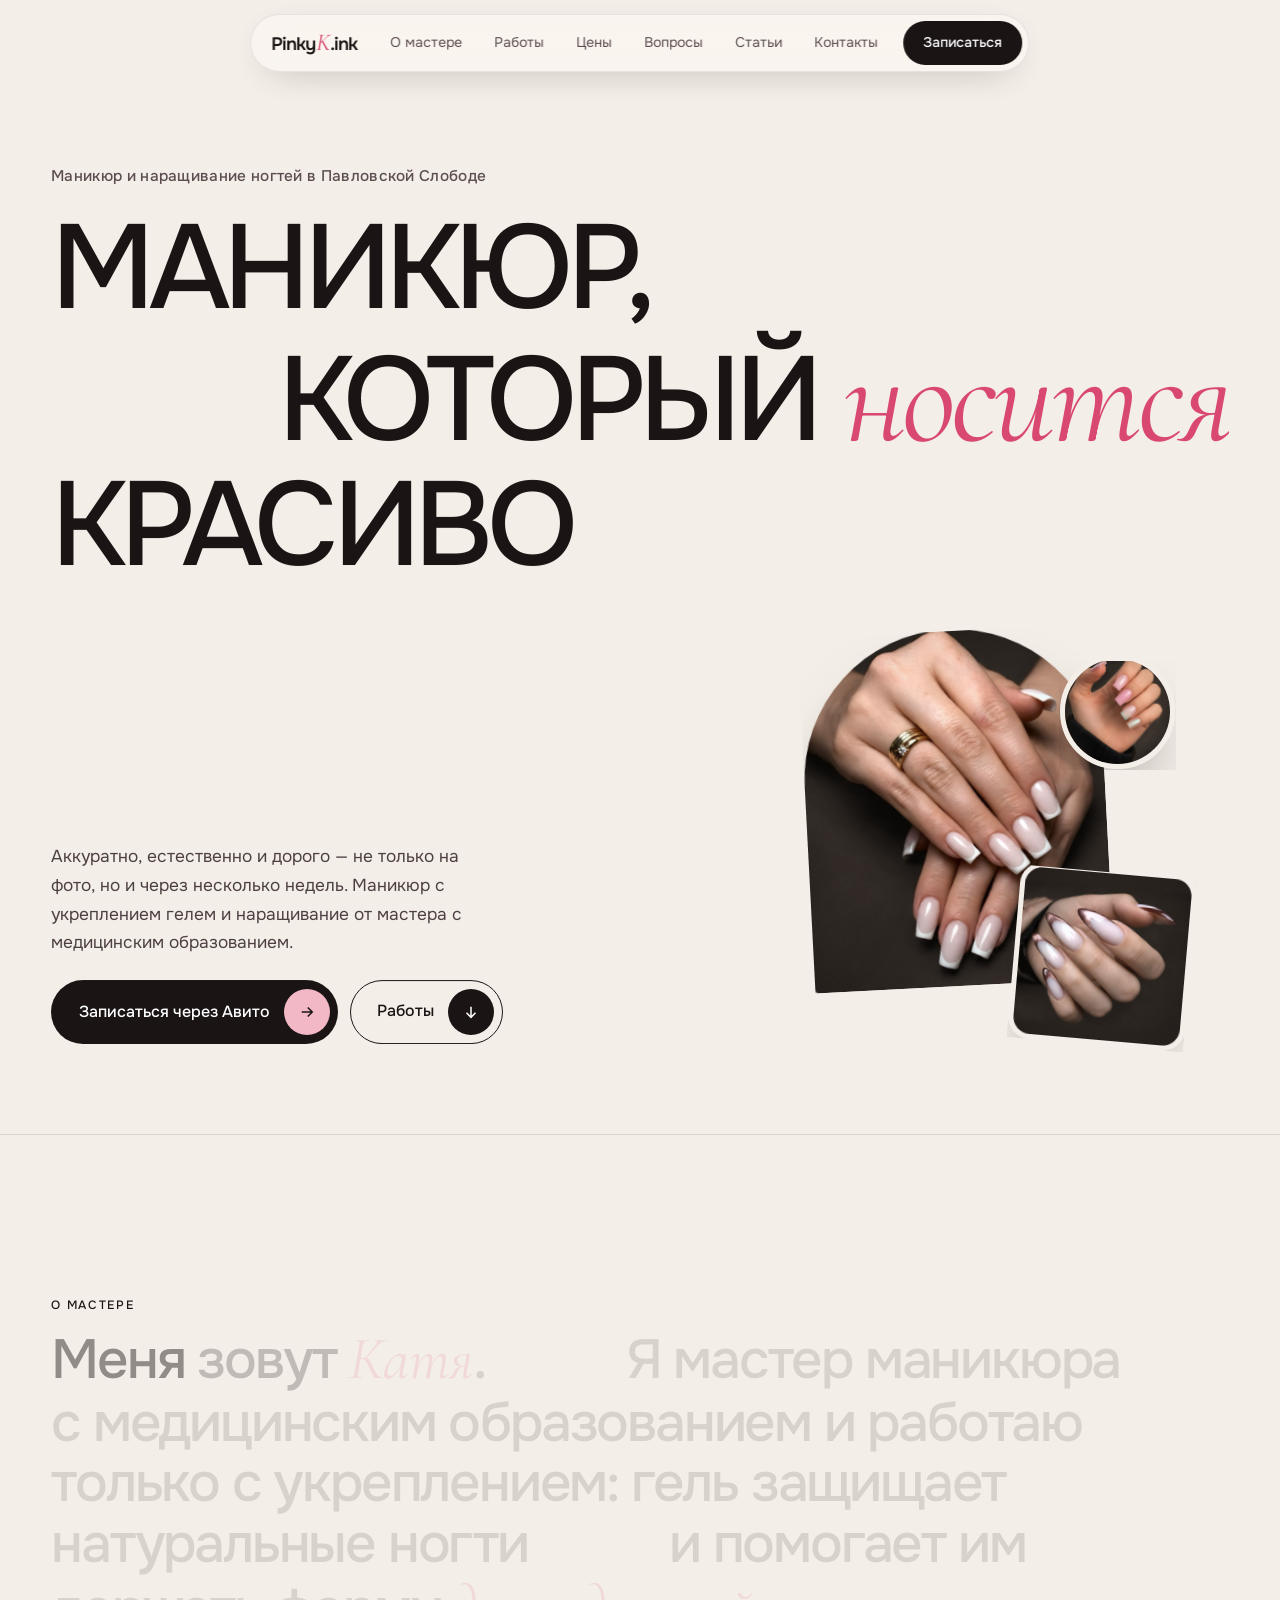
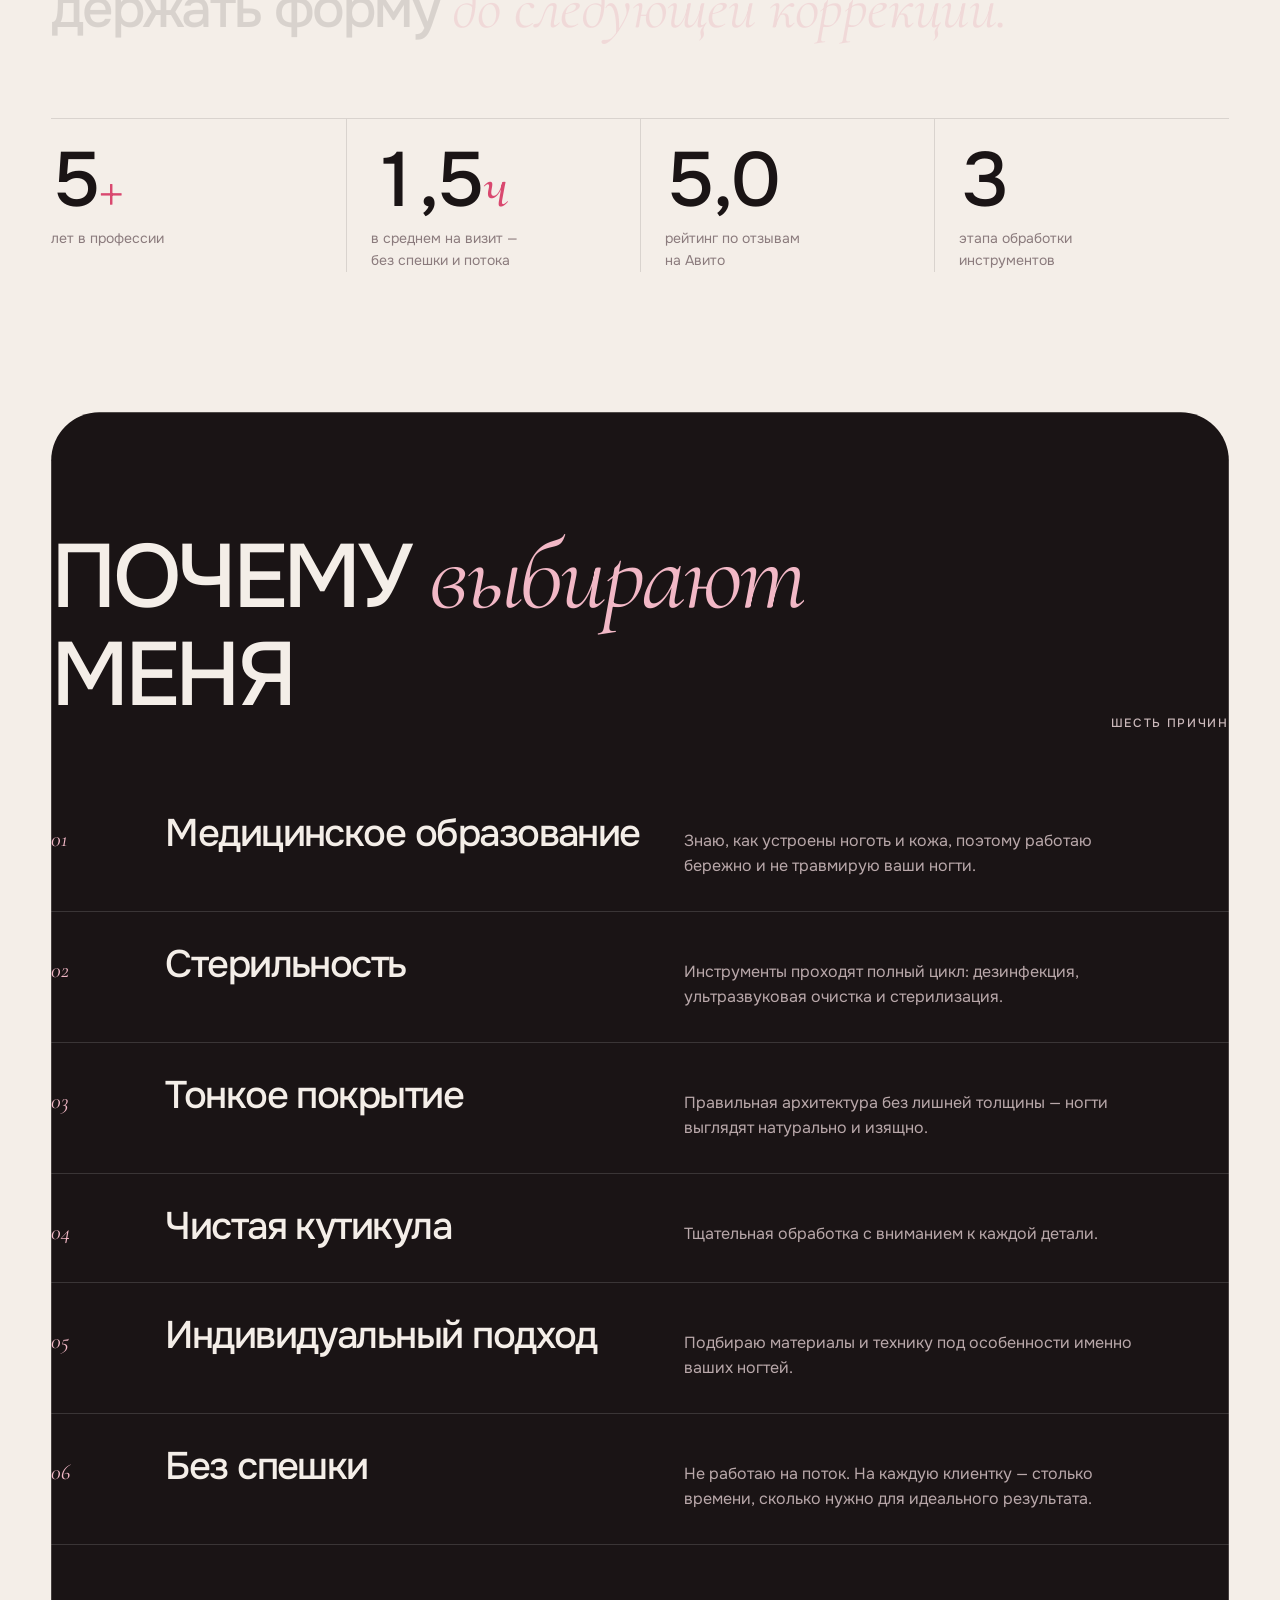
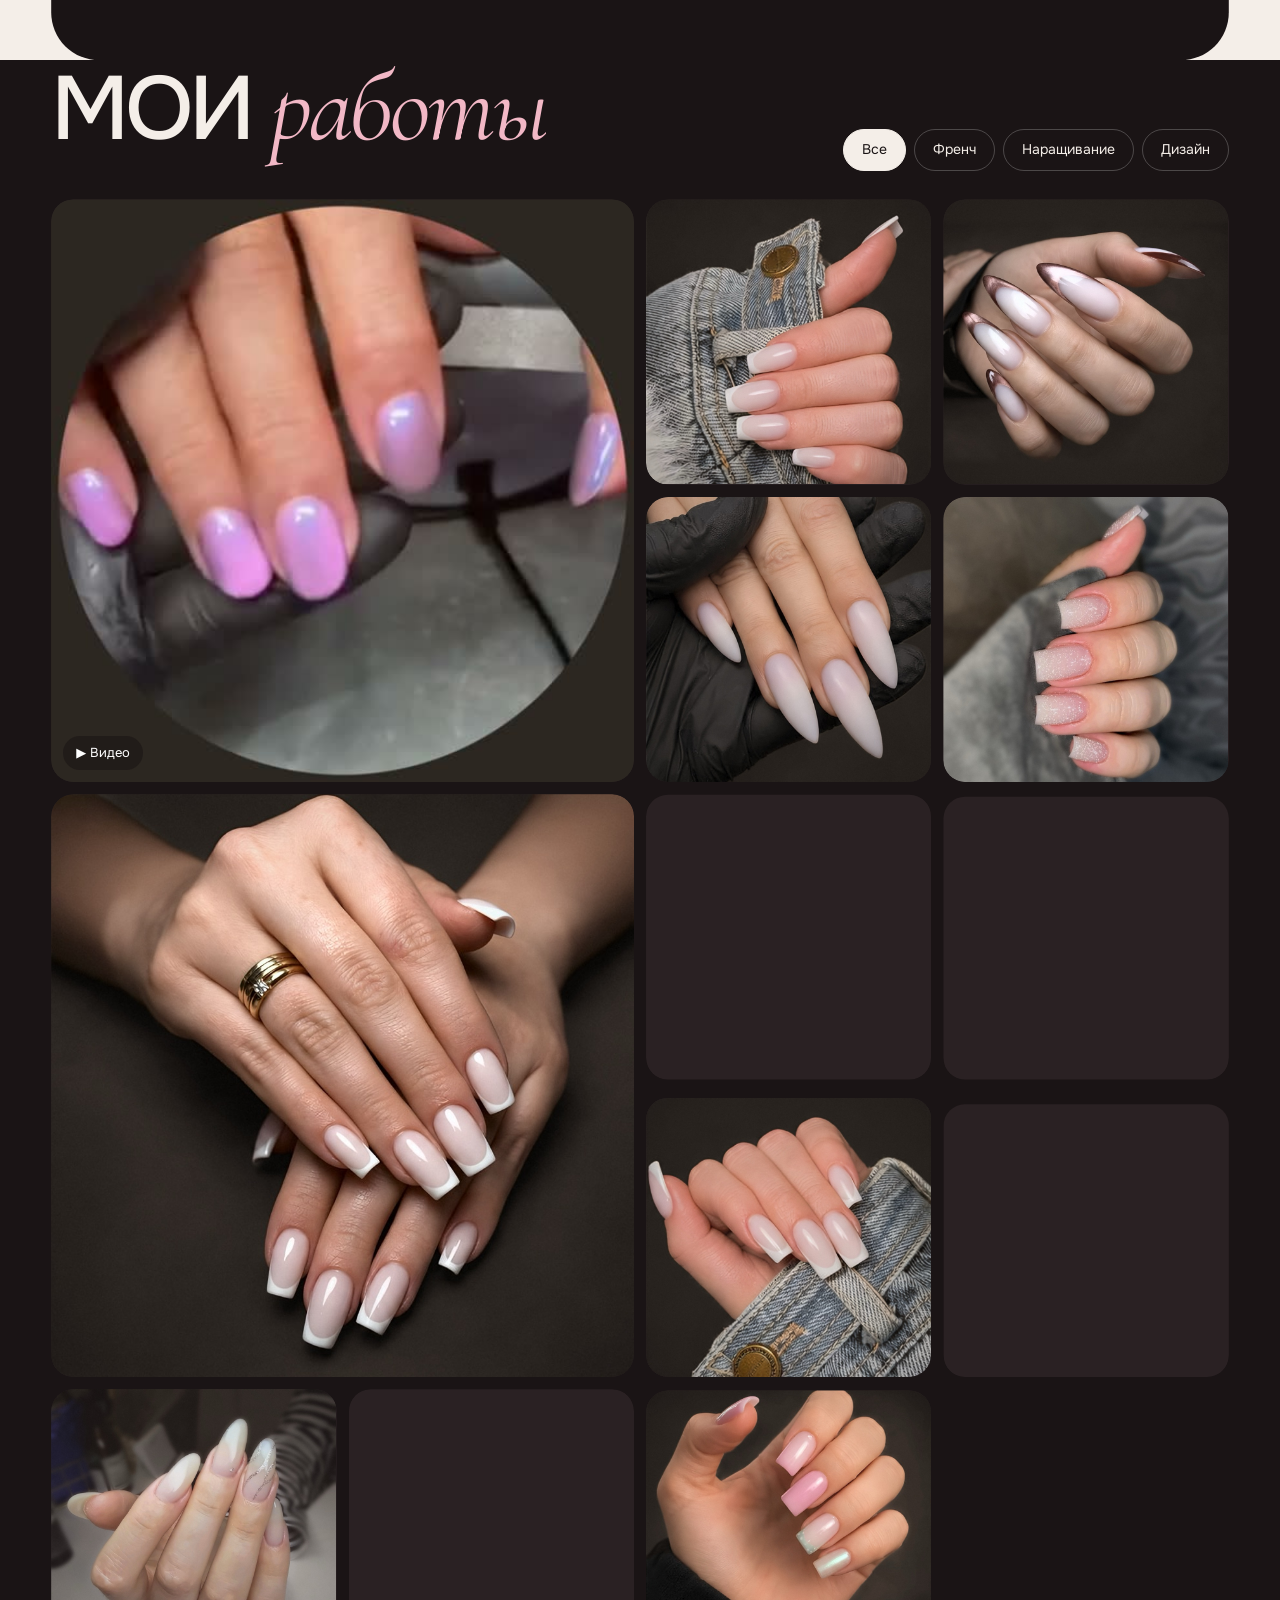
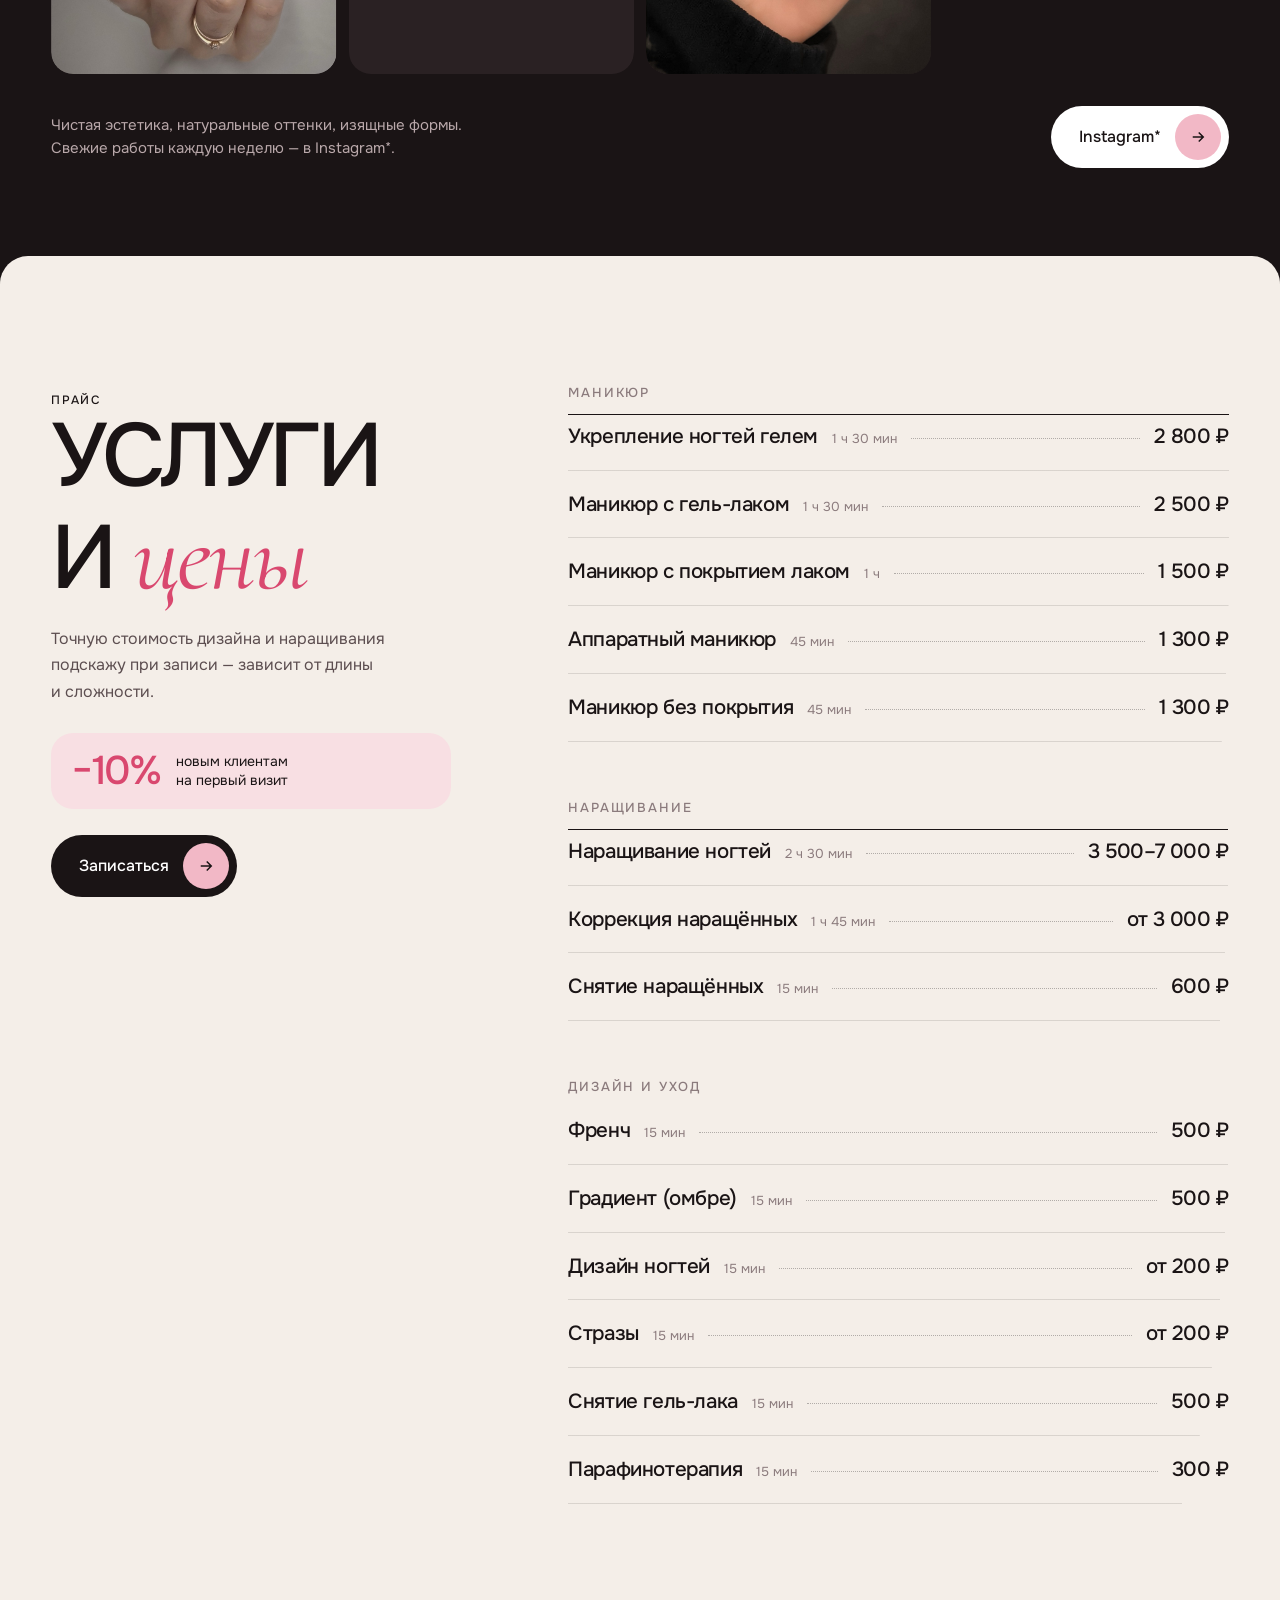
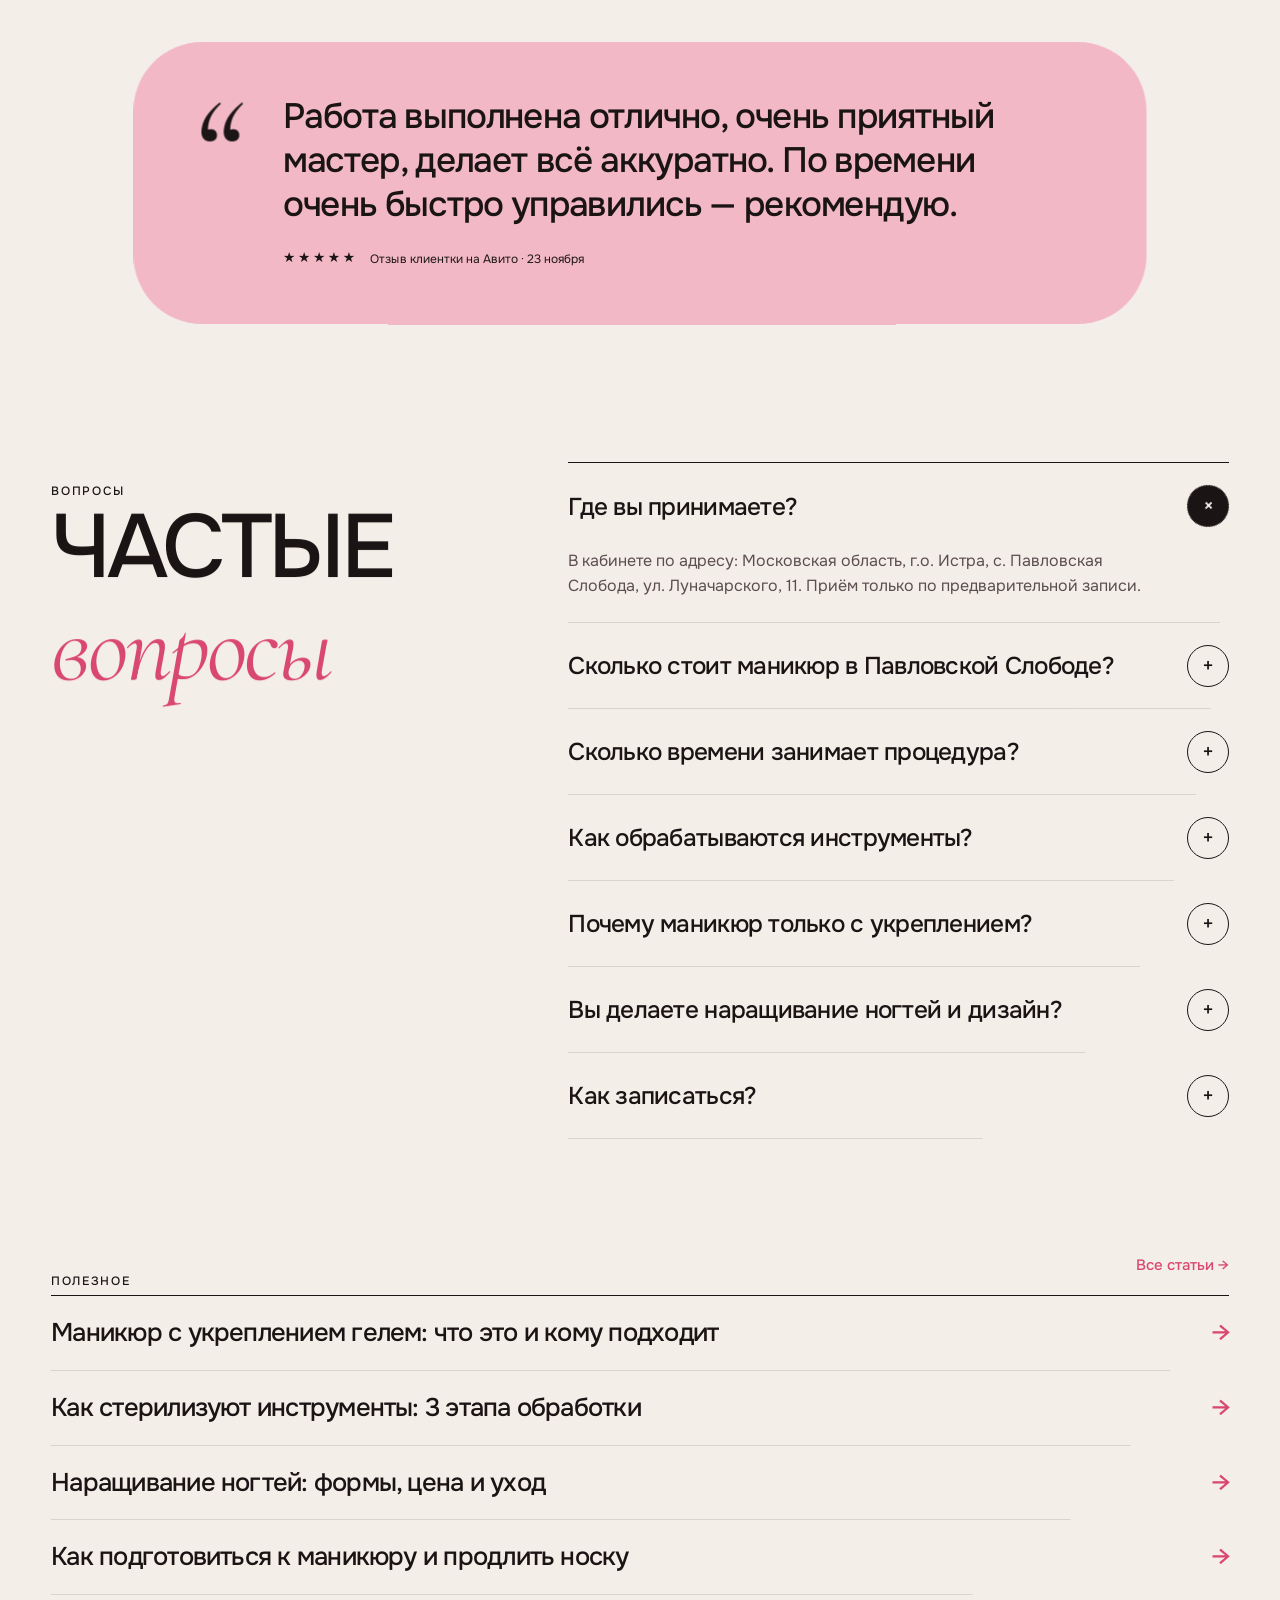
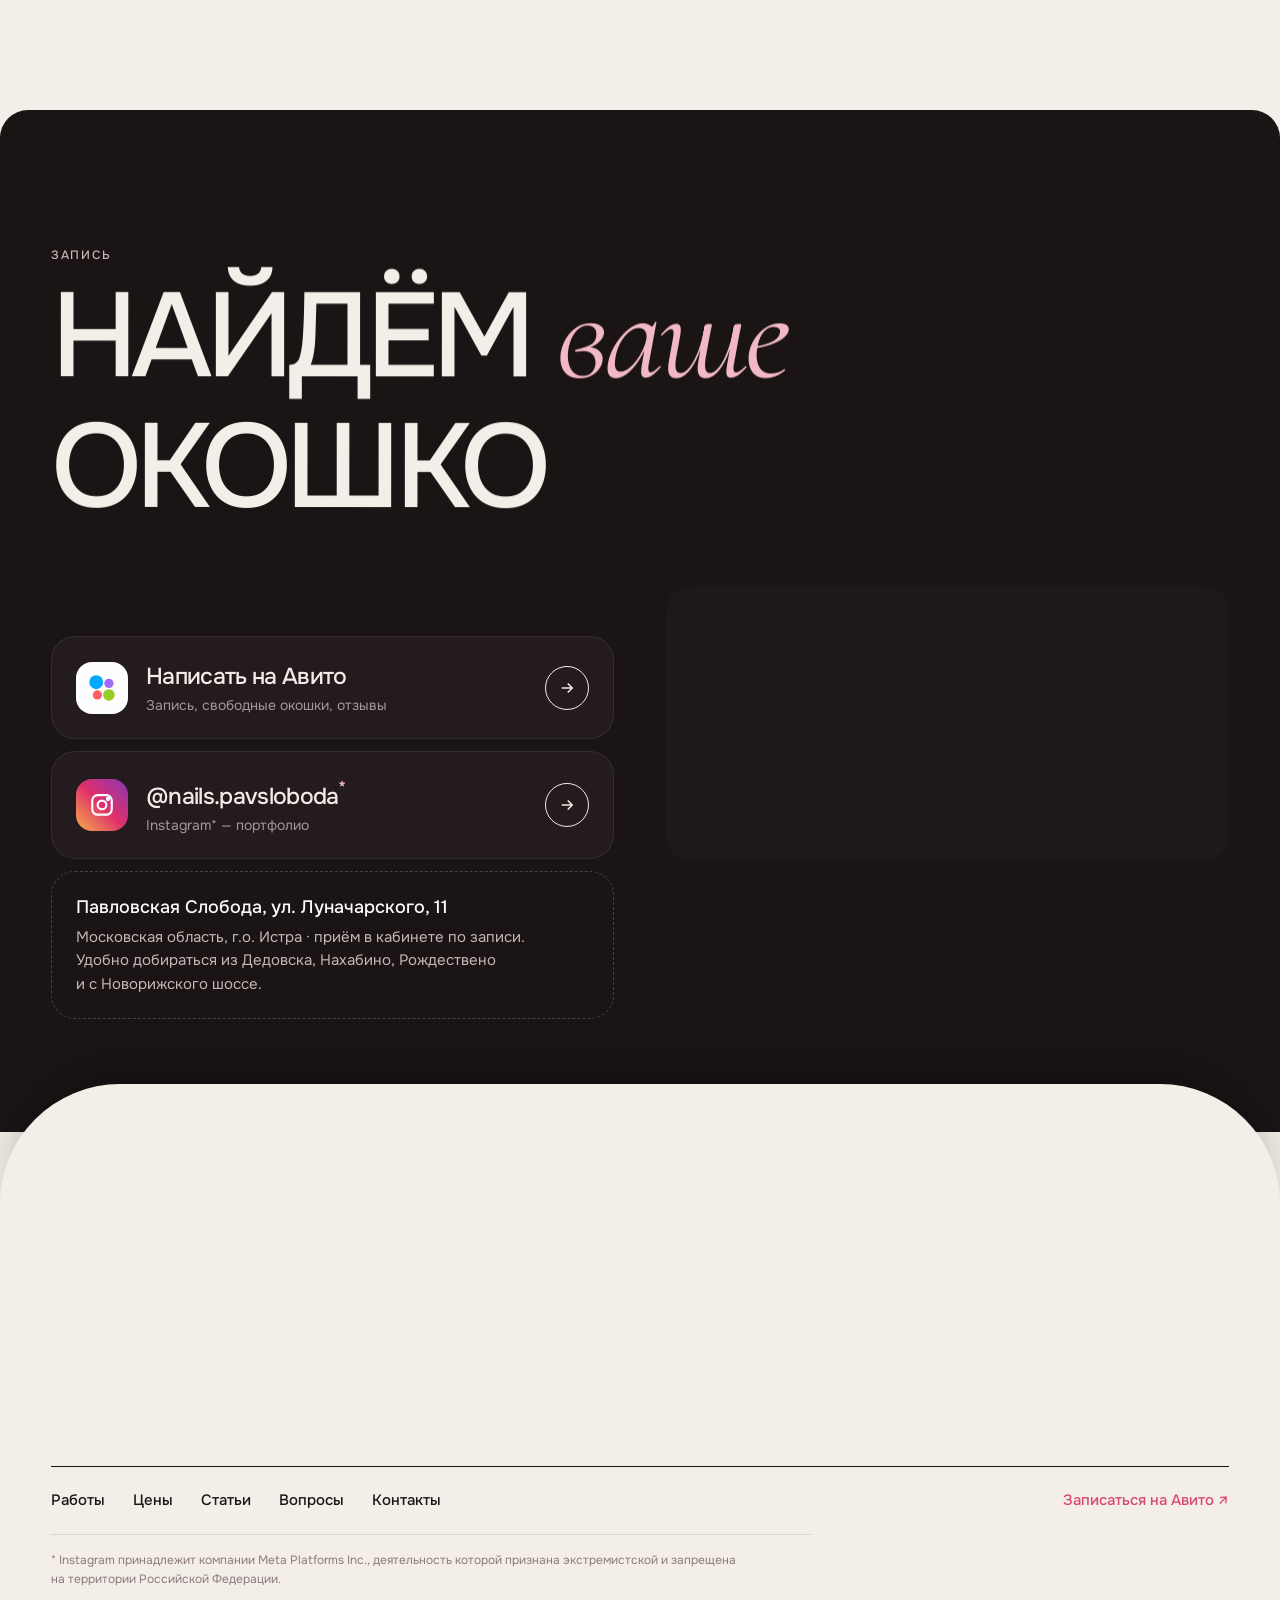
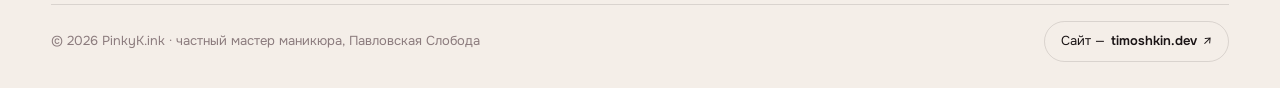
<file: index.html>
<!doctype html>
<html lang="ru">
<head>
<meta charset="utf-8">
<meta name="viewport" content="width=device-width, initial-scale=1, viewport-fit=cover">
<title>Маникюр в Павловской Слободе — наращивание ногтей, укрепление гелем | PinkyK.ink</title>
<meta name="description" content="Маникюр с укреплением гелем от 2 500 ₽ и наращивание ногтей в Павловской Слободе (г.о. Истра). Мастер Катя: медицинское образование, опыт 5+ лет, стерильные инструменты. Скидка 10% на первый визит. Запись онлайн.">
<meta name="keywords" content="маникюр Павловская Слобода, наращивание ногтей Павловская Слобода, маникюр Истра, укрепление ногтей гелем, мастер маникюра, френч, гель-лак, маникюр Новорижское шоссе">
<meta name="robots" content="index,follow,max-image-preview:large,max-snippet:-1,max-video-preview:-1">
<link rel="canonical" href="https://pinkyk.ink/">
<meta name="geo.region" content="RU-MOS">
<meta name="geo.placename" content="Павловская Слобода">
<meta name="geo.position" content="55.81575;37.08799">
<meta name="ICBM" content="55.81575, 37.08799">
<meta property="og:type" content="website">
<meta property="og:locale" content="ru_RU">
<meta property="og:site_name" content="PinkyK.ink">
<meta property="og:title" content="Маникюр и наращивание ногтей в Павловской Слободе — PinkyK.ink">
<meta property="og:description" content="Эстетичный маникюр с укреплением гелем. Медицинское образование, стерильность, тонкое покрытие. −10% на первый визит.">
<meta property="og:image" content="https://pinkyk.ink/img/og.jpg">
<meta property="og:image:width" content="1200">
<meta property="og:image:height" content="630">
<meta property="og:image:alt" content="Примеры работ: френч, хромовый френч, розовый маникюр">
<meta property="og:url" content="https://pinkyk.ink/">
<meta name="twitter:card" content="summary_large_image">
<meta name="twitter:title" content="Маникюр и наращивание ногтей в Павловской Слободе — PinkyK.ink">
<meta name="twitter:description" content="Маникюр с укреплением гелем от 2 500 ₽. Мастер с медицинским образованием.">
<meta name="twitter:image" content="https://pinkyk.ink/img/og.jpg">
<meta name="theme-color" content="#f4eee8">
<meta name="yandex-verification" content="e20f8c173bd4249e">
<meta name="format-detection" content="telephone=no">
<link rel="icon" href="/favicon.ico" sizes="48x48">
<link rel="icon" href="/favicon.svg" type="image/svg+xml">
<link rel="icon" href="/favicon-120.png" type="image/png" sizes="120x120">
<link rel="apple-touch-icon" href="/apple-touch-icon.png">
<link rel="manifest" href="/site.webmanifest">
<link rel="preload" as="image" href="img/01.jpg" fetchpriority="high">
<link rel="preconnect" href="https://mc.yandex.ru">
<link rel="preconnect" href="https://fonts.googleapis.com">
<link rel="preconnect" href="https://fonts.gstatic.com" crossorigin>
<link href="https://fonts.googleapis.com/css2?family=Cormorant+Garamond:ital,wght@1,400;1,500&family=Onest:wght@400;500;600&display=swap" rel="stylesheet">
<script type="application/ld+json">
{
 "@context": "https://schema.org",
 "@graph": [
  {
   "@type": "WebSite",
   "@id": "https://pinkyk.ink/#website",
   "url": "https://pinkyk.ink/",
   "name": "PinkyK.ink",
   "alternateName": [
    "PinkyK",
    "Pinky K",
    "Пинки Кей"
   ],
   "inLanguage": "ru-RU",
   "description": "Маникюр и наращивание ногтей в Павловской Слободе"
  },
  {
   "@type": [
    "NailSalon",
    "BeautySalon"
   ],
   "@id": "https://pinkyk.ink/#business",
   "name": "PinkyK.ink",
   "alternateName": [
    "PinkyK",
    "PinkyK.ink — маникюр в Павловской Слободе"
   ],
   "url": "https://pinkyk.ink/",
   "logo": "https://pinkyk.ink/icon-512.png",
   "image": [
    "https://pinkyk.ink/img/01.jpg",
    "https://pinkyk.ink/img/06.jpg",
    "https://pinkyk.ink/img/07.jpg",
    "https://pinkyk.ink/img/12.jpg"
   ],
   "description": "Эстетичный маникюр с укреплением гелем и наращивание ногтей в Павловской Слободе. Мастер с медицинским образованием и опытом более 5 лет, полная стерилизация инструментов.",
   "slogan": "Маникюр, который носится красиво",
   "priceRange": "500–7000 ₽",
   "currenciesAccepted": "RUB",
   "address": {
    "@type": "PostalAddress",
    "streetAddress": "ул. Луначарского, 11",
    "addressLocality": "Павловская Слобода",
    "addressRegion": "Московская область",
    "postalCode": "143581",
    "addressCountry": "RU"
   },
   "geo": {
    "@type": "GeoCoordinates",
    "latitude": 55.81575,
    "longitude": 37.08799
   },
   "hasMap": "https://yandex.ru/maps/?text=%D0%9F%D0%B0%D0%B2%D0%BB%D0%BE%D0%B2%D1%81%D0%BA%D0%B0%D1%8F%20%D0%A1%D0%BB%D0%BE%D0%B1%D0%BE%D0%B4%D0%B0%2C%20%D1%83%D0%BB.%20%D0%9B%D1%83%D0%BD%D0%B0%D1%87%D0%B0%D1%80%D1%81%D0%BA%D0%BE%D0%B3%D0%BE%2C%2011",
   "areaServed": [
    {
     "@type": "Place",
     "name": "Павловская Слобода"
    },
    {
     "@type": "Place",
     "name": "Истра"
    },
    {
     "@type": "Place",
     "name": "Дедовск"
    },
    {
     "@type": "Place",
     "name": "Нахабино"
    },
    {
     "@type": "Place",
     "name": "Рождествено"
    },
    {
     "@type": "Place",
     "name": "Красногорск"
    }
   ],
   "founder": {
    "@type": "Person",
    "name": "Катя",
    "jobTitle": "Мастер маникюра"
   },
   "knowsAbout": [
    "маникюр",
    "укрепление ногтей гелем",
    "наращивание ногтей",
    "френч",
    "дизайн ногтей"
   ],
   "potentialAction": {
    "@type": "ReserveAction",
    "name": "Записаться",
    "target": {
     "@type": "EntryPoint",
     "urlTemplate": "https://www.avito.ru/pavlovskaya_sloboda/predlozheniya_uslug/manikyur_pavlovskaya_sloboda_8549696573",
     "actionPlatform": [
      "https://schema.org/DesktopWebPlatform",
      "https://schema.org/MobileWebPlatform"
     ]
    }
   },
   "aggregateRating": {
    "@type": "AggregateRating",
    "ratingValue": "5.0",
    "bestRating": "5",
    "worstRating": "1",
    "reviewCount": "2"
   },
   "review": [
    {
     "@type": "Review",
     "datePublished": "2026-11-23",
     "author": {
      "@type": "Person",
      "name": "ksmxxt"
     },
     "publisher": {
      "@type": "Organization",
      "name": "Авито"
     },
     "reviewRating": {
      "@type": "Rating",
      "ratingValue": "5",
      "bestRating": "5"
     },
     "reviewBody": "Работа выполнена отлично, очень приятный мастер, делает все аккуратно, качество работы понравилось, по времени очень быстро управились, рекомендую"
    }
   ],
   "hasOfferCatalog": {
    "@type": "OfferCatalog",
    "name": "Услуги и цены",
    "itemListElement": [
     {
      "@type": "Offer",
      "itemOffered": {
       "@type": "Service",
       "name": "Укрепление ногтей гелем",
       "areaServed": "Павловская Слобода"
      },
      "priceCurrency": "RUB",
      "availability": "https://schema.org/InStock",
      "url": "https://pinkyk.ink/#prices",
      "price": "2800"
     },
     {
      "@type": "Offer",
      "itemOffered": {
       "@type": "Service",
       "name": "Маникюр с покрытием гель-лаком",
       "areaServed": "Павловская Слобода"
      },
      "priceCurrency": "RUB",
      "availability": "https://schema.org/InStock",
      "url": "https://pinkyk.ink/#prices",
      "price": "2500"
     },
     {
      "@type": "Offer",
      "itemOffered": {
       "@type": "Service",
       "name": "Маникюр с покрытием лаком",
       "areaServed": "Павловская Слобода"
      },
      "priceCurrency": "RUB",
      "availability": "https://schema.org/InStock",
      "url": "https://pinkyk.ink/#prices",
      "price": "1500"
     },
     {
      "@type": "Offer",
      "itemOffered": {
       "@type": "Service",
       "name": "Аппаратный маникюр",
       "areaServed": "Павловская Слобода"
      },
      "priceCurrency": "RUB",
      "availability": "https://schema.org/InStock",
      "url": "https://pinkyk.ink/#prices",
      "price": "1300"
     },
     {
      "@type": "Offer",
      "itemOffered": {
       "@type": "Service",
       "name": "Маникюр без покрытия",
       "areaServed": "Павловская Слобода"
      },
      "priceCurrency": "RUB",
      "availability": "https://schema.org/InStock",
      "url": "https://pinkyk.ink/#prices",
      "price": "1300"
     },
     {
      "@type": "Offer",
      "itemOffered": {
       "@type": "Service",
       "name": "Наращивание ногтей",
       "areaServed": "Павловская Слобода"
      },
      "priceCurrency": "RUB",
      "availability": "https://schema.org/InStock",
      "url": "https://pinkyk.ink/#prices",
      "priceSpecification": {
       "@type": "PriceSpecification",
       "minPrice": "3500",
       "maxPrice": "7000",
       "priceCurrency": "RUB"
      },
      "price": "3500"
     },
     {
      "@type": "Offer",
      "itemOffered": {
       "@type": "Service",
       "name": "Коррекция наращённых ногтей",
       "areaServed": "Павловская Слобода"
      },
      "priceCurrency": "RUB",
      "availability": "https://schema.org/InStock",
      "url": "https://pinkyk.ink/#prices",
      "price": "3000"
     },
     {
      "@type": "Offer",
      "itemOffered": {
       "@type": "Service",
       "name": "Снятие наращённых ногтей",
       "areaServed": "Павловская Слобода"
      },
      "priceCurrency": "RUB",
      "availability": "https://schema.org/InStock",
      "url": "https://pinkyk.ink/#prices",
      "price": "600"
     },
     {
      "@type": "Offer",
      "itemOffered": {
       "@type": "Service",
       "name": "Французский маникюр (френч)",
       "areaServed": "Павловская Слобода"
      },
      "priceCurrency": "RUB",
      "availability": "https://schema.org/InStock",
      "url": "https://pinkyk.ink/#prices",
      "price": "500"
     },
     {
      "@type": "Offer",
      "itemOffered": {
       "@type": "Service",
       "name": "Градиент (омбре)",
       "areaServed": "Павловская Слобода"
      },
      "priceCurrency": "RUB",
      "availability": "https://schema.org/InStock",
      "url": "https://pinkyk.ink/#prices",
      "price": "500"
     },
     {
      "@type": "Offer",
      "itemOffered": {
       "@type": "Service",
       "name": "Дизайн ногтей",
       "areaServed": "Павловская Слобода"
      },
      "priceCurrency": "RUB",
      "availability": "https://schema.org/InStock",
      "url": "https://pinkyk.ink/#prices",
      "price": "200"
     },
     {
      "@type": "Offer",
      "itemOffered": {
       "@type": "Service",
       "name": "Покрытие стразами",
       "areaServed": "Павловская Слобода"
      },
      "priceCurrency": "RUB",
      "availability": "https://schema.org/InStock",
      "url": "https://pinkyk.ink/#prices",
      "price": "200"
     },
     {
      "@type": "Offer",
      "itemOffered": {
       "@type": "Service",
       "name": "Снятие гель-лака",
       "areaServed": "Павловская Слобода"
      },
      "priceCurrency": "RUB",
      "availability": "https://schema.org/InStock",
      "url": "https://pinkyk.ink/#prices",
      "price": "500"
     },
     {
      "@type": "Offer",
      "itemOffered": {
       "@type": "Service",
       "name": "Парафинотерапия",
       "areaServed": "Павловская Слобода"
      },
      "priceCurrency": "RUB",
      "availability": "https://schema.org/InStock",
      "url": "https://pinkyk.ink/#prices",
      "price": "300"
     }
    ]
   },
   "sameAs": [
    "https://www.avito.ru/pavlovskaya_sloboda/predlozheniya_uslug/manikyur_pavlovskaya_sloboda_8549696573"
   ]
  },
  {
   "@type": "WebPage",
   "@id": "https://pinkyk.ink/#webpage",
   "url": "https://pinkyk.ink/",
   "name": "Маникюр в Павловской Слободе — наращивание ногтей, укрепление гелем | PinkyK.ink",
   "description": "Маникюр с укреплением гелем от 2 500 ₽ и наращивание ногтей в Павловской Слободе (г.о. Истра). Мастер Катя: медицинское образование, опыт 5+ лет, стерильные инструменты. Скидка 10% на первый визит. Запись онлайн.",
   "inLanguage": "ru-RU",
   "isPartOf": {
    "@id": "https://pinkyk.ink/#website"
   },
   "about": {
    "@id": "https://pinkyk.ink/#business"
   },
   "primaryImageOfPage": {
    "@type": "ImageObject",
    "url": "https://pinkyk.ink/img/og.jpg",
    "width": 1200,
    "height": 630
   }
  },
  {
   "@type": "FAQPage",
   "@id": "https://pinkyk.ink/#faq",
   "mainEntity": [
    {
     "@type": "Question",
     "name": "Где вы принимаете?",
     "acceptedAnswer": {
      "@type": "Answer",
      "text": "В кабинете по адресу: Московская область, г.о. Истра, с. Павловская Слобода, ул. Луначарского, 11. Приём только по предварительной записи."
     }
    },
    {
     "@type": "Question",
     "name": "Сколько стоит маникюр в Павловской Слободе?",
     "acceptedAnswer": {
      "@type": "Answer",
      "text": "Маникюр с покрытием гель-лаком — 2 500 ₽, укрепление ногтей гелем — 2 800 ₽, маникюр без покрытия — 1 300 ₽. Наращивание ногтей — от 3 500 до 7 000 ₽ в зависимости от длины и сложности. Новым клиентам скидка 10% на первый визит."
     }
    },
    {
     "@type": "Question",
     "name": "Сколько времени занимает процедура?",
     "acceptedAnswer": {
      "@type": "Answer",
      "text": "Маникюр с укреплением и покрытием занимает в среднем 1,5 часа, наращивание ногтей — около 2,5 часов, коррекция наращённых ногтей — около 1 часа 45 минут."
     }
    },
    {
     "@type": "Question",
     "name": "Как обрабатываются инструменты?",
     "acceptedAnswer": {
      "@type": "Answer",
      "text": "Инструменты после каждой клиентки проходят полный цикл обработки в три этапа: дезинфекция, ультразвуковая очистка и стерилизация."
     }
    },
    {
     "@type": "Question",
     "name": "Почему маникюр только с укреплением?",
     "acceptedAnswer": {
      "@type": "Answer",
      "text": "Гель создаёт прочную основу, которая защищает натуральные ногти от «скручивания» и помогает им сохранять форму. Покрытие аккуратно держится до следующей коррекции, и маникюр остаётся красивым всё время носки."
     }
    },
    {
     "@type": "Question",
     "name": "Вы делаете наращивание ногтей и дизайн?",
     "acceptedAnswer": {
      "@type": "Answer",
      "text": "Да. Наращивание любой формы (миндаль, квадрат и другие), коррекция, френч, омбре, хром, стразы и другой дизайн. Стоимость дизайна — от 200 ₽."
     }
    },
    {
     "@type": "Question",
     "name": "Как записаться?",
     "acceptedAnswer": {
      "@type": "Answer",
      "text": "Напишите в сообщения на Авито — мастер пришлёт свободные окошки и поможет подобрать удобное время."
     }
    }
   ]
  },
  {
   "@type": "VideoObject",
   "name": "Маникюр и наращивание ногтей — работы мастера PinkyK.ink",
   "description": "Короткое видео с примерами работ: френч, укрепление гелем, наращивание.",
   "thumbnailUrl": "https://pinkyk.ink/img/video-poster.jpg",
   "contentUrl": "https://pinkyk.ink/img/works.mp4",
   "uploadDate": "2026-11-25",
   "duration": "PT14S"
  }
 ]
}
</script>
<script>document.documentElement.classList.add("js");setTimeout(function(){if(!document.documentElement.classList.contains("ready"))document.documentElement.classList.remove("js")},4000)</script>
<style>
:root{
  --cream:#f4eee8; --paper:#fbf7f3; --ink:#1a1415; --ink2:#241c1e; --mute:#8b7b7d; --line:rgba(26,20,21,.12);
  --rose:#f2b8c6; --hot:#d9486f; --blush:#f8dfe3;
  --sans:Onest,system-ui,-apple-system,"Segoe UI",sans-serif; --serif:"Cormorant Garamond",Georgia,serif;
  --pad:clamp(18px,4vw,56px); --r:28px;
}
*{box-sizing:border-box;margin:0;padding:0}
html{-webkit-text-size-adjust:100%}
body{background:var(--cream);color:var(--ink);font:400 16px/1.55 var(--sans);-webkit-font-smoothing:antialiased;overflow-x:hidden}
img,video{display:block;max-width:100%}
a{color:inherit;text-decoration:none}
button{font:inherit;color:inherit}
::selection{background:var(--rose);color:var(--ink)}
.wrap{max-width:1320px;margin:0 auto;padding:0 var(--pad)}
h1,h2,h3,blockquote,.big,summary h3{text-wrap:balance}
p,small,.place,.legal span{text-wrap:pretty}
.pc,.tm,.btn,.nav a{white-space:nowrap}
i.s,em{font-family:var(--serif);font-style:italic;font-weight:400;letter-spacing:-.01em}

/* type */
.h-xl{font-size:clamp(44px,9.3vw,146px);line-height:.94;letter-spacing:-.055em;font-weight:500;text-transform:uppercase}
.h-xl em{text-transform:none;font-size:1.12em;letter-spacing:-.03em;color:var(--hot)}
.h-l{font-size:clamp(38px,7vw,104px);line-height:.94;letter-spacing:-.05em;font-weight:500;text-transform:uppercase}
.h-l em{text-transform:none;font-size:1.12em;letter-spacing:-.03em}
.kicker{display:inline-flex;align-items:center;gap:10px;font-size:12px;letter-spacing:.14em;text-transform:uppercase;font-weight:500}

/* nav */
.nav{position:fixed;top:14px;left:50%;transform:translateX(-50%);z-index:40;display:flex;align-items:center;gap:6px;padding:6px 6px 6px 20px;border-radius:999px;background:rgba(251,247,243,.72);backdrop-filter:blur(18px) saturate(1.4);-webkit-backdrop-filter:blur(18px) saturate(1.4);border:1px solid rgba(26,20,21,.08);box-shadow:0 10px 40px -18px rgba(26,20,21,.35);white-space:nowrap}
.brand{font-weight:600;font-size:18px;letter-spacing:-.04em;margin-right:14px}
.brand em{font-size:1.35em;color:var(--hot);margin-left:1px}
.nav a.l{padding:9px 13px;font-size:14px;border-radius:999px;color:#5c4e50;transition:.2s}
.nav a.l:hover{background:rgba(26,20,21,.06);color:var(--ink)}
.nav .cta{background:var(--ink);color:#fff;padding:11px 20px;border-radius:999px;font-size:14px;font-weight:500;margin-left:6px;transition:.25s}
.nav .cta:hover{background:var(--hot)}

/* buttons */
.btn{display:inline-flex;align-items:center;gap:14px;padding:8px 8px 8px 28px;border-radius:999px;font-weight:500;font-size:16px;background:var(--ink);color:#fff;transition:.3s}
.btn .a{width:46px;height:46px;border-radius:50%;background:var(--rose);color:var(--ink);display:grid;place-items:center;transition:.35s cubic-bezier(.2,.8,.2,1)}
.btn:hover{background:var(--hot)}
.btn:hover .a{transform:rotate(-45deg);background:#fff}
.btn.light{background:#fff;color:var(--ink)}
.btn.light:hover{background:var(--rose)}
.btn.line{background:transparent;color:inherit;border:1px solid currentColor;padding:8px 8px 8px 26px}
.btn.line .a{background:var(--ink);color:#fff}
.btn.line:hover{background:var(--ink);color:#fff}
.btn.line:hover .a{background:var(--rose);color:var(--ink)}

/* hero */
.hero{position:relative;padding:clamp(120px,13vw,190px) 0 clamp(50px,7vw,100px);border-bottom:1px solid var(--line)}
.hero .wrap{position:relative;z-index:1;width:100%}
.hero h1 .ln{display:block;overflow:hidden;padding:.14em 0 .08em;margin-top:-.14em}
.hero h1 .ln>span{display:block}
.hero h1 .ln.r{text-align:right}
.hero-mid{display:grid;grid-template-columns:1fr auto;gap:32px;align-items:end;margin-top:clamp(22px,3vw,44px)}
.hero-mid p{max-width:440px;font-size:clamp(16px,1.35vw,19px);color:#4d4042}
.hero-cta{display:flex;gap:12px;flex-wrap:wrap;margin-top:24px}
.stack{position:relative;width:clamp(250px,30vw,430px);aspect-ratio:1/1.08;margin-right:3vw}
.stack figure{position:absolute;overflow:hidden;box-shadow:0 30px 60px -28px rgba(26,20,21,.55)}
.stack img{width:100%;height:100%;object-fit:cover}
.stack .f1{inset:0 22% 14% 0;border-radius:999px 999px 22px 22px;rotate:-3deg}
.stack .f2{width:46%;aspect-ratio:1;right:0;bottom:0;border-radius:22px;border:5px solid var(--cream);rotate:5deg}
.stack .f3{width:30%;aspect-ratio:1;right:4%;top:6%;border-radius:50%;border:5px solid var(--cream)}
.h1sub{display:block;font-size:clamp(13px,1.2vw,16px);letter-spacing:.02em;line-height:1.4;font-weight:500;text-transform:none;color:#5c4e50;margin-bottom:clamp(14px,1.8vw,26px)}
/* manifesto */
.mani{padding:clamp(80px,11vw,170px) 0}
.mani .big{font-size:clamp(27px,4.3vw,64px);line-height:1.1;letter-spacing:-.04em;font-weight:500;max-width:1180px;margin-top:26px}
.mani .big em{color:var(--hot);font-size:1.1em}
.mani .big .ph{display:inline-block;width:1.9em;height:1em;border-radius:999px;background-size:cover;background-position:center;vertical-align:-.12em;margin:0 .1em}
.stats{display:grid;grid-template-columns:repeat(4,1fr);margin-top:clamp(48px,6vw,90px);border-top:1px solid var(--line)}
.stats b{font-variant-numeric:tabular-nums}
.stats div{padding:24px 20px 0 0}
.stats div+div{border-left:1px solid var(--line);padding-left:24px}
.stats b{display:block;font-size:clamp(40px,6vw,88px);font-weight:500;letter-spacing:-.06em;line-height:1}
.stats b em{font-size:.8em;color:var(--hot)}
.stats small{display:block;margin-top:8px;color:var(--mute);font-size:14px;max-width:180px}

/* why */
.why{background:var(--ink);color:var(--cream);border-radius:var(--r) var(--r) 0 0;padding:clamp(70px,9vw,140px) 0}
.why .head{display:flex;justify-content:space-between;align-items:end;gap:24px;flex-wrap:wrap;margin-bottom:clamp(36px,5vw,70px)}
.why .h-l em{color:var(--rose)}
.why .kicker{color:#cbb9bb}
.acc{--lc:rgba(255,255,255,.14)}
.acc .it{display:grid;grid-template-columns:90px 1fr 1.1fr;gap:24px;align-items:baseline;padding:clamp(20px,2.6vw,34px) 0;transition:padding .4s,color .3s;position:relative}
.acc .it::before{content:"";position:absolute;inset:0 calc(var(--pad)*-.5);background:var(--rose);border-radius:20px;transform:scaleY(0);transform-origin:bottom;transition:transform .45s cubic-bezier(.2,.8,.2,1);z-index:0}
.acc .it>*{position:relative;z-index:1}
.acc .it .n{font-family:var(--serif);font-style:italic;font-size:22px;color:var(--rose);transition:.3s}
.acc .it h3{font-size:clamp(22px,3vw,42px);font-weight:500;letter-spacing:-.04em;line-height:1.05}
.acc .it p{color:#b9a8aa;max-width:460px;transition:.3s}
@media(hover:hover){
  .acc .it:hover::before{transform:scaleY(1)}
  .acc .it:hover{color:var(--ink)}
  .acc .it:hover .n,.acc .it:hover p{color:var(--ink)}
}

/* works */
.works{background:var(--ink);color:var(--cream);padding:0 0 clamp(70px,9vw,140px)}
.works .head{display:flex;justify-content:space-between;align-items:end;gap:20px;flex-wrap:wrap;margin-bottom:clamp(26px,3.5vw,48px)}
.works .h-l em{color:var(--rose)}
.filters{display:flex;gap:8px;flex-wrap:wrap}
.filters button{border:1px solid rgba(255,255,255,.22);background:none;padding:9px 18px;border-radius:999px;font-size:14px;cursor:pointer;transition:.25s}
.filters button:hover{border-color:var(--rose)}
.filters button.on{background:var(--cream);color:var(--ink);border-color:var(--cream)}
.bento{display:grid;grid-template-columns:repeat(4,1fr);grid-auto-flow:dense;gap:12px}
.bento .c{position:relative;border-radius:22px;overflow:hidden;aspect-ratio:1;cursor:zoom-in;border:0;padding:0;background:#2a2123;display:block;width:100%}
.bento .c.big{grid-column:span 2;grid-row:span 2}
.bento .c.hide{display:none}
.bento img,.bento video{width:100%;height:100%;object-fit:cover;transition:transform .9s cubic-bezier(.2,.8,.2,1)}
.bento .c:hover img{transform:scale(1.07)}
.bento .cap{position:absolute;left:12px;bottom:12px;padding:7px 13px;border-radius:999px;background:rgba(26,20,21,.55);backdrop-filter:blur(10px);-webkit-backdrop-filter:blur(10px);color:#fff;font-size:13px;opacity:0;transform:translateY(8px);transition:.35s}
.bento .c:hover .cap,.bento .c.vid .cap{opacity:1;transform:none}
.bento .c.vid{cursor:default}
.works .foot{display:flex;justify-content:space-between;align-items:center;gap:20px;flex-wrap:wrap;margin-top:32px}
.works .foot p{color:#b9a8aa;max-width:420px;font-size:15px}

/* prices */
.prices{padding:clamp(70px,9vw,140px) 0;border-radius:var(--r) var(--r) 0 0;background:var(--cream);margin-top:calc(var(--r)*-1);position:relative}
.prices .grid{display:grid;grid-template-columns:.8fr 1.2fr;gap:clamp(30px,6vw,100px);align-items:start}
.prices .side{position:sticky;top:110px}
.prices .side p{color:#5c4e50;margin:22px 0 28px;max-width:380px}
.sale{display:flex;align-items:center;gap:16px;padding:18px 20px;border-radius:22px;background:var(--blush);margin-bottom:26px;max-width:400px}
.sale b{font-size:40px;letter-spacing:-.06em;font-weight:500;line-height:1;color:var(--hot)}
.sale span{font-size:14px;line-height:1.35}
.grp+.grp{margin-top:44px}
.grp h3{font-size:13px;letter-spacing:.14em;text-transform:uppercase;font-weight:500;color:var(--mute);padding-bottom:12px;--lc:var(--ink)}
.pr{display:flex;align-items:baseline;gap:14px;padding:18px 0;--lc:var(--line);transition:padding .3s}
.pr:hover{padding-left:10px}
.pr .nm{font-size:clamp(17px,1.6vw,22px);letter-spacing:-.02em;font-weight:500}
.pr .tm{font-size:13px;color:var(--mute);white-space:nowrap}
.pr .dots{flex:1;border-bottom:1px dotted rgba(26,20,21,.3);transform:translateY(-4px);min-width:16px}
.pr .pc{font-size:clamp(17px,1.6vw,22px);font-weight:500;letter-spacing:-.03em;white-space:nowrap}

/* review */
.rev{padding:0 0 clamp(70px,9vw,140px)}
.rev .card{background:var(--rose);border-radius:var(--r);padding:clamp(28px,5vw,72px);display:grid;grid-template-columns:auto 1fr;gap:clamp(20px,4vw,60px);align-items:start}
.rev .q{font-family:var(--serif);font-style:italic;font-size:clamp(90px,14vw,220px);line-height:.7;color:var(--ink)}
.rev blockquote{font-size:clamp(22px,3.2vw,46px);line-height:1.12;letter-spacing:-.035em;font-weight:500}
.rev cite{display:flex;gap:14px;align-items:center;flex-wrap:wrap;margin-top:28px;font-style:normal;font-size:14px}
.rev .stars{letter-spacing:3px;font-size:16px}

/* faq */
.faq{padding:0 0 clamp(70px,9vw,140px)}
.faq .grid{display:grid;grid-template-columns:.8fr 1.2fr;gap:clamp(30px,6vw,100px);align-items:start}
.faq details{--lc:var(--line)}
.faq .qs{border-top:1px solid var(--ink)}
.faq summary{list-style:none;cursor:pointer;display:flex;justify-content:space-between;align-items:center;gap:20px;padding:22px 0}
.faq summary::-webkit-details-marker{display:none}
.faq summary h3{font-size:clamp(18px,1.9vw,26px);font-weight:500;letter-spacing:-.03em;line-height:1.2}
.faq summary::after{content:"+";flex:none;width:40px;height:40px;border-radius:50%;border:1px solid var(--ink);display:grid;place-items:center;font-size:22px;font-weight:400;transition:.35s}
.faq details[open] summary::after{transform:rotate(45deg);background:var(--ink);color:#fff}
.faq details p{padding:0 60px 24px 0;color:#5c4e50;max-width:640px}
@media (max-width:900px){.faq .grid{grid-template-columns:1fr}.faq details p{padding-right:0}}
/* reads */
.reads{padding:0 0 clamp(70px,9vw,140px)}
.rhead{display:flex;justify-content:space-between;align-items:center;margin-bottom:18px}
.rhead .all{font-size:15px;font-weight:500;text-decoration:none;color:var(--hot)}
.rlist{border-top:1px solid var(--ink)}
.rlist a{--lc:var(--line);display:flex;justify-content:space-between;align-items:center;gap:20px;padding:22px 0;text-decoration:none;font-size:clamp(18px,2vw,26px);font-weight:500;letter-spacing:-.03em;line-height:1.2;transition:padding .35s cubic-bezier(.16,1,.3,1),color .25s}
.rlist a i{font-style:normal;color:var(--hot);transition:transform .35s cubic-bezier(.16,1,.3,1)}
.rlist a:hover{padding-left:12px;color:var(--hot)}
.rlist a:hover i{transform:translateX(6px)}
/* contact */
.contact{background:var(--ink);color:var(--cream);border-radius:var(--r) var(--r) 0 0;padding:clamp(70px,9vw,130px) 0 calc(clamp(70px,9vw,130px) + clamp(28px,4vw,48px));overflow:hidden;position:relative;z-index:1}
.contact .wrap{transform-origin:50% 0}
.contact .h-xl em{color:var(--rose)}
.contact .kicker{color:#cbb9bb}
.contact .grid{display:grid;grid-template-columns:1fr 1fr;gap:clamp(24px,4vw,60px);margin-top:clamp(36px,5vw,70px);align-items:stretch}
.ways{display:flex;flex-direction:column;gap:12px}
.way{display:flex;align-items:center;gap:18px;padding:22px 24px;border-radius:24px;background:var(--ink2);border:1px solid rgba(255,255,255,.08);transition:.35s cubic-bezier(.2,.8,.2,1)}
.way:hover{background:var(--cream);color:var(--ink);transform:translateY(-3px)}
.way .ic{width:52px;height:52px;border-radius:16px;display:grid;place-items:center;flex:none;background:#fff}
.way b{display:block;font-size:clamp(18px,1.8vw,24px);font-weight:500;letter-spacing:-.03em}
.way small{display:block;color:#a8979a;font-size:14px}
.way:hover small{color:#5c4e50}
.way .go{margin-left:auto;width:44px;height:44px;border-radius:50%;border:1px solid currentColor;display:grid;place-items:center;flex:none;transition:.35s}
.way:hover .go{transform:rotate(-45deg);background:var(--ink);color:#fff;border-color:var(--ink)}
.way sup{color:var(--rose)}
.place{padding:22px 24px;border-radius:24px;border:1px dashed rgba(255,255,255,.2);font-size:15px;color:#cbb9bb}
.place b{display:block;color:#fff;font-weight:500;font-size:18px;margin-bottom:4px}
.map{border-radius:24px;overflow:hidden;min-height:380px;background:var(--ink2);filter:grayscale(.35) contrast(1.05)}
.map iframe{width:100%;height:100%;min-height:380px;border:0;display:block}
.site-foot{position:relative;z-index:2;background:var(--cream);color:var(--ink);border-radius:clamp(28px,4vw,48px) clamp(28px,4vw,48px) 0 0;margin-top:calc(clamp(28px,4vw,48px)*-1);box-shadow:0 -30px 60px -30px rgba(0,0,0,.45)}
.sign{padding:clamp(40px,6vw,96px) var(--pad) clamp(20px,3vw,40px)}
.sign-svg{display:block;width:100%;max-width:1320px;height:auto;margin:0 auto;overflow:hidden}
.sign-svg .ch{fill:var(--ink)}
.sign-svg .k{fill:var(--hot)}
.fbar{padding-bottom:calc(26px + env(safe-area-inset-bottom))}
.fnav{display:flex;flex-wrap:wrap;gap:10px 28px;align-items:center;padding:22px 0;border-top:1px solid var(--ink);font-size:15px;font-weight:500}
.fnav a{text-decoration:none;transition:color .25s}
.fnav a:hover{color:var(--hot)}
.fnav .fcta{margin-left:auto;color:var(--hot)}
.fnote{font-size:12px;color:var(--mute);max-width:760px;padding:16px 0;border-top:1px solid var(--line)}
.fbottom{display:flex;justify-content:space-between;align-items:center;gap:12px 32px;flex-wrap:wrap;font-size:13px;color:var(--mute);padding-top:16px;border-top:1px solid var(--line)}
.credit{display:inline-flex;align-items:center;gap:6px;text-decoration:none;color:var(--ink);padding:9px 16px;border:1px solid var(--line);border-radius:999px;transition:background .25s,color .25s,border-color .25s}
.credit b{font-weight:600}
.credit:hover{background:var(--ink);color:var(--cream);border-color:var(--ink)}

/* mobile bar */
.mbar{display:none}

/* lightbox */
.lb{position:fixed;inset:0;background:rgba(20,15,16,.95);display:none;align-items:center;justify-content:center;z-index:80;padding:20px}
.lb.open{display:flex}
.lb img{max-height:86vh;max-width:min(92vw,880px);border-radius:18px}
.lb button{position:absolute;background:rgba(255,255,255,.1);border:0;color:#fff;width:48px;height:48px;border-radius:50%;font-size:22px;cursor:pointer;display:grid;place-items:center;transition:.2s}
.lb button:hover{background:var(--rose);color:var(--ink)}
.lb .x{top:16px;right:16px}
.lb .pv{left:12px;top:50%;margin-top:-24px}
.lb .nx{right:12px;top:50%;margin-top:-24px}
.lb .ct{position:absolute;bottom:18px;left:0;right:0;text-align:center;color:#cbb9bb;font-size:14px}

/* reveal */
/* motion */
html.js main,html.js .nav{visibility:hidden}
.sl-mask{padding:.12em 0 .16em;margin:-.12em 0 -.16em}
.ln-draw{--w:100%;background-image:linear-gradient(var(--lc),var(--lc));background-repeat:no-repeat;background-position:left bottom;background-size:var(--w) 1px}
.nav{transition:transform .7s cubic-bezier(.16,1,.3,1),background .3s}
.nav.hid{transform:translate(-50%,-160%)}
.intro{position:fixed;inset:0;z-index:100;background:var(--ink);color:var(--cream);display:grid;place-items:center;pointer-events:none}
.intro-w{overflow:hidden;font-size:clamp(40px,9vw,120px);font-weight:500;letter-spacing:-.06em;line-height:1.05;padding:.08em .02em .14em}
.intro-w span{display:block}
.intro-w em{color:var(--rose);font-size:1.16em}
.intro-bar{position:absolute;left:var(--pad);right:var(--pad);bottom:clamp(28px,5vw,56px);height:1px;background:rgba(255,255,255,.12)}
.intro-bar i{position:absolute;inset:0;background:var(--rose);transform-origin:left;transform:scaleX(0)}
.cur{position:fixed;left:0;top:0;z-index:70;width:92px;height:92px;margin:-46px 0 0 -46px;border-radius:50%;background:var(--cream);color:var(--ink);display:grid;place-items:center;font-size:13px;font-weight:500;pointer-events:none;scale:0;mix-blend-mode:normal}
@media (hover:none),(pointer:coarse){.cur{display:none}}

@media (max-width:900px){
  .nav.hid{transform:translateY(-160%)}
  .nav{left:12px;right:12px;transform:none;justify-content:space-between;padding-left:18px}
  .nav a.l{display:none}
  .hero{padding-top:104px}
  .hero-mid{grid-template-columns:1fr;gap:36px}
  .stack{width:min(78vw,360px);margin:0 auto}
  .hero h1 .ln.r{text-align:left}
  .stats{grid-template-columns:1fr 1fr}
  .stats div{padding:20px 12px 20px 0}
  .stats div:nth-child(3){border-left:0;padding-left:0}
  .stats div:nth-child(n+3){border-top:1px solid var(--line)}
  .stats div+div{padding-left:16px}
  .acc .it{grid-template-columns:44px 1fr;gap:6px 10px}
  .acc .it p{grid-column:2}
  .bento{grid-template-columns:1fr 1fr;gap:8px}
  .bento .c{border-radius:16px}
  .bento .cap{opacity:1;transform:none;font-size:11px;left:8px;bottom:8px;padding:5px 10px}
  .prices .grid,.contact .grid{grid-template-columns:1fr}
  .prices .side{position:static}
  .pr{flex-wrap:wrap;gap:2px 10px}
  .pr .nm{flex:1 1 60%}
  .pr .dots{display:none}
  .pr .tm{order:3;flex-basis:100%}
  .rev .card{grid-template-columns:1fr;gap:0}
  .rev .q{height:.45em}
  .map,.map iframe{min-height:300px}
  .mbar{display:flex;position:fixed;left:12px;right:12px;bottom:calc(12px + env(safe-area-inset-bottom));z-index:45;background:var(--hot);color:#fff;border-radius:999px;padding:6px 6px 6px 24px;align-items:center;justify-content:space-between;font-weight:500;box-shadow:0 16px 40px -12px rgba(217,72,111,.7);transform:translateY(140%);transition:transform .5s cubic-bezier(.2,.8,.2,1)}
  .mbar.show{transform:none}
  .mbar .a{width:44px;height:44px;border-radius:50%;background:#fff;color:var(--ink);display:grid;place-items:center}
  .fbar{padding-bottom:calc(96px + env(safe-area-inset-bottom))}
  .fnav .fcta{margin-left:0}
}
@media (prefers-reduced-motion:reduce){
  *,*::before,*::after{animation:none!important;transition:none!important}
  html.js main,html.js .nav{visibility:visible}
  .hero h1 .ln>span{transform:none}
}
</style>
<!-- Yandex.Metrika counter -->
<script>
window.PK_YM_ID=114680630;
(function(m,e,t,r,i,k,a){m[i]=m[i]||function(){(m[i].a=m[i].a||[]).push(arguments)};
m[i].l=1*new Date();
for(var j=0;j<document.scripts.length;j++){if(document.scripts[j].src===r){return;}}
k=e.createElement(t),a=e.getElementsByTagName(t)[0],k.async=1,k.src=r,a.parentNode.insertBefore(k,a)})
(window,document,"script","https://mc.yandex.ru/metrika/tag.js","ym");
ym(114680630,"init",{clickmap:true,trackLinks:true,accurateTrackBounce:true,webvisor:true});
</script>
<noscript><div><img src="https://mc.yandex.ru/watch/114680630" style="position:absolute;left:-9999px;" alt=""></div></noscript>
<!-- /Yandex.Metrika counter -->
</head>
<body>

<nav class="nav">
  <a href="#top" class="brand">Pinky<em>K</em>.ink</a>
  <a class="l" href="#about">О мастере</a>
  <a class="l" href="#works">Работы</a>
  <a class="l" href="#prices">Цены</a>
  <a class="l" href="#faq">Вопросы</a>
  <a class="l" href="/stati/">Статьи</a>
  <a class="l" href="#contact">Контакты</a>
  <a class="cta" href="https://www.avito.ru/pavlovskaya_sloboda/predlozheniya_uslug/manikyur_pavlovskaya_sloboda_8549696573" data-goal="avito_click" data-place="nav" target="_blank" rel="noopener">Записаться</a>
</nav>

<div class="intro" id="intro" aria-hidden="true"><div class="intro-w"><span>Pinky<em>K</em>.ink</span></div><div class="intro-bar"><i></i></div></div>
<div class="cur" id="cur" aria-hidden="true">Смотреть</div>

<main id="top">
<section class="hero">
  <div class="wrap">
    <h1 class="h-xl">
      <span class="h1sub">Маникюр и наращивание ногтей в Павловской Слободе</span>
      <span class="ln"><span>Маникюр,</span></span>
      <span class="ln r"><span>который <em>носится</em></span></span>
      <span class="ln"><span>красиво</span></span>
    </h1>
    <div class="hero-mid">
      <div>
        <p>Аккуратно, естественно и дорого — не только на фото, но и через несколько недель. Маникюр с укреплением гелем и наращивание от мастера с медицинским образованием.</p>
        <div class="hero-cta">
          <a class="btn" href="https://www.avito.ru/pavlovskaya_sloboda/predlozheniya_uslug/manikyur_pavlovskaya_sloboda_8549696573" data-goal="avito_click" data-place="hero" target="_blank" rel="noopener">Записаться через Авито <span class="a"><svg width="18" height="18" viewBox="0 0 24 24" fill="none" stroke="currentColor" stroke-width="2"><path d="M5 12h14M13 6l6 6-6 6"/></svg></span></a>
          <a class="btn line" href="#works">Работы <span class="a"><svg width="18" height="18" viewBox="0 0 24 24" fill="none" stroke="currentColor" stroke-width="2"><path d="M12 5v14M6 13l6 6 6-6"/></svg></span></a>
        </div>
      </div>
      <div class="stack" aria-hidden="true">
        <figure class="f1"><img src="img/01.jpg" alt="Маникюр френч — работа мастера в Павловской Слободе" width="900" height="900" fetchpriority="high"></figure>
        <figure class="f2"><img src="img/06.jpg" alt=""></figure>
        <figure class="f3"><img src="img/12.jpg" alt=""></figure>
      </div>
    </div>
  </div>
</section>

<section class="mani" id="about">
  <div class="wrap">
    <span class="kicker">О мастере</span>
    <p class="big">Меня зовут <em>Катя</em>. <span class="ph" style="background-image:url(img/03.jpg)"></span> Я мастер маникюра с медицинским образованием и работаю только с укреплением: гель защищает натуральные ногти <span class="ph" style="background-image:url(img/07.jpg)"></span> и помогает им держать форму <em>до следующей коррекции.</em></p>
    <div class="stats">
      <div><b>5<em>+</em></b><small>лет в профессии</small></div>
      <div><b>1,5<em>ч</em></b><small>в среднем на визит — без спешки и потока</small></div>
      <div><b>5,0</b><small>рейтинг по отзывам на Авито</small></div>
      <div><b>3</b><small>этапа обработки инструментов</small></div>
    </div>
  </div>
</section>

<section class="why">
  <div class="wrap">
    <div class="head">
      <h2 class="h-l" data-split>Почему <em>выбирают</em><br>меня</h2>
      <span class="kicker">Шесть причин</span>
    </div>
    <div class="acc">
      <div class="it ln-draw"><span class="n">01</span><h3>Медицинское образование</h3><p>Знаю, как устроены ноготь и кожа, поэтому работаю бережно и не травмирую ваши ногти.</p></div>
      <div class="it ln-draw"><span class="n">02</span><h3>Стерильность</h3><p>Инструменты проходят полный цикл: дезинфекция, ультразвуковая очистка и стерилизация.</p></div>
      <div class="it ln-draw"><span class="n">03</span><h3>Тонкое покрытие</h3><p>Правильная архитектура без лишней толщины — ногти выглядят натурально и изящно.</p></div>
      <div class="it ln-draw"><span class="n">04</span><h3>Чистая кутикула</h3><p>Тщательная обработка с вниманием к каждой детали.</p></div>
      <div class="it ln-draw"><span class="n">05</span><h3>Индивидуальный подход</h3><p>Подбираю материалы и технику под особенности именно ваших ногтей.</p></div>
      <div class="it ln-draw"><span class="n">06</span><h3>Без спешки</h3><p>Не работаю на поток. На каждую клиентку — столько времени, сколько нужно для идеального результата.</p></div>
    </div>
  </div>
</section>

<section class="works" id="works">
  <div class="wrap">
    <div class="head">
      <h2 class="h-l" data-split>Мои <em>работы</em></h2>
      <div class="filters" id="filters">
        <button class="on" data-f="all">Все</button>
        <button data-f="french">Френч</button>
        <button data-f="ext">Наращивание</button>
        <button data-f="design">Дизайн</button>
      </div>
    </div>
    <div class="bento" id="bento">
      <div class="c big vid" data-t="all"><video src="img/works.mp4" poster="img/video-poster.jpg" autoplay muted loop playsinline preload="metadata"></video><span class="cap">▶ Видео</span></div>
      <button class="c" data-t="french"><img src="img/02.jpg" alt="Френч на квадратной форме" width="900" height="900" loading="lazy" decoding="async"><span class="cap">Френч</span></button>
      <button class="c" data-t="ext"><img src="img/06.jpg" alt="Наращивание, хромовый френч" width="900" height="900" loading="lazy" decoding="async"><span class="cap">Хром-френч</span></button>
      <button class="c" data-t="ext"><img src="img/07.jpg" alt="Наращивание, миндаль" width="900" height="900" loading="lazy" decoding="async"><span class="cap">Миндаль</span></button>
      <button class="c" data-t="design"><img src="img/04.jpg" alt="Маникюр с блёстками" width="900" height="900" loading="lazy" decoding="async"><span class="cap">Блёстки</span></button>
      <button class="c big" data-t="french"><img src="img/01.jpg" alt="Классический френч" width="900" height="900" loading="lazy" decoding="async"><span class="cap">Классический френч</span></button>
      <button class="c" data-t="design"><img src="img/05.jpg" alt="Чёрный глянец" width="900" height="900" loading="lazy" decoding="async"><span class="cap">Чёрный глянец</span></button>
      <button class="c" data-t="ext"><img src="img/09.jpg" alt="Наращивание, жемчужное покрытие" width="900" height="900" loading="lazy" decoding="async"><span class="cap">Жемчуг</span></button>
      <button class="c" data-t="french"><img src="img/03.jpg" alt="Френч" width="900" height="900" loading="lazy" decoding="async"><span class="cap">Френч</span></button>
      <button class="c" data-t="ext"><img src="img/08.jpg" alt="Наращивание, длинный миндаль" width="900" height="900" loading="lazy" decoding="async"><span class="cap">Длинный миндаль</span></button>
      <button class="c" data-t="design"><img src="img/10.jpg" alt="Наращивание с дизайном" width="900" height="900" loading="lazy" decoding="async"><span class="cap">Дизайн</span></button>
      <button class="c" data-t="design"><img src="img/11.jpg" alt="Розовый с перламутром" width="900" height="900" loading="lazy" decoding="async"><span class="cap">Перламутр</span></button>
      <button class="c" data-t="design"><img src="img/12.jpg" alt="Розовый дизайн" width="900" height="900" loading="lazy" decoding="async"><span class="cap">Розовый</span></button>
    </div>
    <div class="foot">
      <p>Чистая эстетика, натуральные оттенки, изящные формы. Свежие работы каждую неделю — в Instagram*.</p>
      <a class="btn light" href="https://www.instagram.com/nails.pavsloboda/" data-goal="instagram_click" data-place="works" target="_blank" rel="noopener">Instagram* <span class="a"><svg width="18" height="18" viewBox="0 0 24 24" fill="none" stroke="currentColor" stroke-width="2"><path d="M5 12h14M13 6l6 6-6 6"/></svg></span></a>
    </div>
  </div>
</section>

<section class="prices" id="prices">
  <div class="wrap">
    <div class="grid">
      <div class="side">
        <span class="kicker">Прайс</span>
        <h2 class="h-l" data-split style="margin-top:18px">Услуги<br>и <em style="color:var(--hot)">цены</em></h2>
        <p>Точную стоимость дизайна и наращивания подскажу при записи — зависит от длины и сложности.</p>
        <div class="sale"><b>−10%</b><span>новым клиентам<br>на первый визит</span></div>
        <a class="btn" href="https://www.avito.ru/pavlovskaya_sloboda/predlozheniya_uslug/manikyur_pavlovskaya_sloboda_8549696573" data-goal="avito_click" data-place="prices" target="_blank" rel="noopener">Записаться <span class="a"><svg width="18" height="18" viewBox="0 0 24 24" fill="none" stroke="currentColor" stroke-width="2"><path d="M5 12h14M13 6l6 6-6 6"/></svg></span></a>
      </div>
      <div>
        <div class="grp">
          <h3 class="ln-draw">Маникюр</h3>
          <div class="pr ln-draw"><span class="nm">Укрепление ногтей гелем</span><span class="tm">1 ч 30 мин</span><span class="dots"></span><span class="pc">2 800 ₽</span></div>
          <div class="pr ln-draw"><span class="nm">Маникюр с гель-лаком</span><span class="tm">1 ч 30 мин</span><span class="dots"></span><span class="pc">2 500 ₽</span></div>
          <div class="pr ln-draw"><span class="nm">Маникюр с покрытием лаком</span><span class="tm">1 ч</span><span class="dots"></span><span class="pc">1 500 ₽</span></div>
          <div class="pr ln-draw"><span class="nm">Аппаратный маникюр</span><span class="tm">45 мин</span><span class="dots"></span><span class="pc">1 300 ₽</span></div>
          <div class="pr ln-draw"><span class="nm">Маникюр без покрытия</span><span class="tm">45 мин</span><span class="dots"></span><span class="pc">1 300 ₽</span></div>
        </div>
        <div class="grp">
          <h3 class="ln-draw">Наращивание</h3>
          <div class="pr ln-draw"><span class="nm">Наращивание ногтей</span><span class="tm">2 ч 30 мин</span><span class="dots"></span><span class="pc">3 500–7 000 ₽</span></div>
          <div class="pr ln-draw"><span class="nm">Коррекция наращённых</span><span class="tm">1 ч 45 мин</span><span class="dots"></span><span class="pc">от 3 000 ₽</span></div>
          <div class="pr ln-draw"><span class="nm">Снятие наращённых</span><span class="tm">15 мин</span><span class="dots"></span><span class="pc">600 ₽</span></div>
        </div>
        <div class="grp">
          <h3>Дизайн и уход</h3>
          <div class="pr ln-draw"><span class="nm">Френч</span><span class="tm">15 мин</span><span class="dots"></span><span class="pc">500 ₽</span></div>
          <div class="pr ln-draw"><span class="nm">Градиент (омбре)</span><span class="tm">15 мин</span><span class="dots"></span><span class="pc">500 ₽</span></div>
          <div class="pr ln-draw"><span class="nm">Дизайн ногтей</span><span class="tm">15 мин</span><span class="dots"></span><span class="pc">от 200 ₽</span></div>
          <div class="pr ln-draw"><span class="nm">Стразы</span><span class="tm">15 мин</span><span class="dots"></span><span class="pc">от 200 ₽</span></div>
          <div class="pr ln-draw"><span class="nm">Снятие гель-лака</span><span class="tm">15 мин</span><span class="dots"></span><span class="pc">500 ₽</span></div>
          <div class="pr ln-draw"><span class="nm">Парафинотерапия</span><span class="tm">15 мин</span><span class="dots"></span><span class="pc">300 ₽</span></div>
        </div>
      </div>
    </div>
  </div>
</section>

<section class="rev">
  <div class="wrap">
    <div class="card">
      <span class="q" aria-hidden="true">“</span>
      <div>
        <blockquote>Работа выполнена отлично, очень приятный мастер, делает всё аккуратно. По времени очень быстро управились — рекомендую.</blockquote>
        <cite><span class="stars">★★★★★</span><span>Отзыв клиентки на Авито · 23 ноября</span></cite>
      </div>
    </div>
  </div>
</section>

<section class="faq" id="faq">
  <div class="wrap">
    <div class="grid">
      <div>
        <span class="kicker">Вопросы</span>
        <h2 class="h-l" data-split style="margin-top:18px">Частые<br><em style="color:var(--hot)">вопросы</em></h2>
      </div>
      <div class="qs">
        <details class="ln-draw" open><summary><h3>Где вы принимаете?</h3></summary><p>В кабинете по адресу: Московская область, г.о. Истра, с. Павловская Слобода, ул. Луначарского, 11. Приём только по предварительной записи.</p></details>
        <details class="ln-draw"><summary><h3>Сколько стоит маникюр в Павловской Слободе?</h3></summary><p>Маникюр с покрытием гель-лаком — 2 500 ₽, укрепление ногтей гелем — 2 800 ₽, маникюр без покрытия — 1 300 ₽. Наращивание ногтей — от 3 500 до 7 000 ₽ в зависимости от длины и сложности. Новым клиентам скидка 10% на первый визит.</p></details>
        <details class="ln-draw"><summary><h3>Сколько времени занимает процедура?</h3></summary><p>Маникюр с укреплением и покрытием занимает в среднем 1,5 часа, наращивание ногтей — около 2,5 часов, коррекция наращённых ногтей — около 1 часа 45 минут.</p></details>
        <details class="ln-draw"><summary><h3>Как обрабатываются инструменты?</h3></summary><p>Инструменты после каждой клиентки проходят полный цикл обработки в три этапа: дезинфекция, ультразвуковая очистка и стерилизация.</p></details>
        <details class="ln-draw"><summary><h3>Почему маникюр только с укреплением?</h3></summary><p>Гель создаёт прочную основу, которая защищает натуральные ногти от «скручивания» и помогает им сохранять форму. Покрытие аккуратно держится до следующей коррекции, и маникюр остаётся красивым всё время носки.</p></details>
        <details class="ln-draw"><summary><h3>Вы делаете наращивание ногтей и дизайн?</h3></summary><p>Да. Наращивание любой формы (миндаль, квадрат и другие), коррекция, френч, омбре, хром, стразы и другой дизайн. Стоимость дизайна — от 200 ₽.</p></details>
        <details class="ln-draw"><summary><h3>Как записаться?</h3></summary><p>Напишите в сообщения на Авито — мастер пришлёт свободные окошки и поможет подобрать удобное время.</p></details>
      </div>
    </div>
  </div>
</section>

<section class="reads" id="stati">
  <div class="wrap">
    <div class="rhead"><span class="kicker">Полезное</span><a href="/stati/" class="all">Все статьи →</a></div>
    <div class="rlist">
      <a href="/stati/manikyur-s-ukrepleniem-gelem/" class="ln-draw"><span>Маникюр с укреплением гелем: что это и кому подходит</span><i>→</i></a>
      <a href="/stati/sterilizaciya-instrumentov-dlya-manikyura/" class="ln-draw"><span>Как стерилизуют инструменты: 3 этапа обработки</span><i>→</i></a>
      <a href="/stati/naraschivanie-nogtey-formy-i-uhod/" class="ln-draw"><span>Наращивание ногтей: формы, цена и уход</span><i>→</i></a>
      <a href="/stati/kak-podgotovitsya-k-manikyuru/" class="ln-draw"><span>Как подготовиться к маникюру и продлить носку</span><i>→</i></a>
    </div>
  </div>
</section>

<section class="contact" id="contact">
  <div class="wrap">
    <span class="kicker">Запись</span>
    <h2 class="h-xl" data-split style="margin-top:20px">Найдём <em>ваше</em><br>окошко</h2>
    <div class="grid">
      <div class="ways">
        <a class="way" href="https://www.avito.ru/pavlovskaya_sloboda/predlozheniya_uslug/manikyur_pavlovskaya_sloboda_8549696573" data-goal="avito_click" data-place="contact" target="_blank" rel="noopener">
          <span class="ic"><svg width="30" height="30" viewBox="0 0 26 26"><circle cx="8" cy="8" r="6" fill="#00AAFF"/><circle cx="19" cy="9" r="4" fill="#A169F7"/><circle cx="9" cy="19" r="4" fill="#FF6163"/><circle cx="19" cy="19" r="5" fill="#97CF26"/></svg></span>
          <span><b>Написать на Авито</b><small>Запись, свободные окошки, отзывы</small></span>
          <span class="go"><svg width="18" height="18" viewBox="0 0 24 24" fill="none" stroke="currentColor" stroke-width="2"><path d="M5 12h14M13 6l6 6-6 6"/></svg></span>
        </a>
        <a class="way" href="https://www.instagram.com/nails.pavsloboda/" data-goal="instagram_click" data-place="contact" target="_blank" rel="noopener">
          <span class="ic" style="background:linear-gradient(45deg,#f9b14b,#e1306c,#8a3ab9)"><svg width="26" height="26" viewBox="0 0 24 24" fill="none" stroke="#fff" stroke-width="2"><rect x="3" y="3" width="18" height="18" rx="5"/><circle cx="12" cy="12" r="4"/><circle cx="17.5" cy="6.5" r="1" fill="#fff"/></svg></span>
          <span><b>@nails.pavsloboda<sup>*</sup></b><small>Instagram* — портфолио</small></span>
          <span class="go"><svg width="18" height="18" viewBox="0 0 24 24" fill="none" stroke="currentColor" stroke-width="2"><path d="M5 12h14M13 6l6 6-6 6"/></svg></span>
        </a>
        <div class="place"><b>Павловская Слобода, ул. Луначарского, 11</b>Московская область, г.о. Истра · приём в кабинете по записи. Удобно добираться из Дедовска, Нахабино, Рождествено и с Новорижского шоссе.</div>
      </div>
      <div class="map">
        <iframe src="https://yandex.ru/map-widget/v1/?ll=37.08799%2C55.81575&amp;z=16&amp;pt=37.08799%2C55.81575%2Cpm2rdl&amp;l=map" title="Карта: Павловская Слобода, ул. Луначарского, 11" loading="lazy" allowfullscreen></iframe>
      </div>
    </div>
  </div>
</section>
</main>

<footer class="site-foot" id="foot">
  <div class="sign" id="sign"><svg class="sign-svg" viewBox="71.0 -741.0 4377.0 991.4" role="img" aria-label="PinkyK.ink" xmlns="http://www.w3.org/2000/svg"><path class="ch" d="M82.999755859375 0.0V-707.2000122070312H338.400390625Q417.40045166015625 -707.2000122070312 474.800537109375 -682.1000366210938Q532.2006225585938 -657.0000610351562 563.0007019042969 -604.5000305175781Q593.80078125 -552.0 593.80078125 -468.99981689453125Q593.80078125 -389.19970703125 558.6007385253906 -334.899658203125Q523.4006958007812 -280.599609375 462.400634765625 -253.39959716796875Q401.40057373046875 -226.1995849609375 322.60052490234375 -226.1995849609375H188.8009033203125V0.0ZM188.8009033203125 -321.6005859375H319.40057373046875Q394.6002197265625 -321.6005859375 440.7999572753906 -357.4004211425781Q486.99969482421875 -393.20025634765625 486.99969482421875 -471.999755859375Q486.99969482421875 -540.9993286132812 449.0998840332031 -575.6991271972656Q411.2000732421875 -610.39892578125 333.600341796875 -610.39892578125H188.8009033203125Z"/><path class="ch" d="M640.999755859375 0.0V-527.0H744.40087890625V0.0ZM692.4003295898438 -596.5994873046875Q662.0000610351562 -596.5994873046875 643.6998901367188 -615.0996398925781Q625.3997192382812 -633.5997924804688 625.3997192382812 -662.800048828125Q625.3997192382812 -692.2003173828125 644.39990234375 -710.6004943847656Q663.4000854492188 -729.0006713867188 692.600341796875 -729.0006713867188Q719.8005981445312 -729.0006713867188 740.0007629394531 -710.5005187988281Q760.200927734375 -692.0003662109375 760.200927734375 -663.0000610351562Q760.200927734375 -633.5997924804688 740.7007751464844 -615.0996398925781Q721.2006225585938 -596.5994873046875 692.4003295898438 -596.5994873046875Z"/><path class="ch" d="M810.999755859375 0.0V-527.0H909.2007446289062L914.4008178710938 -453.400390625Q933.8009033203125 -481.80035400390625 961.9009094238281 -499.5002746582031Q990.0009155273438 -517.2001953125 1022.2008361816406 -525.6001281738281Q1054.4007568359375 -534.0000610351562 1083.8005981445312 -534.0000610351562Q1160.2005615234375 -534.0000610351562 1203.5005493164062 -501.60003662109375Q1246.800537109375 -469.20001220703125 1265.2005310058594 -414.3999938964844Q1283.6005249023438 -359.5999755859375 1283.6005249023438 -291.0V0.0H1180.1994018554688V-269.60009765625Q1180.1994018554688 -302.39984130859375 1175.8994140625 -333.0996398925781Q1171.5994262695312 -363.7994384765625 1159.0994873046875 -388.3992919921875Q1146.5995483398438 -412.9991455078125 1123.5996704101562 -427.299072265625Q1100.5997924804688 -441.5989990234375 1062.2000122070312 -441.5989990234375Q1014.4002685546875 -441.5989990234375 981.1004638671875 -415.59918212890625Q947.8006591796875 -389.599365234375 931.1007690429688 -345.6996765136719Q914.40087890625 -301.79998779296875 914.40087890625 -247.20037841796875V0.0Z"/><path class="ch" d="M1346.999755859375 0.0V-707.2000122070312H1450.40087890625V-308.20050048828125H1534.6004028320312L1682.9998168945312 -527.0H1799.4010620117188L1626.001220703125 -276.0L1814.0010375976562 0.0H1693.1997680664062L1543.2003173828125 -217.39947509765625H1450.40087890625V0.0Z"/><path class="ch" d="M2047.599853515625 238.400146484375Q1989.7998046875 238.400146484375 1933.5997619628906 221.70016479492188Q1877.3997192382812 205.00018310546875 1830.3995971679688 164.4002685546875L1870.7998046875 82.1993408203125Q1907.399658203125 110.7991943359375 1950.9996643066406 128.09915161132812Q1994.5996704101562 145.39910888671875 2046.9996948242188 145.39910888671875Q2127.599609375 145.39910888671875 2161.6995544433594 101.29931640625Q2195.7994995117188 57.19952392578125 2195.7994995117188 -14.0003662109375V-65.19964599609375Q2177.99951171875 -39.79974365234375 2151.1995544433594 -23.599822998046875Q2124.3995971679688 -7.39990234375 2092.899688720703 0.300048828125Q2061.3997802734375 8.0 2028.39990234375 8.0Q1950.9999389648438 8.0 1905.6999206542969 -23.300018310546875Q1860.39990234375 -54.60003662109375 1840.8998718261719 -109.800048828125Q1821.3998413085938 -165.00006103515625 1821.3998413085938 -236.60003662109375V-527.0H1924.8009643554688V-260.8001708984375Q1924.8009643554688 -228.400390625 1928.9009399414062 -196.7005615234375Q1933.0009155273438 -165.000732421875 1945.8008422851562 -139.70083618164062Q1958.6007690429688 -114.40093994140625 1983.8006591796875 -99.30099487304688Q2009.0005493164062 -84.2010498046875 2051.2003784179688 -84.2010498046875Q2105.2001953125 -84.2010498046875 2136.3999938964844 -110.70095825195312Q2167.5997924804688 -137.20086669921875 2180.7996520996094 -180.60064697265625Q2193.99951171875 -224.00042724609375 2193.99951171875 -275.00006103515625V-527.0H2297.400634765625V-25.2015380859375Q2297.400634765625 36.79876708984375 2282.5006713867188 85.69906616210938Q2267.6007080078125 134.599365234375 2237.1006774902344 168.599609375Q2206.6006469726562 202.599853515625 2159.6004638671875 220.5Q2112.6002807617188 238.400146484375 2047.599853515625 238.400146484375Z"/><path class="ch k" d="M2333.2240283203123 0.0Q2329.7440283203123 0.0 2329.7440283203123 -6.959999999999999Q2329.7440283203123 -13.919999999999998 2333.2240283203123 -13.919999999999998Q2369.1839575195313 -13.919999999999998 2388.6719079589843 -19.72Q2408.1598583984373 -25.52 2417.3238513183596 -42.919999999999995Q2426.4878442382815 -60.31999999999999 2432.287844238281 -93.96L2527.407844238281 -631.04Q2536.6878442382813 -680.92 2523.6958654785158 -696.0Q2510.70388671875 -711.0799999999999 2457.3440283203126 -711.0799999999999Q2455.0240283203125 -711.0799999999999 2455.0240283203125 -718.04Q2455.0240283203125 -725.0 2457.3440283203126 -725.0Q2481.2400708007813 -725.0 2510.35611328125 -723.26Q2539.4721557617186 -721.52 2572.6481982421874 -721.52Q2606.984240722656 -721.52 2638.420283203125 -723.26Q2669.8563256835937 -725.0 2692.5923681640625 -725.0Q2694.9123681640626 -725.0 2694.9123681640626 -718.04Q2694.9123681640626 -711.0799999999999 2692.5923681640625 -711.0799999999999Q2656.632438964844 -711.0799999999999 2637.1444885253904 -704.1199999999999Q2617.6565380859374 -697.16 2609.0725451660155 -679.76Q2600.4885522460936 -662.3599999999999 2593.76056640625 -628.7199999999999L2498.64056640625 -93.96Q2492.84056640625 -60.31999999999999 2492.2605664062503 -42.919999999999995Q2491.68056640625 -25.52 2506.0645593261715 -19.72Q2520.4485522460936 -13.919999999999998 2558.2645239257813 -13.919999999999998Q2560.8165380859373 -13.919999999999998 2560.8165380859373 -6.959999999999999Q2560.8165380859373 0.0 2558.2645239257813 0.0Q2533.904453125 0.0 2509.080389404297 -1.16Q2484.256325683594 -2.32 2448.5281982421875 -2.32Q2415.3521557617187 -2.32 2385.65611328125 -1.16Q2355.960070800781 0.0 2333.2240283203123 0.0ZM2858.9365380859376 0.0Q2835.96833984375 0.0 2823.440247802734 -0.8120141601562499Q2810.9121557617186 -1.6240283203124999 2802.908127441406 -8.81604248046875Q2794.9040991210936 -16.008056640625 2785.392120361328 -33.75607788085937Q2775.8801416015626 -51.504099121093745 2759.1761840820313 -84.56413452148436Q2742.4722265625 -117.624169921875 2712.7762548828123 -171.68021240234373L2583.3206372070313 -403.2159008789062L2640.1611328125 -447.9924389648437L2759.177033691406 -234.78424072265622Q2803.488977050781 -154.74424072265623 2832.1409204101565 -109.50420532226562Q2860.7928637695313 -64.264169921875 2880.9768212890626 -44.31212036132812Q2901.160778808594 -24.360070800781248 2918.560743408203 -19.140035400390623Q2935.9607080078126 -13.919999999999998 2957.7686938476563 -13.919999999999998Q2961.2486938476563 -13.919999999999998 2961.2486938476563 -6.959999999999999Q2961.2486938476563 0.0 2957.7686938476563 0.0Q2918.560637207031 0.0 2894.6645947265624 0.0Q2870.768552246094 0.0 2858.9365380859376 0.0ZM2496.3201416015627 -333.61554687499995 2827.3840283203126 -631.9676318359375Q2872.6239575195314 -674.6555468749999 2870.1879504394533 -692.8677734374999Q2867.751943359375 -711.0799999999999 2816.9440283203126 -711.0799999999999Q2814.6240283203124 -711.0799999999999 2814.6240283203124 -718.04Q2814.6240283203124 -725.0 2816.9440283203126 -725.0Q2840.1440283203124 -725.0 2867.9842761230466 -723.26Q2895.8245239257812 -721.52 2935.2645239257813 -721.52Q2973.3125805664063 -721.52 2995.468623046875 -723.26Q3017.6246655273435 -725.0 3037.8086938476563 -725.0Q3041.2886938476563 -725.0 3041.2886938476563 -718.04Q3041.2886938476563 -711.0799999999999 3037.8086938476563 -711.0799999999999Q3001.8485522460937 -711.0799999999999 2952.0843823242185 -692.2878442382812Q2902.3202124023437 -673.4956884765625 2850.81611328125 -625.0076318359374L2521.6081982421874 -334.0795043945312Z"/><path class="ch" d="M3128.6002807617188 9.80010986328125Q3099.4000854492188 9.80010986328125 3079.699920654297 -9.0Q3059.999755859375 -27.80010986328125 3059.999755859375 -58.8004150390625Q3059.999755859375 -90.000732421875 3079.899932861328 -109.30087280273438Q3099.8001098632812 -128.60101318359375 3128.80029296875 -128.60101318359375Q3157.8004760742188 -128.60101318359375 3177.400634765625 -109.40087890625Q3197.0007934570312 -90.20074462890625 3197.0007934570312 -59.00042724609375Q3197.0007934570312 -27.80010986328125 3177.400634765625 -9.0Q3157.8004760742188 9.80010986328125 3128.6002807617188 9.80010986328125Z"/><path class="ch" d="M3262.999755859375 0.0V-527.0H3366.40087890625V0.0ZM3314.4003295898438 -596.5994873046875Q3284.0000610351562 -596.5994873046875 3265.6998901367188 -615.0996398925781Q3247.3997192382812 -633.5997924804688 3247.3997192382812 -662.800048828125Q3247.3997192382812 -692.2003173828125 3266.39990234375 -710.6004943847656Q3285.4000854492188 -729.0006713867188 3314.600341796875 -729.0006713867188Q3341.8005981445312 -729.0006713867188 3362.000762939453 -710.5005187988281Q3382.200927734375 -692.0003662109375 3382.200927734375 -663.0000610351562Q3382.200927734375 -633.5997924804688 3362.7007751464844 -615.0996398925781Q3343.2006225585938 -596.5994873046875 3314.4003295898438 -596.5994873046875Z"/><path class="ch" d="M3432.999755859375 0.0V-527.0H3531.2007446289062L3536.4008178710938 -453.400390625Q3555.8009033203125 -481.80035400390625 3583.900909423828 -499.5002746582031Q3612.0009155273438 -517.2001953125 3644.2008361816406 -525.6001281738281Q3676.4007568359375 -534.0000610351562 3705.8005981445312 -534.0000610351562Q3782.2005615234375 -534.0000610351562 3825.5005493164062 -501.60003662109375Q3868.800537109375 -469.20001220703125 3887.2005310058594 -414.3999938964844Q3905.6005249023438 -359.5999755859375 3905.6005249023438 -291.0V0.0H3802.1994018554688V-269.60009765625Q3802.1994018554688 -302.39984130859375 3797.8994140625 -333.0996398925781Q3793.5994262695312 -363.7994384765625 3781.0994873046875 -388.3992919921875Q3768.5995483398438 -412.9991455078125 3745.5996704101562 -427.299072265625Q3722.5997924804688 -441.5989990234375 3684.2000122070312 -441.5989990234375Q3636.4002685546875 -441.5989990234375 3603.1004638671875 -415.59918212890625Q3569.8006591796875 -389.599365234375 3553.1007690429688 -345.6996765136719Q3536.40087890625 -301.79998779296875 3536.40087890625 -247.20037841796875V0.0Z"/><path class="ch" d="M3968.999755859375 0.0V-707.2000122070312H4072.40087890625V-308.20050048828125H4156.600402832031L4304.999816894531 -527.0H4421.401062011719L4248.001220703125 -276.0L4436.001037597656 0.0H4315.199768066406L4165.2003173828125 -217.39947509765625H4072.40087890625V0.0Z"/></svg></div>
  <div class="wrap fbar">
    <nav class="fnav" aria-label="Навигация в подвале">
      <a href="#works">Работы</a><a href="#prices">Цены</a><a href="/stati/">Статьи</a><a href="#faq">Вопросы</a><a href="#contact">Контакты</a>
      <a href="https://www.avito.ru/pavlovskaya_sloboda/predlozheniya_uslug/manikyur_pavlovskaya_sloboda_8549696573" data-goal="avito_click" data-place="footer" target="_blank" rel="noopener" class="fcta">Записаться на Авито ↗</a>
    </nav>
    <p class="fnote">* Instagram принадлежит компании Meta Platforms Inc., деятельность которой признана экстремистской и запрещена на территории Российской Федерации.</p>
    <div class="fbottom">
      <span>© 2026 PinkyK.ink · частный мастер маникюра, Павловская Слобода</span>
      <a class="credit" href="https://timoshkin.dev/?utm_source=pinkyk.ink&amp;utm_medium=referral&amp;utm_campaign=footer_credit" target="_blank" rel="noopener" data-goal="credit_click">Сайт — <b>timoshkin.dev</b> ↗</a>
    </div>
  </div>
</footer>


<a class="mbar" id="mbar" href="https://www.avito.ru/pavlovskaya_sloboda/predlozheniya_uslug/manikyur_pavlovskaya_sloboda_8549696573" data-goal="avito_click" data-place="mobile_bar" target="_blank" rel="noopener">Записаться · −10% на первый визит <span class="a"><svg width="18" height="18" viewBox="0 0 24 24" fill="none" stroke="currentColor" stroke-width="2"><path d="M5 12h14M13 6l6 6-6 6"/></svg></span></a>

<div class="lb" id="lb" role="dialog" aria-modal="true">
  <button class="x" aria-label="Закрыть">✕</button>
  <button class="pv" aria-label="Назад">←</button>
  <img alt="">
  <button class="nx" aria-label="Вперёд">→</button>
  <div class="ct"></div>
</div>

<script>
(function(){
  // filters
  var cells=[].slice.call(document.querySelectorAll('#bento .c'));
  document.getElementById('filters').addEventListener('click',function(e){
    var b=e.target.closest('button');if(!b)return;
    [].forEach.call(this.children,function(x){x.classList.toggle('on',x===b)});
    var f=b.dataset.f;
    cells.forEach(function(c){c.classList.toggle('hide',f!=='all'&&c.dataset.t!==f)});
    if(window.PK&&PK.filtered)PK.filtered(cells.filter(function(c){return !c.classList.contains('hide')}));
  });

  // lightbox
  var lb=document.getElementById('lb'),big=lb.querySelector('img'),ct=lb.querySelector('.ct'),i=0;
  function list(){return cells.filter(function(c){return !c.classList.contains('hide')&&c.querySelector('img')})}
  function show(n){var l=list();i=(n+l.length)%l.length;var im=l[i].querySelector('img');big.src=im.src;big.alt=im.alt;ct.textContent=im.alt+' · '+(i+1)+' / '+l.length;lb.classList.add('open');document.body.style.overflow='hidden';}
  function close(){lb.classList.remove('open');document.body.style.overflow='';}
  cells.forEach(function(c){if(c.querySelector('img'))c.addEventListener('click',function(){show(list().indexOf(c))})});
  lb.querySelector('.x').onclick=close;
  lb.querySelector('.pv').onclick=function(e){e.stopPropagation();show(i-1)};
  lb.querySelector('.nx').onclick=function(e){e.stopPropagation();show(i+1)};
  lb.addEventListener('click',function(e){if(e.target===lb)close()});
  document.addEventListener('keydown',function(e){if(!lb.classList.contains('open'))return;if(e.key==='Escape')close();if(e.key==='ArrowLeft')show(i-1);if(e.key==='ArrowRight')show(i+1)});
  var sx=0;lb.addEventListener('touchstart',function(e){sx=e.touches[0].clientX},{passive:true});
  lb.addEventListener('touchend',function(e){var d=e.changedTouches[0].clientX-sx;if(Math.abs(d)>50)show(i+(d<0?1:-1))});

  // mobile bar
  var mb=document.getElementById('mbar'),ctc=document.getElementById('contact');
  function onS(){var y=window.scrollY;var nearEnd=ctc.getBoundingClientRect().top<window.innerHeight*.6;mb.classList.toggle('show',y>500&&!nearEnd)}
  window.addEventListener('scroll',onS,{passive:true});onS();
})();
</script>
<script src="js/gsap.min.js" defer></script>
<script src="js/ScrollTrigger.min.js" defer></script>
<script src="js/SplitText.min.js" defer></script>
<script src="js/CustomEase.min.js" defer></script>
<script src="js/motion.js" defer></script>
<script src="js/track.js" defer></script>
</body>
</html>
</file>
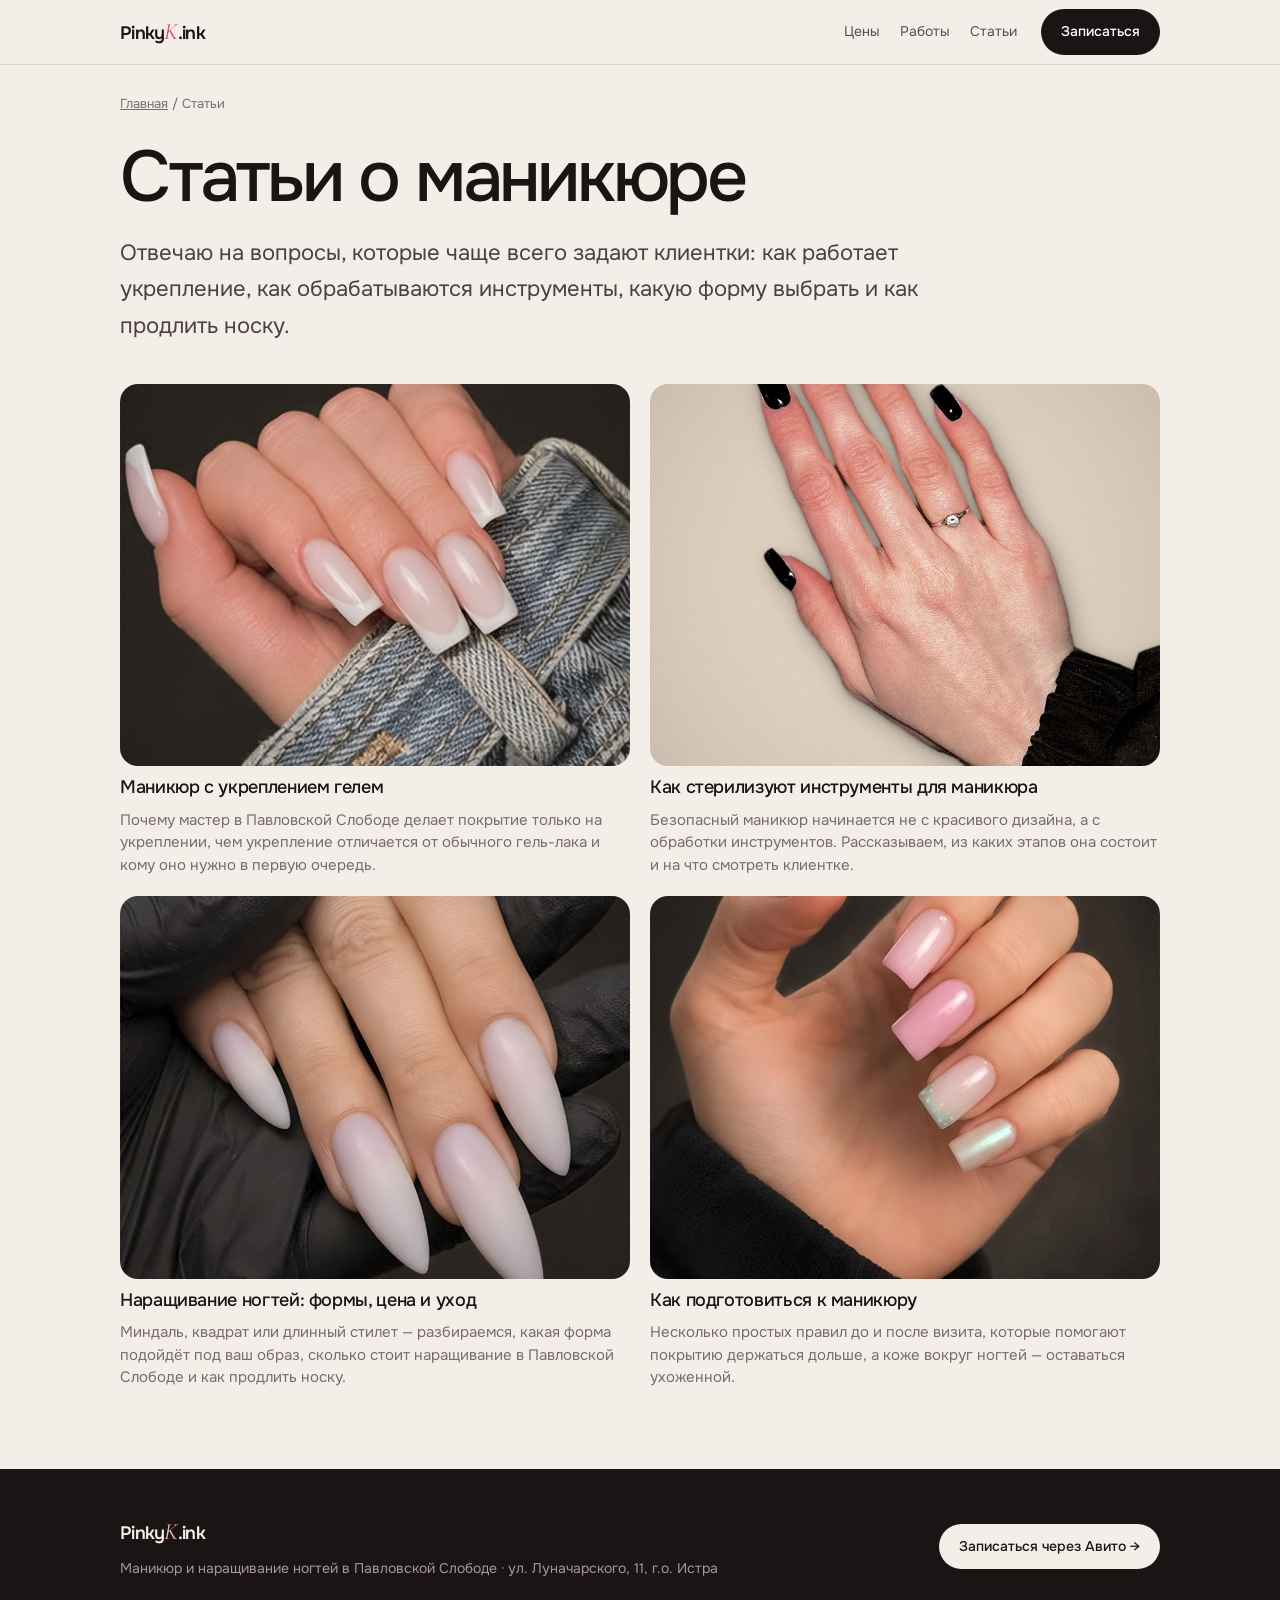
<file: stati/index.html>
<!doctype html>
<html lang="ru">
<head>
<meta charset="utf-8">
<meta name="viewport" content="width=device-width, initial-scale=1, viewport-fit=cover">
<meta name="theme-color" content="#f4eee8">
<link rel="icon" href="/favicon.ico" sizes="48x48">
<link rel="icon" href="/favicon.svg" type="image/svg+xml">
<link rel="apple-touch-icon" href="/apple-touch-icon.png">
<link rel="preconnect" href="https://mc.yandex.ru">
<link rel="preconnect" href="https://fonts.googleapis.com">
<link rel="preconnect" href="https://fonts.gstatic.com" crossorigin>
<link href="https://fonts.googleapis.com/css2?family=Cormorant+Garamond:ital,wght@1,400;1,500&family=Onest:wght@400;500;600&display=swap" rel="stylesheet">
<link rel="stylesheet" href="/stati/stati.css">
<script>
window.PK_YM_ID=114680630;
(function(m,e,t,r,i,k,a){m[i]=m[i]||function(){(m[i].a=m[i].a||[]).push(arguments)};m[i].l=1*new Date();for(var j=0;j<document.scripts.length;j++){if(document.scripts[j].src===r){return;}}k=e.createElement(t),a=e.getElementsByTagName(t)[0],k.async=1,k.src=r,a.parentNode.insertBefore(k,a)})(window,document,"script","https://mc.yandex.ru/metrika/tag.js","ym");
ym(114680630,"init",{clickmap:true,trackLinks:true,accurateTrackBounce:true,webvisor:true});
</script>
<noscript><div><img src="https://mc.yandex.ru/watch/114680630" style="position:absolute;left:-9999px;" alt=""></div></noscript>
<title>Статьи о маникюре и наращивании ногтей | PinkyK.ink</title>
<meta name="description" content="Полезные статьи мастера маникюра из Павловской Слободы: укрепление гелем, стерилизация инструментов, наращивание и уход за ногтями.">
<link rel="canonical" href="https://pinkyk.ink/stati/">
<meta property="og:title" content="Статьи о маникюре — PinkyK.ink">
<meta property="og:image" content="https://pinkyk.ink/img/og.jpg">
<script type="application/ld+json">{"@context": "https://schema.org", "@type": "CollectionPage", "name": "Статьи о маникюре", "url": "https://pinkyk.ink/stati/", "inLanguage": "ru-RU", "hasPart": [{"@type": "Article", "headline": "Маникюр с укреплением гелем: что это, кому подходит и сколько держится", "url": "https://pinkyk.ink/stati/manikyur-s-ukrepleniem-gelem/"}, {"@type": "Article", "headline": "Стерилизация инструментов для маникюра: 3 этапа, о которых стоит спросить мастера", "url": "https://pinkyk.ink/stati/sterilizaciya-instrumentov-dlya-manikyura/"}, {"@type": "Article", "headline": "Наращивание ногтей: какую форму выбрать, сколько стоит и как ухаживать", "url": "https://pinkyk.ink/stati/naraschivanie-nogtey-formy-i-uhod/"}, {"@type": "Article", "headline": "Как подготовиться к маникюру и продлить носку покрытия: советы мастера", "url": "https://pinkyk.ink/stati/kak-podgotovitsya-k-manikyuru/"}]}</script>
</head>
<body>
<header class="top"><div class="wrap">
  <a href="/" class="brand">Pinky<em>K</em>.ink</a>
  <nav><a href="/#prices">Цены</a><a href="/#works">Работы</a><a href="/stati/">Статьи</a></nav>
  <a class="cta" href="https://www.avito.ru/pavlovskaya_sloboda/predlozheniya_uslug/manikyur_pavlovskaya_sloboda_8549696573" data-goal="avito_click" data-place="article_nav" target="_blank" rel="noopener">Записаться</a>
</div></header>
<main class="wrap art">
  <nav class="crumbs"><a href="/">Главная</a> / Статьи</nav>
  <header class="ahead"><h1>Статьи о маникюре</h1><p class="lead">Отвечаю на вопросы, которые чаще всего задают клиентки: как работает укрепление, как обрабатываются инструменты, какую форму выбрать и как продлить носку.</p></header>
  <div class="cards grid"><a class="card big" href="/stati/manikyur-s-ukrepleniem-gelem/"><img src="/img/03.jpg" alt="" loading="lazy" width="900" height="900"><span>Маникюр с укреплением гелем</span><small>Почему мастер в Павловской Слободе делает покрытие только на укреплении, чем укрепление отличается от обычного гель-лака и кому оно нужно в первую очередь.</small></a><a class="card big" href="/stati/sterilizaciya-instrumentov-dlya-manikyura/"><img src="/img/05.jpg" alt="" loading="lazy" width="900" height="900"><span>Как стерилизуют инструменты для маникюра</span><small>Безопасный маникюр начинается не с красивого дизайна, а с обработки инструментов. Рассказываем, из каких этапов она состоит и на что смотреть клиентке.</small></a><a class="card big" href="/stati/naraschivanie-nogtey-formy-i-uhod/"><img src="/img/07.jpg" alt="" loading="lazy" width="900" height="900"><span>Наращивание ногтей: формы, цена и уход</span><small>Миндаль, квадрат или длинный стилет — разбираемся, какая форма подойдёт под ваш образ, сколько стоит наращивание в Павловской Слободе и как продлить носку.</small></a><a class="card big" href="/stati/kak-podgotovitsya-k-manikyuru/"><img src="/img/12.jpg" alt="" loading="lazy" width="900" height="900"><span>Как подготовиться к маникюру</span><small>Несколько простых правил до и после визита, которые помогают покрытию держаться дольше, а коже вокруг ногтей — оставаться ухоженной.</small></a></div>
</main>
<footer class="foot"><div class="wrap">
  <div><a href="/" class="brand">Pinky<em>K</em>.ink</a><p>Маникюр и наращивание ногтей в Павловской Слободе · ул. Луначарского, 11, г.о. Истра</p></div>
  <a class="btn" href="https://www.avito.ru/pavlovskaya_sloboda/predlozheniya_uslug/manikyur_pavlovskaya_sloboda_8549696573" data-goal="avito_click" data-place="article_footer" target="_blank" rel="noopener">Записаться через Авито →</a>
</div></footer>
<script src="/js/track.js" defer></script>
</body>
</html>
</file>
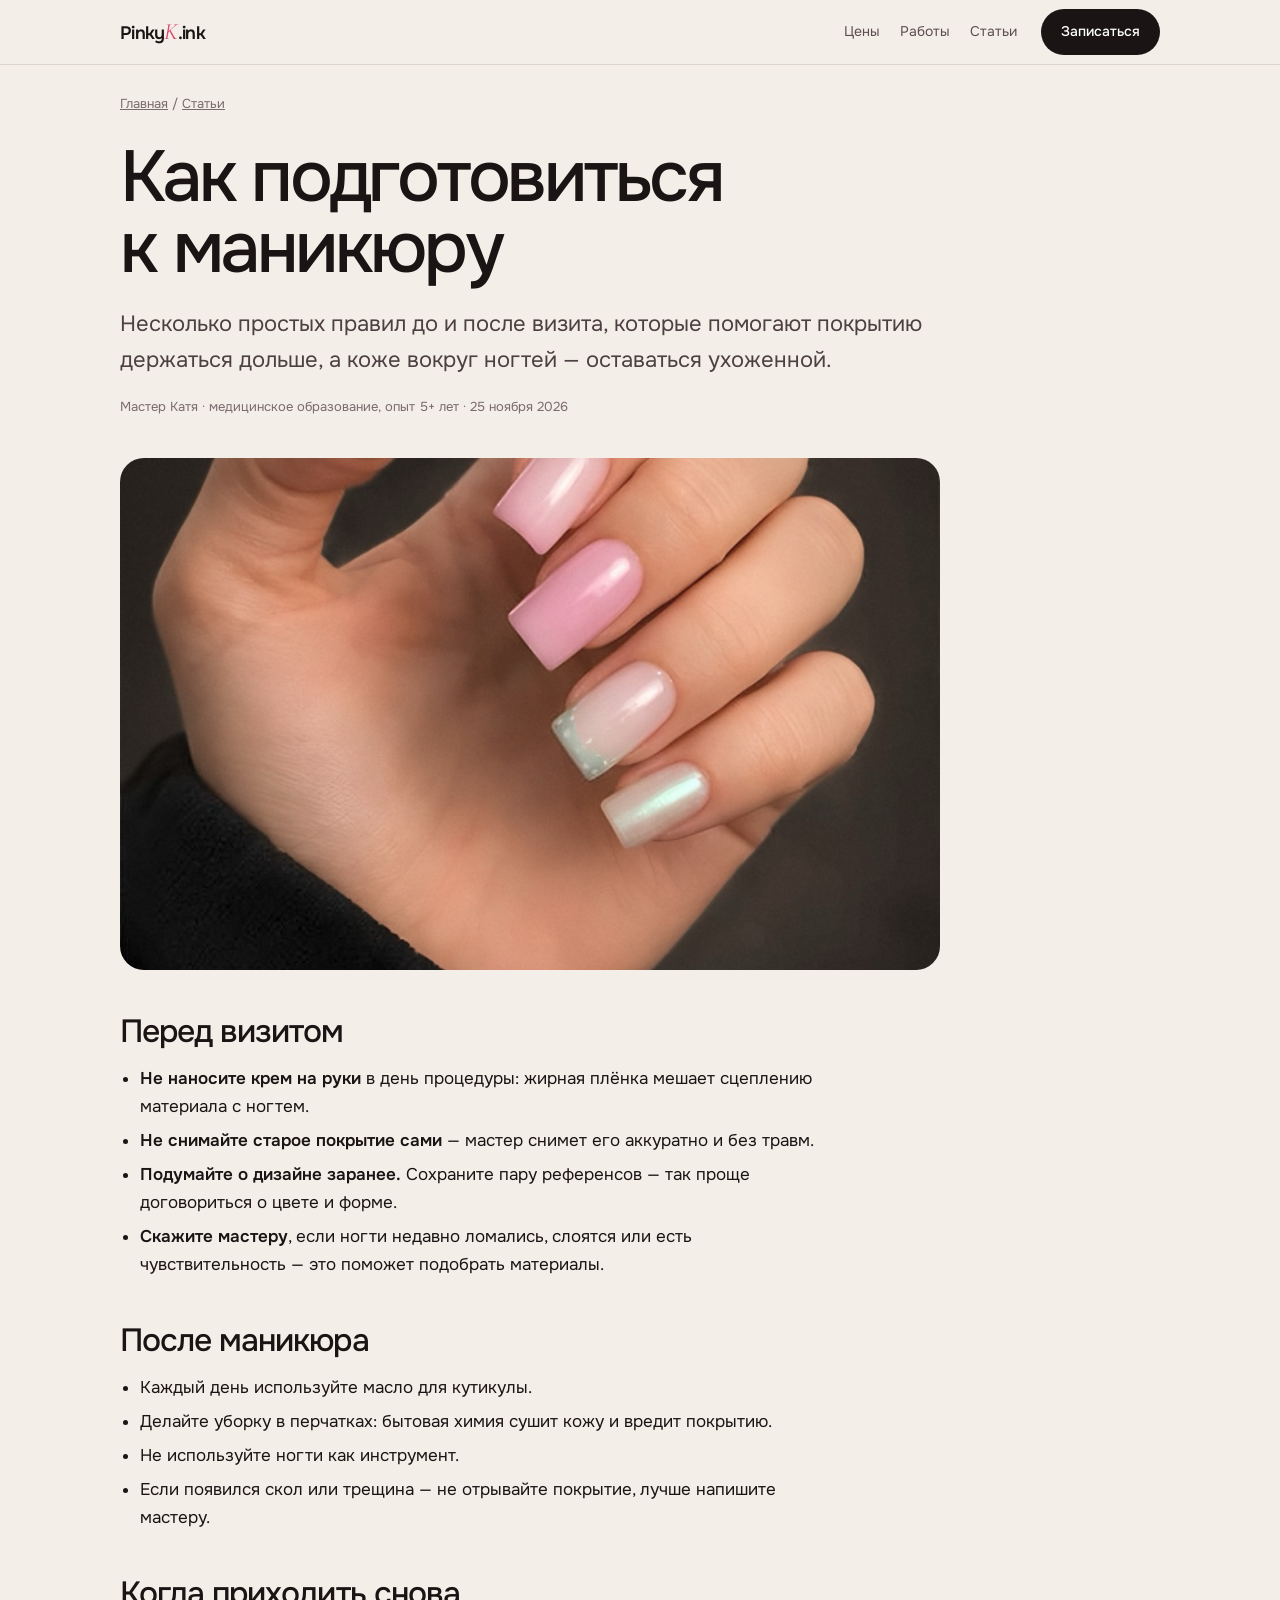
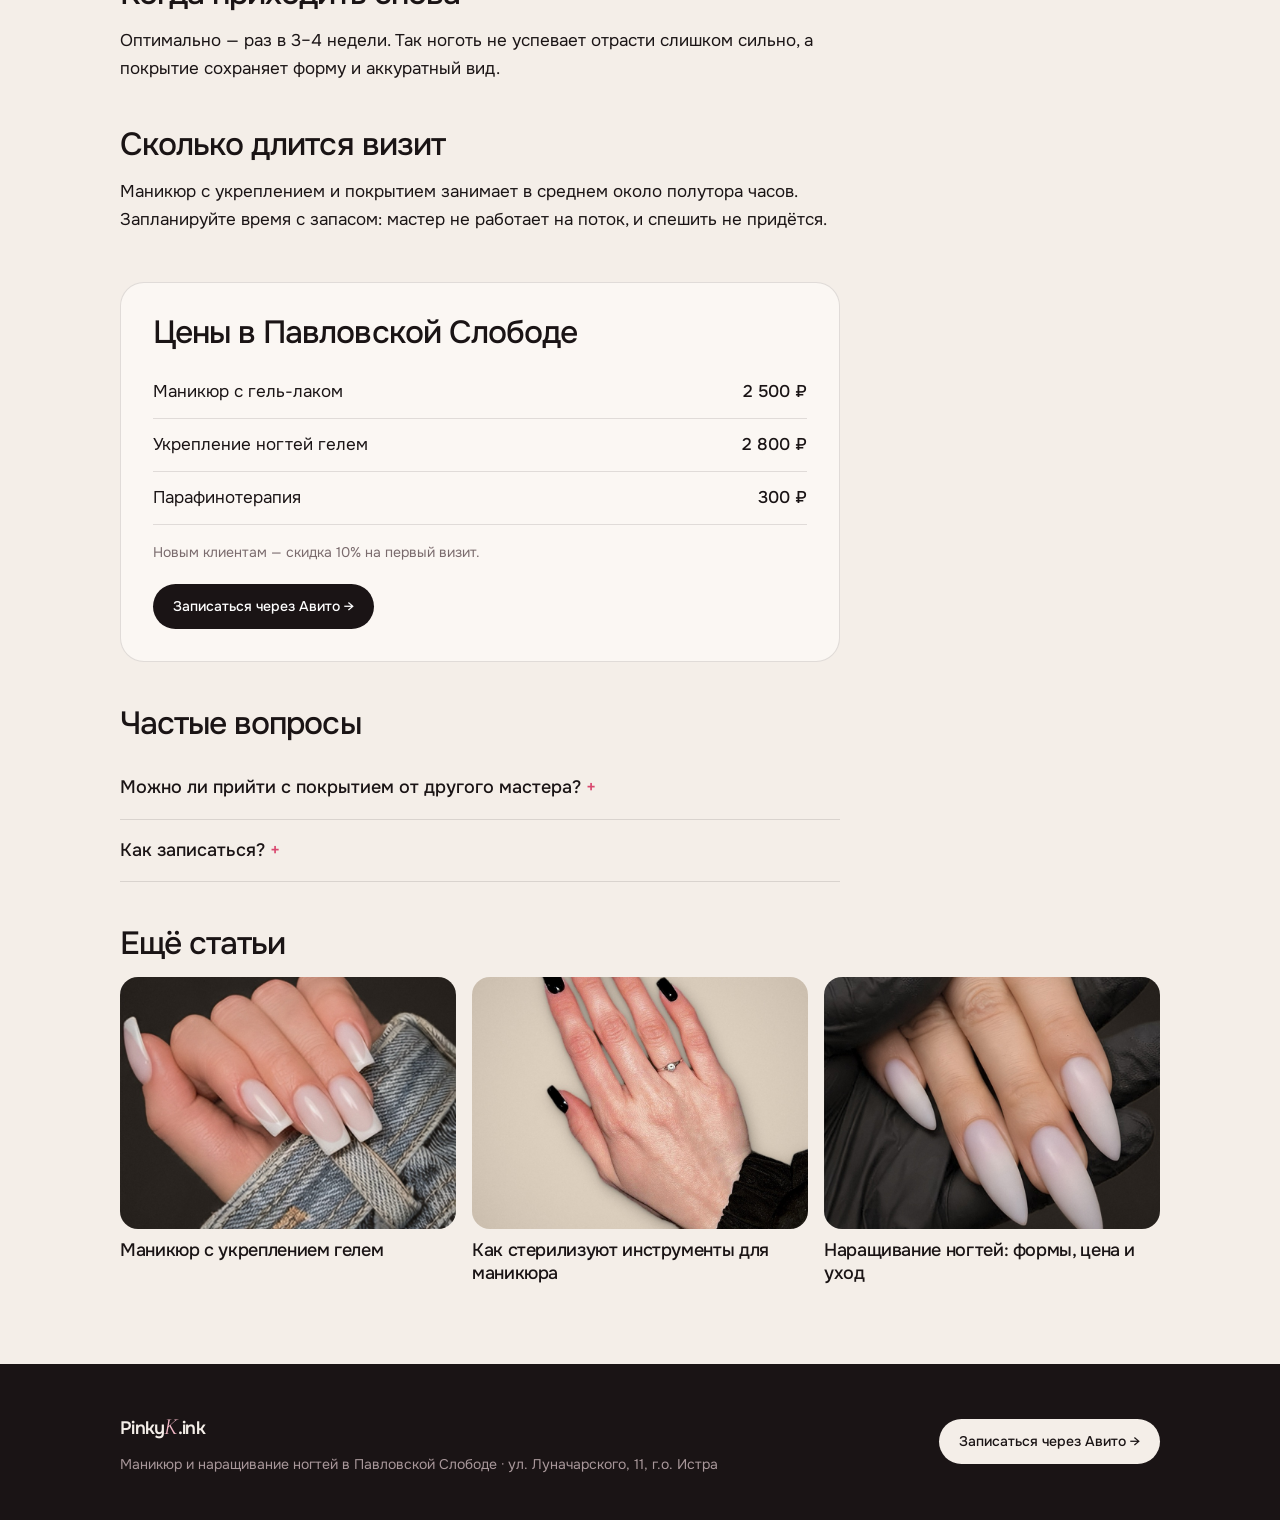
<file: stati/kak-podgotovitsya-k-manikyuru/index.html>
<!doctype html>
<html lang="ru">
<head>
<meta charset="utf-8">
<meta name="viewport" content="width=device-width, initial-scale=1, viewport-fit=cover">
<meta name="theme-color" content="#f4eee8">
<link rel="icon" href="/favicon.ico" sizes="48x48">
<link rel="icon" href="/favicon.svg" type="image/svg+xml">
<link rel="apple-touch-icon" href="/apple-touch-icon.png">
<link rel="preconnect" href="https://mc.yandex.ru">
<link rel="preconnect" href="https://fonts.googleapis.com">
<link rel="preconnect" href="https://fonts.gstatic.com" crossorigin>
<link href="https://fonts.googleapis.com/css2?family=Cormorant+Garamond:ital,wght@1,400;1,500&family=Onest:wght@400;500;600&display=swap" rel="stylesheet">
<link rel="stylesheet" href="/stati/stati.css">
<script>
window.PK_YM_ID=114680630;
(function(m,e,t,r,i,k,a){m[i]=m[i]||function(){(m[i].a=m[i].a||[]).push(arguments)};m[i].l=1*new Date();for(var j=0;j<document.scripts.length;j++){if(document.scripts[j].src===r){return;}}k=e.createElement(t),a=e.getElementsByTagName(t)[0],k.async=1,k.src=r,a.parentNode.insertBefore(k,a)})(window,document,"script","https://mc.yandex.ru/metrika/tag.js","ym");
ym(114680630,"init",{clickmap:true,trackLinks:true,accurateTrackBounce:true,webvisor:true});
</script>
<noscript><div><img src="https://mc.yandex.ru/watch/114680630" style="position:absolute;left:-9999px;" alt=""></div></noscript>
<title>Как подготовиться к маникюру и продлить носку покрытия: советы мастера | PinkyK.ink</title>
<meta name="description" content="Что сделать до визита к мастеру маникюра и как ухаживать за руками после, чтобы покрытие держалось до коррекции. Советы мастера из Павловской Слободы.">
<link rel="canonical" href="https://pinkyk.ink/stati/kak-podgotovitsya-k-manikyuru/">
<meta property="og:type" content="article">
<meta property="og:locale" content="ru_RU">
<meta property="og:site_name" content="PinkyK.ink">
<meta property="og:title" content="Как подготовиться к маникюру и продлить носку покрытия: советы мастера">
<meta property="og:description" content="Что сделать до визита к мастеру маникюра и как ухаживать за руками после, чтобы покрытие держалось до коррекции. Советы мастера из Павловской Слободы.">
<meta property="og:image" content="https://pinkyk.ink/img/12.jpg">
<meta property="og:url" content="https://pinkyk.ink/stati/kak-podgotovitsya-k-manikyuru/">
<meta property="article:published_time" content="2026-11-25">
<script type="application/ld+json">{"@context": "https://schema.org", "@graph": [{"@type": "Article", "headline": "Как подготовиться к маникюру и продлить носку покрытия: советы мастера", "description": "Что сделать до визита к мастеру маникюра и как ухаживать за руками после, чтобы покрытие держалось до коррекции. Советы мастера из Павловской Слободы.", "image": "https://pinkyk.ink/img/12.jpg", "datePublished": "2026-11-25", "dateModified": "2026-11-25", "inLanguage": "ru-RU", "mainEntityOfPage": "https://pinkyk.ink/stati/kak-podgotovitsya-k-manikyuru/", "author": {"@type": "Person", "name": "Катя", "jobTitle": "Мастер маникюра"}, "publisher": {"@type": "Organization", "name": "PinkyK.ink", "logo": {"@type": "ImageObject", "url": "https://pinkyk.ink/icon-512.png"}}, "about": {"@id": "https://pinkyk.ink/#business"}}, {"@type": "BreadcrumbList", "itemListElement": [{"@type": "ListItem", "position": 1, "name": "Главная", "item": "https://pinkyk.ink/"}, {"@type": "ListItem", "position": 2, "name": "Статьи", "item": "https://pinkyk.ink/stati/"}, {"@type": "ListItem", "position": 3, "name": "Как подготовиться к маникюру", "item": "https://pinkyk.ink/stati/kak-podgotovitsya-k-manikyuru/"}]}, {"@type": "FAQPage", "mainEntity": [{"@type": "Question", "name": "Можно ли прийти с покрытием от другого мастера?", "acceptedAnswer": {"@type": "Answer", "text": "Да, снятие гель-лака стоит 500 ₽, а снятие наращённых ногтей — 600 ₽."}}, {"@type": "Question", "name": "Как записаться?", "acceptedAnswer": {"@type": "Answer", "text": "Напишите мастеру на Авито — она пришлёт свободные окошки и поможет выбрать удобное время."}}]}]}</script>
</head>
<body>
<header class="top"><div class="wrap">
  <a href="/" class="brand">Pinky<em>K</em>.ink</a>
  <nav><a href="/#prices">Цены</a><a href="/#works">Работы</a><a href="/stati/">Статьи</a></nav>
  <a class="cta" href="https://www.avito.ru/pavlovskaya_sloboda/predlozheniya_uslug/manikyur_pavlovskaya_sloboda_8549696573" data-goal="avito_click" data-place="article_nav" target="_blank" rel="noopener">Записаться</a>
</div></header>
<main class="wrap art">
  <nav class="crumbs" aria-label="Хлебные крошки"><a href="/">Главная</a> / <a href="/stati/">Статьи</a></nav>
  <header class="ahead">
    <h1>Как подготовиться к маникюру</h1>
    <p class="lead">Несколько простых правил до и после визита, которые помогают покрытию держаться дольше, а коже вокруг ногтей — оставаться ухоженной.</p>
    <p class="meta">Мастер Катя · медицинское образование, опыт 5+ лет · <time datetime="2026-11-25">25 ноября 2026</time></p>
  </header>
  <figure class="cover"><img src="/img/12.jpg" alt="Как подготовиться к маникюру — работа мастера PinkyK.ink" width="900" height="900"></figure>
  <article class="txt">
<h2>Перед визитом</h2>
<ul>
<li><b>Не наносите крем на руки</b> в день процедуры: жирная плёнка мешает сцеплению материала с ногтем.</li>
<li><b>Не снимайте старое покрытие сами</b> — мастер снимет его аккуратно и без травм.</li>
<li><b>Подумайте о дизайне заранее.</b> Сохраните пару референсов — так проще договориться о цвете и форме.</li>
<li><b>Скажите мастеру</b>, если ногти недавно ломались, слоятся или есть чувствительность — это поможет подобрать материалы.</li>
</ul>
<h2>После маникюра</h2>
<ul>
<li>Каждый день используйте масло для кутикулы.</li>
<li>Делайте уборку в перчатках: бытовая химия сушит кожу и вредит покрытию.</li>
<li>Не используйте ногти как инструмент.</li>
<li>Если появился скол или трещина — не отрывайте покрытие, лучше напишите мастеру.</li>
</ul>
<h2>Когда приходить снова</h2>
<p>Оптимально — раз в 3–4 недели. Так ноготь не успевает отрасти слишком сильно, а покрытие сохраняет форму и аккуратный вид.</p>
<h2>Сколько длится визит</h2>
<p>Маникюр с укреплением и покрытием занимает в среднем около полутора часов. Запланируйте время с запасом: мастер не работает на поток, и спешить не придётся.</p>
</article>
  <aside class="box"><h2>Цены в Павловской Слободе</h2><div class="pr"><span>Маникюр с гель-лаком</span><b>2 500 ₽</b></div><div class="pr"><span>Укрепление ногтей гелем</span><b>2 800 ₽</b></div><div class="pr"><span>Парафинотерапия</span><b>300 ₽</b></div><p class="note">Новым клиентам — скидка 10% на первый визит.</p>
  <a class="btn" href="https://www.avito.ru/pavlovskaya_sloboda/predlozheniya_uslug/manikyur_pavlovskaya_sloboda_8549696573" data-goal="avito_click" data-place="article_kak-podgotovitsya-k-manikyuru" target="_blank" rel="noopener">Записаться через Авито →</a></aside>
  <section class="faq"><h2>Частые вопросы</h2><details><summary>Можно ли прийти с покрытием от другого мастера?</summary><p>Да, снятие гель-лака стоит 500 ₽, а снятие наращённых ногтей — 600 ₽.</p></details><details><summary>Как записаться?</summary><p>Напишите мастеру на Авито — она пришлёт свободные окошки и поможет выбрать удобное время.</p></details></section>
  <section class="more"><h2>Ещё статьи</h2><div class="cards"><a class="card" href="/stati/manikyur-s-ukrepleniem-gelem/"><img src="/img/03.jpg" alt="" loading="lazy" width="900" height="900"><span>Маникюр с укреплением гелем</span></a><a class="card" href="/stati/sterilizaciya-instrumentov-dlya-manikyura/"><img src="/img/05.jpg" alt="" loading="lazy" width="900" height="900"><span>Как стерилизуют инструменты для маникюра</span></a><a class="card" href="/stati/naraschivanie-nogtey-formy-i-uhod/"><img src="/img/07.jpg" alt="" loading="lazy" width="900" height="900"><span>Наращивание ногтей: формы, цена и уход</span></a></div></section>
</main>
<footer class="foot"><div class="wrap">
  <div><a href="/" class="brand">Pinky<em>K</em>.ink</a><p>Маникюр и наращивание ногтей в Павловской Слободе · ул. Луначарского, 11, г.о. Истра</p></div>
  <a class="btn" href="https://www.avito.ru/pavlovskaya_sloboda/predlozheniya_uslug/manikyur_pavlovskaya_sloboda_8549696573" data-goal="avito_click" data-place="article_footer" target="_blank" rel="noopener">Записаться через Авито →</a>
</div></footer>
<script src="/js/track.js" defer></script>
</body>
</html>
</file>
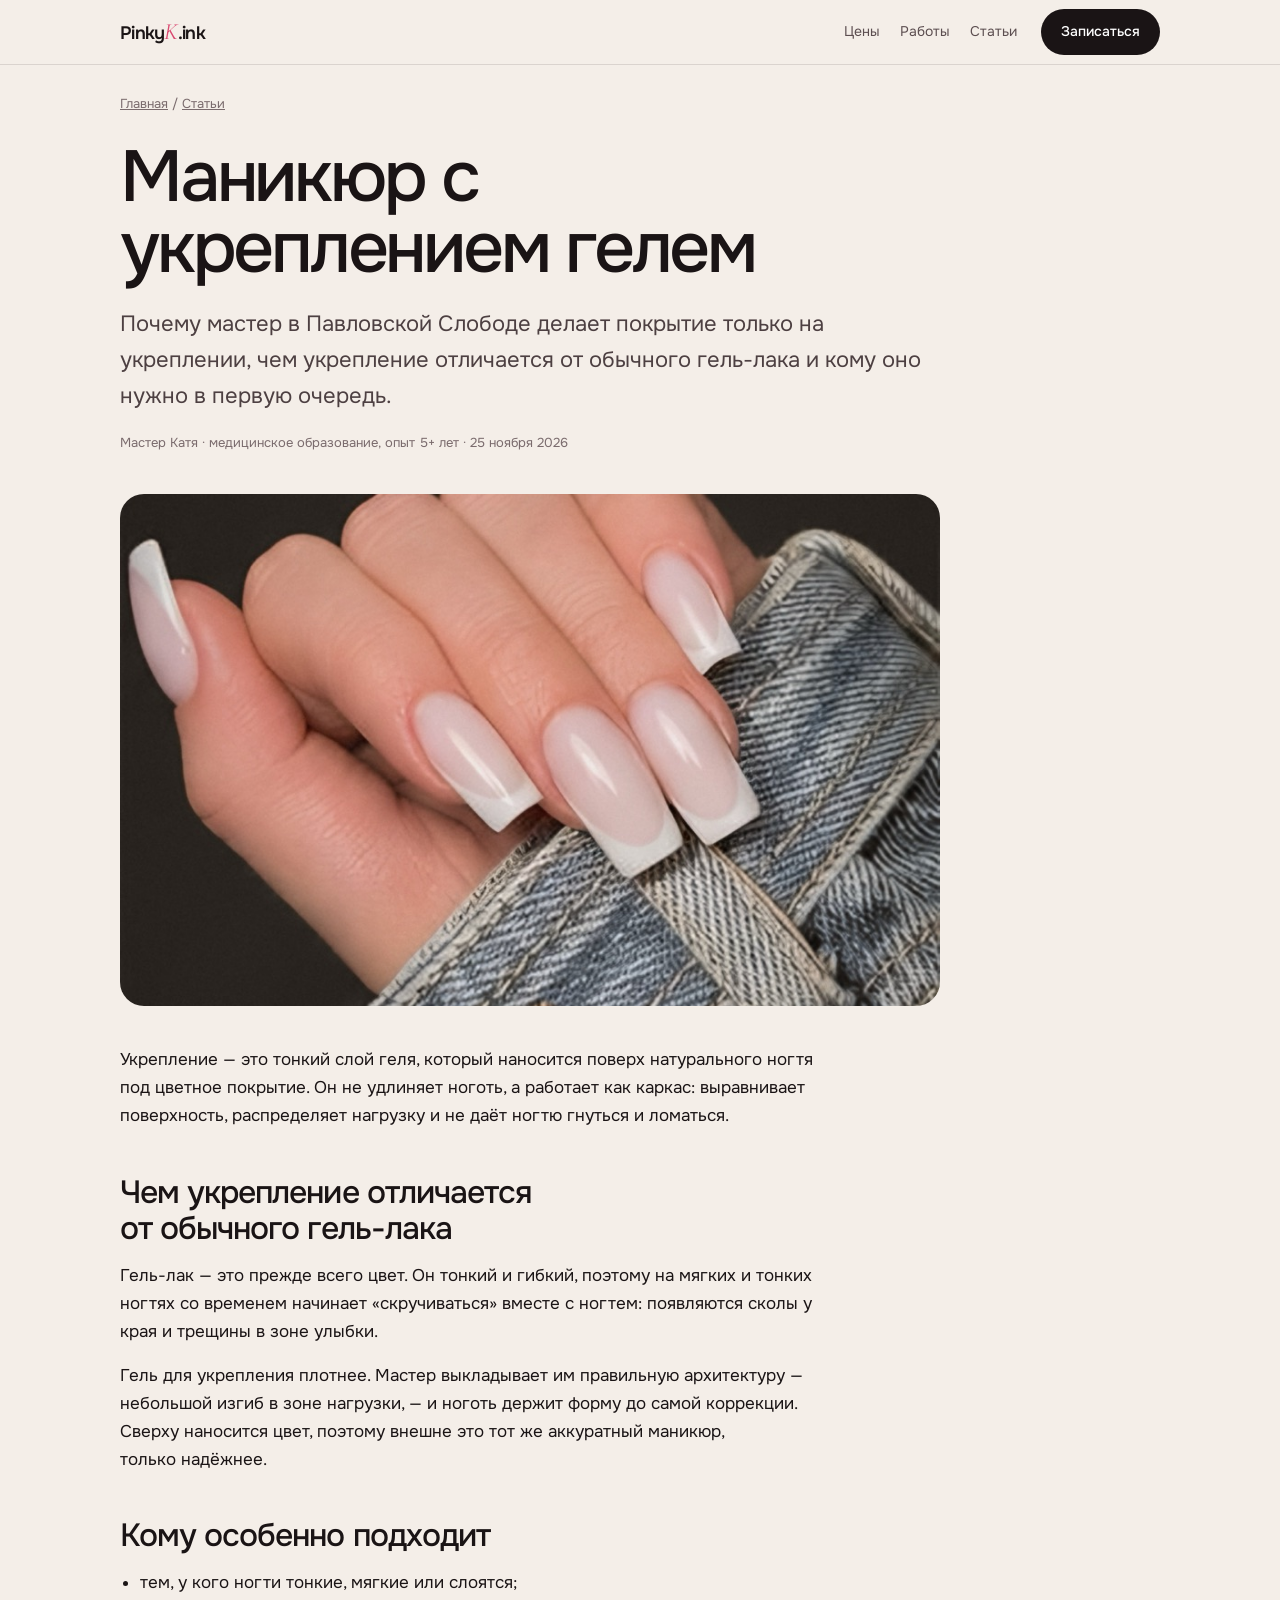
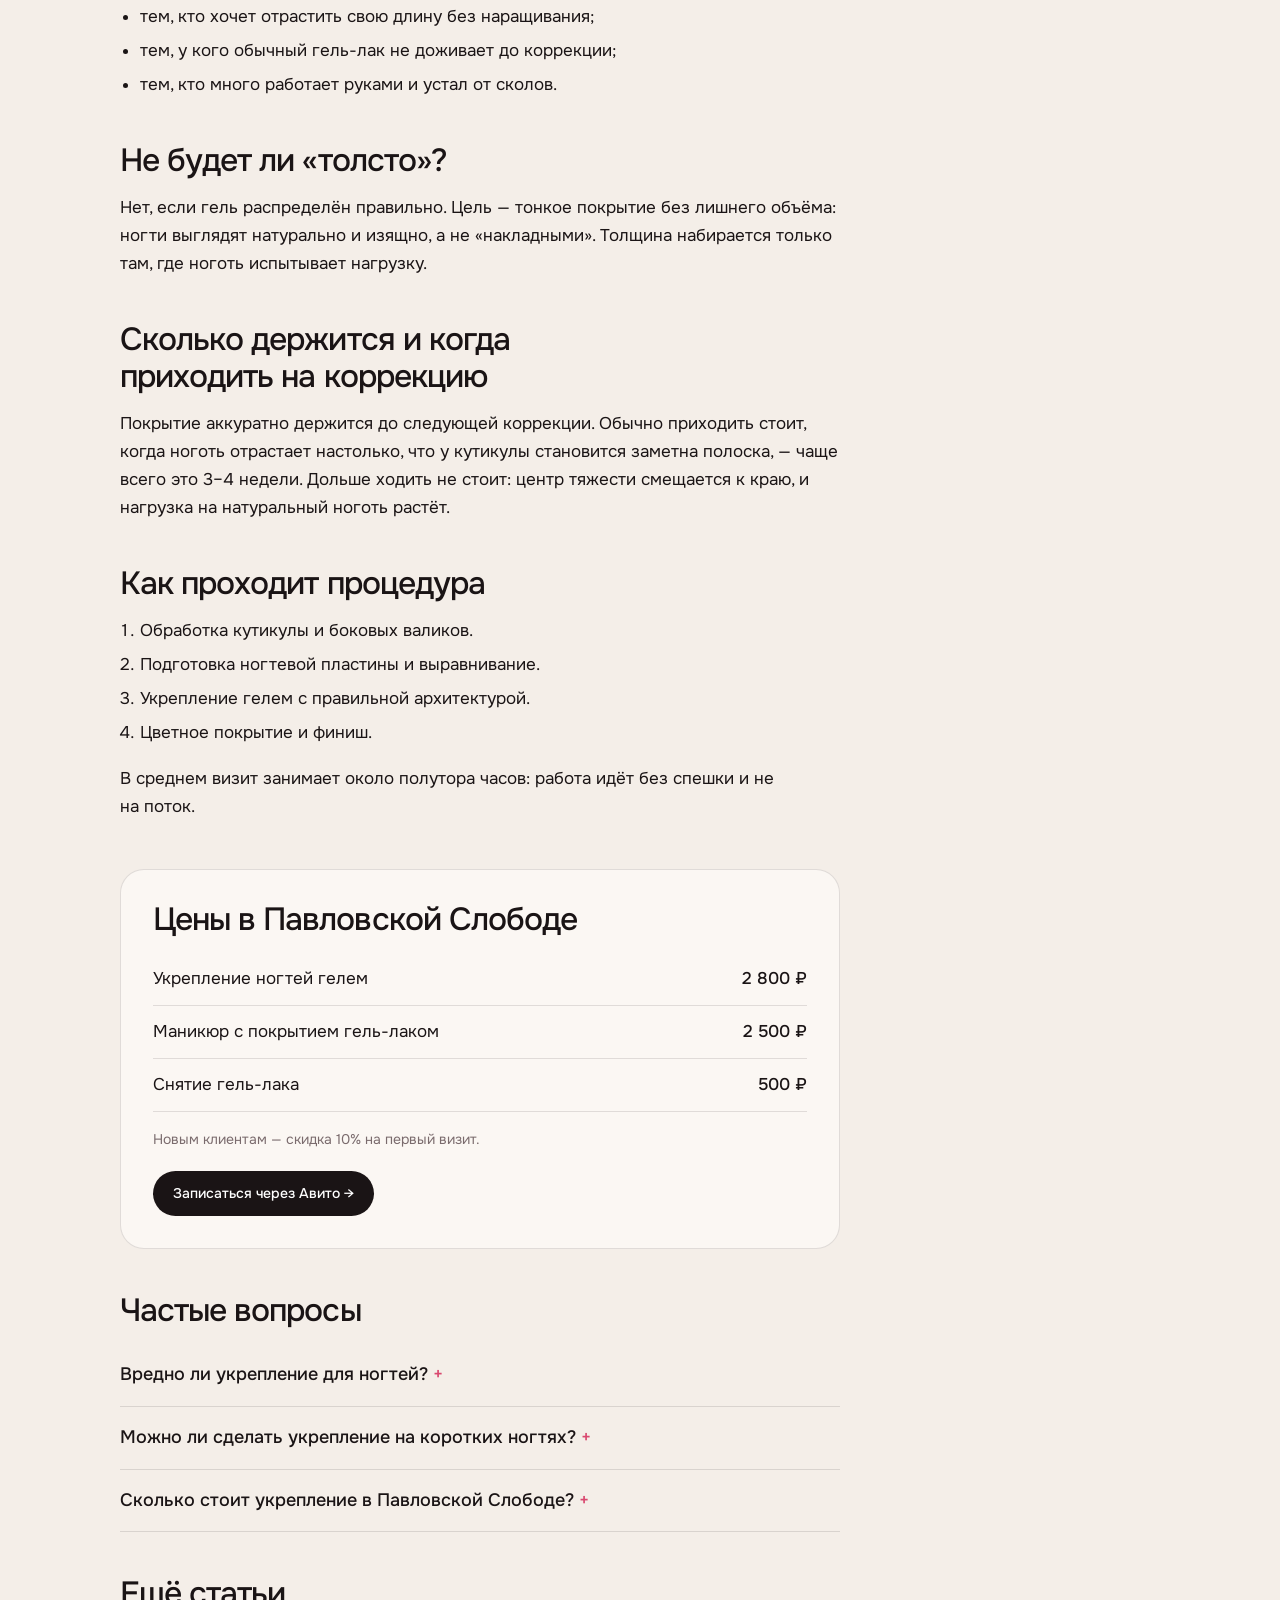
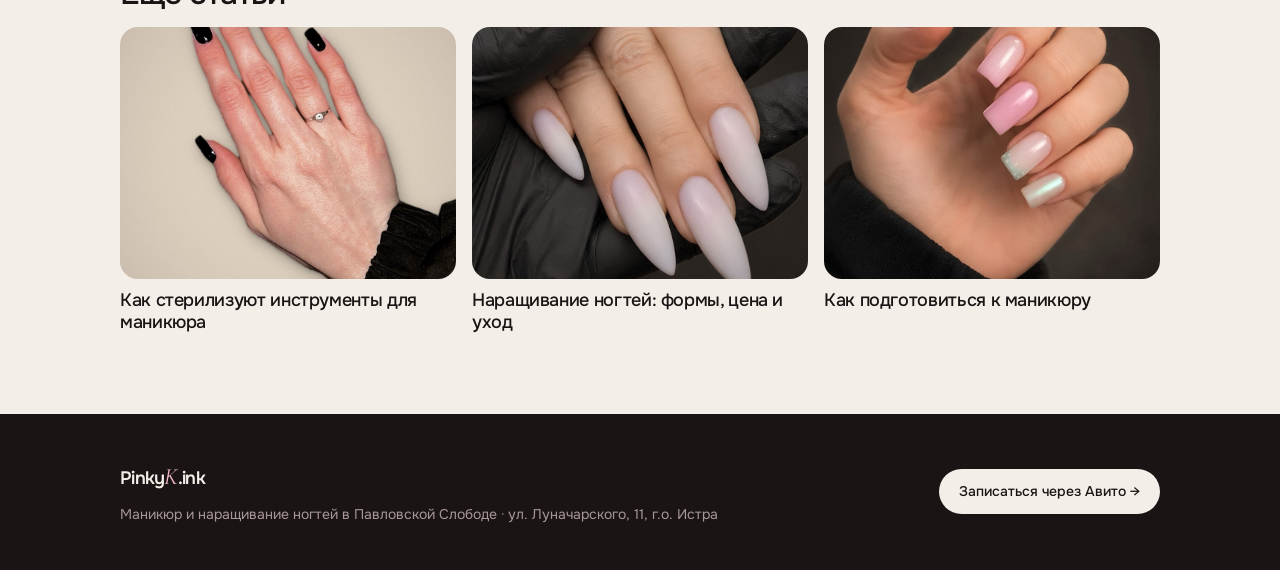
<file: stati/manikyur-s-ukrepleniem-gelem/index.html>
<!doctype html>
<html lang="ru">
<head>
<meta charset="utf-8">
<meta name="viewport" content="width=device-width, initial-scale=1, viewport-fit=cover">
<meta name="theme-color" content="#f4eee8">
<link rel="icon" href="/favicon.ico" sizes="48x48">
<link rel="icon" href="/favicon.svg" type="image/svg+xml">
<link rel="apple-touch-icon" href="/apple-touch-icon.png">
<link rel="preconnect" href="https://mc.yandex.ru">
<link rel="preconnect" href="https://fonts.googleapis.com">
<link rel="preconnect" href="https://fonts.gstatic.com" crossorigin>
<link href="https://fonts.googleapis.com/css2?family=Cormorant+Garamond:ital,wght@1,400;1,500&family=Onest:wght@400;500;600&display=swap" rel="stylesheet">
<link rel="stylesheet" href="/stati/stati.css">
<script>
window.PK_YM_ID=114680630;
(function(m,e,t,r,i,k,a){m[i]=m[i]||function(){(m[i].a=m[i].a||[]).push(arguments)};m[i].l=1*new Date();for(var j=0;j<document.scripts.length;j++){if(document.scripts[j].src===r){return;}}k=e.createElement(t),a=e.getElementsByTagName(t)[0],k.async=1,k.src=r,a.parentNode.insertBefore(k,a)})(window,document,"script","https://mc.yandex.ru/metrika/tag.js","ym");
ym(114680630,"init",{clickmap:true,trackLinks:true,accurateTrackBounce:true,webvisor:true});
</script>
<noscript><div><img src="https://mc.yandex.ru/watch/114680630" style="position:absolute;left:-9999px;" alt=""></div></noscript>
<title>Маникюр с укреплением гелем: что это, кому подходит и сколько держится | PinkyK.ink</title>
<meta name="description" content="Что такое укрепление ногтей гелем, чем отличается от гель-лака, кому подходит и сколько держится. Цена в Павловской Слободе — 2 800 ₽.">
<link rel="canonical" href="https://pinkyk.ink/stati/manikyur-s-ukrepleniem-gelem/">
<meta property="og:type" content="article">
<meta property="og:locale" content="ru_RU">
<meta property="og:site_name" content="PinkyK.ink">
<meta property="og:title" content="Маникюр с укреплением гелем: что это, кому подходит и сколько держится">
<meta property="og:description" content="Что такое укрепление ногтей гелем, чем отличается от гель-лака, кому подходит и сколько держится. Цена в Павловской Слободе — 2 800 ₽.">
<meta property="og:image" content="https://pinkyk.ink/img/03.jpg">
<meta property="og:url" content="https://pinkyk.ink/stati/manikyur-s-ukrepleniem-gelem/">
<meta property="article:published_time" content="2026-11-25">
<script type="application/ld+json">{"@context": "https://schema.org", "@graph": [{"@type": "Article", "headline": "Маникюр с укреплением гелем: что это, кому подходит и сколько держится", "description": "Что такое укрепление ногтей гелем, чем отличается от гель-лака, кому подходит и сколько держится. Цена в Павловской Слободе — 2 800 ₽.", "image": "https://pinkyk.ink/img/03.jpg", "datePublished": "2026-11-25", "dateModified": "2026-11-25", "inLanguage": "ru-RU", "mainEntityOfPage": "https://pinkyk.ink/stati/manikyur-s-ukrepleniem-gelem/", "author": {"@type": "Person", "name": "Катя", "jobTitle": "Мастер маникюра"}, "publisher": {"@type": "Organization", "name": "PinkyK.ink", "logo": {"@type": "ImageObject", "url": "https://pinkyk.ink/icon-512.png"}}, "about": {"@id": "https://pinkyk.ink/#business"}}, {"@type": "BreadcrumbList", "itemListElement": [{"@type": "ListItem", "position": 1, "name": "Главная", "item": "https://pinkyk.ink/"}, {"@type": "ListItem", "position": 2, "name": "Статьи", "item": "https://pinkyk.ink/stati/"}, {"@type": "ListItem", "position": 3, "name": "Маникюр с укреплением гелем", "item": "https://pinkyk.ink/stati/manikyur-s-ukrepleniem-gelem/"}]}, {"@type": "FAQPage", "mainEntity": [{"@type": "Question", "name": "Вредно ли укрепление для ногтей?", "acceptedAnswer": {"@type": "Answer", "text": "При правильном снятии — нет. Ноготь не спиливается в ноль: старый материал снимается частично, и новый гель ложится поверх. Это бережнее, чем каждый раз снимать покрытие полностью."}}, {"@type": "Question", "name": "Можно ли сделать укрепление на коротких ногтях?", "acceptedAnswer": {"@type": "Answer", "text": "Да. Укрепление не меняет длину, его делают и на совсем коротких ногтях — так проще отрастить свою длину."}}, {"@type": "Question", "name": "Сколько стоит укрепление в Павловской Слободе?", "acceptedAnswer": {"@type": "Answer", "text": "Укрепление ногтей гелем — 2 800 ₽. Новым клиентам — скидка 10% на первый визит."}}]}]}</script>
</head>
<body>
<header class="top"><div class="wrap">
  <a href="/" class="brand">Pinky<em>K</em>.ink</a>
  <nav><a href="/#prices">Цены</a><a href="/#works">Работы</a><a href="/stati/">Статьи</a></nav>
  <a class="cta" href="https://www.avito.ru/pavlovskaya_sloboda/predlozheniya_uslug/manikyur_pavlovskaya_sloboda_8549696573" data-goal="avito_click" data-place="article_nav" target="_blank" rel="noopener">Записаться</a>
</div></header>
<main class="wrap art">
  <nav class="crumbs" aria-label="Хлебные крошки"><a href="/">Главная</a> / <a href="/stati/">Статьи</a></nav>
  <header class="ahead">
    <h1>Маникюр с укреплением гелем</h1>
    <p class="lead">Почему мастер в Павловской Слободе делает покрытие только на укреплении, чем укрепление отличается от обычного гель-лака и кому оно нужно в первую очередь.</p>
    <p class="meta">Мастер Катя · медицинское образование, опыт 5+ лет · <time datetime="2026-11-25">25 ноября 2026</time></p>
  </header>
  <figure class="cover"><img src="/img/03.jpg" alt="Маникюр с укреплением гелем — работа мастера PinkyK.ink" width="900" height="900"></figure>
  <article class="txt">
<p>Укрепление — это тонкий слой геля, который наносится поверх натурального ногтя под цветное покрытие. Он не удлиняет ноготь, а работает как каркас: выравнивает поверхность, распределяет нагрузку и не даёт ногтю гнуться и ломаться.</p>
<h2>Чем укрепление отличается от обычного гель-лака</h2>
<p>Гель-лак — это прежде всего цвет. Он тонкий и гибкий, поэтому на мягких и тонких ногтях со временем начинает «скручиваться» вместе с ногтем: появляются сколы у края и трещины в зоне улыбки.</p>
<p>Гель для укрепления плотнее. Мастер выкладывает им правильную архитектуру — небольшой изгиб в зоне нагрузки, — и ноготь держит форму до самой коррекции. Сверху наносится цвет, поэтому внешне это тот же аккуратный маникюр, только надёжнее.</p>
<h2>Кому особенно подходит</h2>
<ul>
<li>тем, у кого ногти тонкие, мягкие или слоятся;</li>
<li>тем, кто хочет отрастить свою длину без наращивания;</li>
<li>тем, у кого обычный гель-лак не доживает до коррекции;</li>
<li>тем, кто много работает руками и устал от сколов.</li>
</ul>
<h2>Не будет ли «толсто»?</h2>
<p>Нет, если гель распределён правильно. Цель — тонкое покрытие без лишнего объёма: ногти выглядят натурально и изящно, а не «накладными». Толщина набирается только там, где ноготь испытывает нагрузку.</p>
<h2>Сколько держится и когда приходить на коррекцию</h2>
<p>Покрытие аккуратно держится до следующей коррекции. Обычно приходить стоит, когда ноготь отрастает настолько, что у кутикулы становится заметна полоска, — чаще всего это 3–4 недели. Дольше ходить не стоит: центр тяжести смещается к краю, и нагрузка на натуральный ноготь растёт.</p>
<h2>Как проходит процедура</h2>
<ol>
<li>Обработка кутикулы и боковых валиков.</li>
<li>Подготовка ногтевой пластины и выравнивание.</li>
<li>Укрепление гелем с правильной архитектурой.</li>
<li>Цветное покрытие и финиш.</li>
</ol>
<p>В среднем визит занимает около полутора часов: работа идёт без спешки и не на поток.</p>
</article>
  <aside class="box"><h2>Цены в Павловской Слободе</h2><div class="pr"><span>Укрепление ногтей гелем</span><b>2 800 ₽</b></div><div class="pr"><span>Маникюр с покрытием гель-лаком</span><b>2 500 ₽</b></div><div class="pr"><span>Снятие гель-лака</span><b>500 ₽</b></div><p class="note">Новым клиентам — скидка 10% на первый визит.</p>
  <a class="btn" href="https://www.avito.ru/pavlovskaya_sloboda/predlozheniya_uslug/manikyur_pavlovskaya_sloboda_8549696573" data-goal="avito_click" data-place="article_manikyur-s-ukrepleniem-gelem" target="_blank" rel="noopener">Записаться через Авито →</a></aside>
  <section class="faq"><h2>Частые вопросы</h2><details><summary>Вредно ли укрепление для ногтей?</summary><p>При правильном снятии — нет. Ноготь не спиливается в ноль: старый материал снимается частично, и новый гель ложится поверх. Это бережнее, чем каждый раз снимать покрытие полностью.</p></details><details><summary>Можно ли сделать укрепление на коротких ногтях?</summary><p>Да. Укрепление не меняет длину, его делают и на совсем коротких ногтях — так проще отрастить свою длину.</p></details><details><summary>Сколько стоит укрепление в Павловской Слободе?</summary><p>Укрепление ногтей гелем — 2 800 ₽. Новым клиентам — скидка 10% на первый визит.</p></details></section>
  <section class="more"><h2>Ещё статьи</h2><div class="cards"><a class="card" href="/stati/sterilizaciya-instrumentov-dlya-manikyura/"><img src="/img/05.jpg" alt="" loading="lazy" width="900" height="900"><span>Как стерилизуют инструменты для маникюра</span></a><a class="card" href="/stati/naraschivanie-nogtey-formy-i-uhod/"><img src="/img/07.jpg" alt="" loading="lazy" width="900" height="900"><span>Наращивание ногтей: формы, цена и уход</span></a><a class="card" href="/stati/kak-podgotovitsya-k-manikyuru/"><img src="/img/12.jpg" alt="" loading="lazy" width="900" height="900"><span>Как подготовиться к маникюру</span></a></div></section>
</main>
<footer class="foot"><div class="wrap">
  <div><a href="/" class="brand">Pinky<em>K</em>.ink</a><p>Маникюр и наращивание ногтей в Павловской Слободе · ул. Луначарского, 11, г.о. Истра</p></div>
  <a class="btn" href="https://www.avito.ru/pavlovskaya_sloboda/predlozheniya_uslug/manikyur_pavlovskaya_sloboda_8549696573" data-goal="avito_click" data-place="article_footer" target="_blank" rel="noopener">Записаться через Авито →</a>
</div></footer>
<script src="/js/track.js" defer></script>
</body>
</html>
</file>
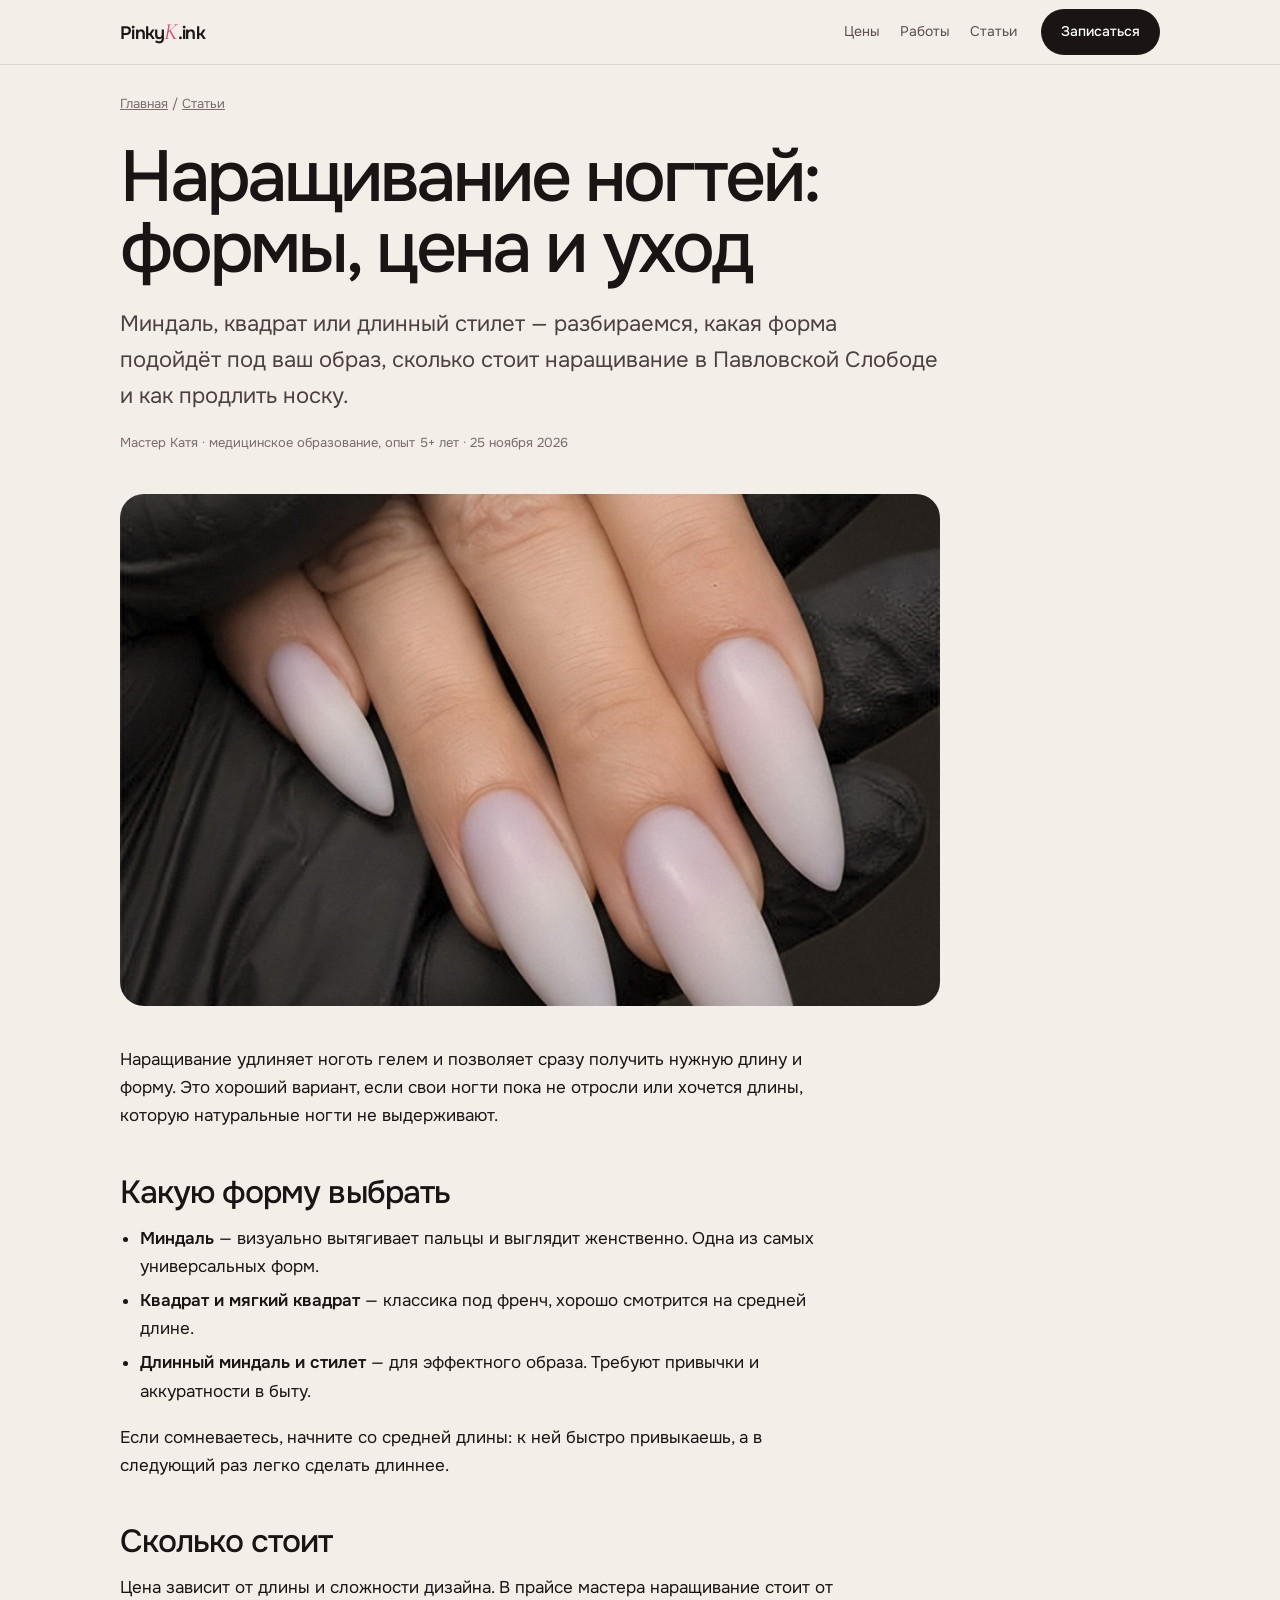
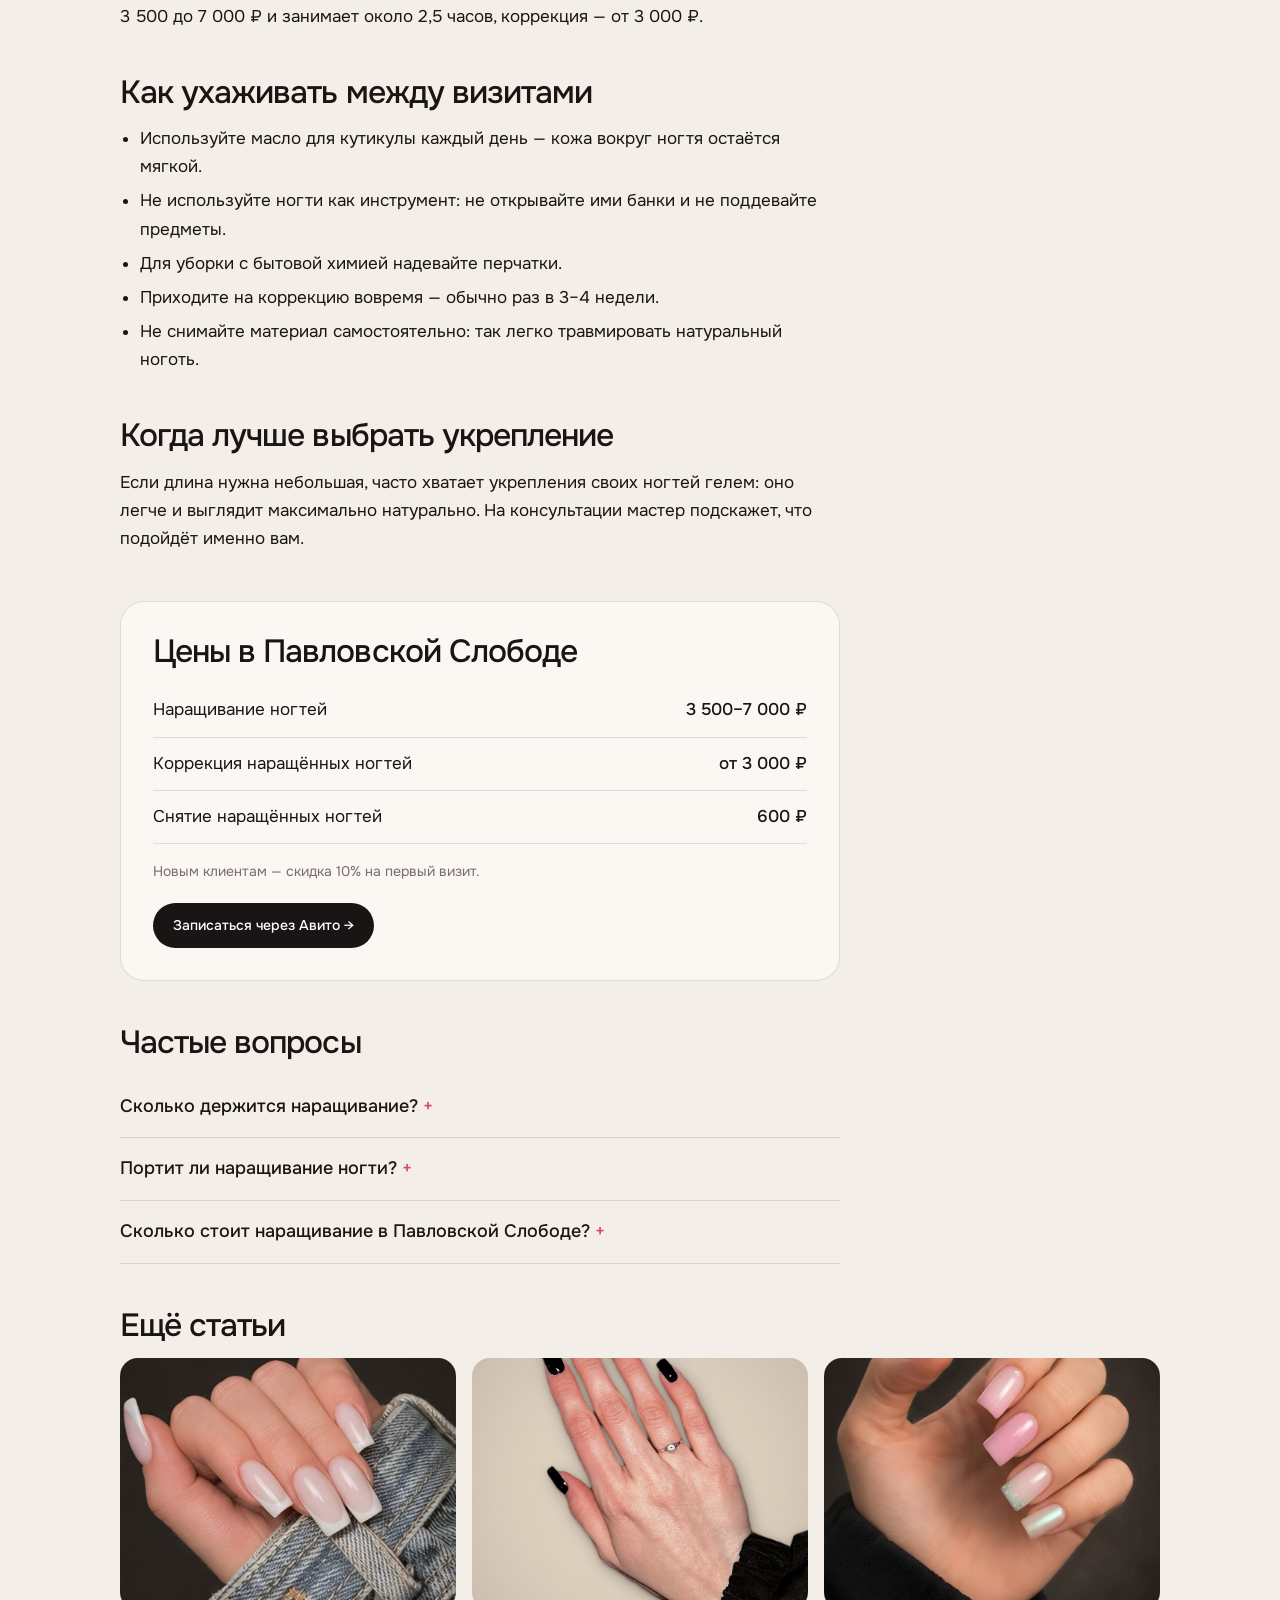
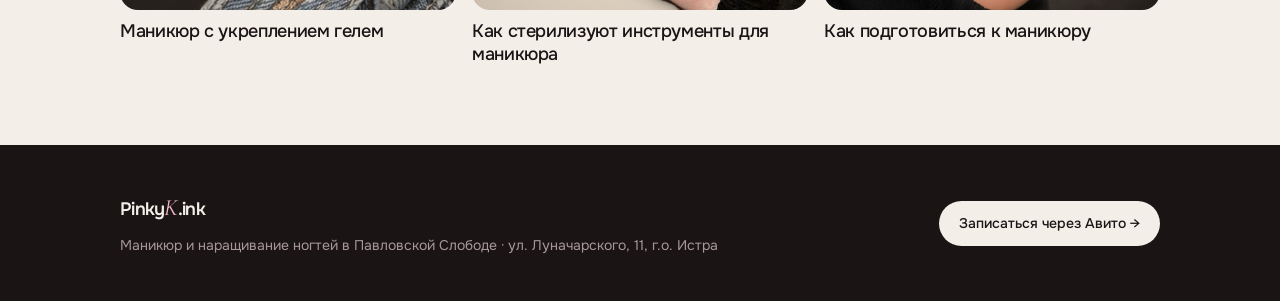
<file: stati/naraschivanie-nogtey-formy-i-uhod/index.html>
<!doctype html>
<html lang="ru">
<head>
<meta charset="utf-8">
<meta name="viewport" content="width=device-width, initial-scale=1, viewport-fit=cover">
<meta name="theme-color" content="#f4eee8">
<link rel="icon" href="/favicon.ico" sizes="48x48">
<link rel="icon" href="/favicon.svg" type="image/svg+xml">
<link rel="apple-touch-icon" href="/apple-touch-icon.png">
<link rel="preconnect" href="https://mc.yandex.ru">
<link rel="preconnect" href="https://fonts.googleapis.com">
<link rel="preconnect" href="https://fonts.gstatic.com" crossorigin>
<link href="https://fonts.googleapis.com/css2?family=Cormorant+Garamond:ital,wght@1,400;1,500&family=Onest:wght@400;500;600&display=swap" rel="stylesheet">
<link rel="stylesheet" href="/stati/stati.css">
<script>
window.PK_YM_ID=114680630;
(function(m,e,t,r,i,k,a){m[i]=m[i]||function(){(m[i].a=m[i].a||[]).push(arguments)};m[i].l=1*new Date();for(var j=0;j<document.scripts.length;j++){if(document.scripts[j].src===r){return;}}k=e.createElement(t),a=e.getElementsByTagName(t)[0],k.async=1,k.src=r,a.parentNode.insertBefore(k,a)})(window,document,"script","https://mc.yandex.ru/metrika/tag.js","ym");
ym(114680630,"init",{clickmap:true,trackLinks:true,accurateTrackBounce:true,webvisor:true});
</script>
<noscript><div><img src="https://mc.yandex.ru/watch/114680630" style="position:absolute;left:-9999px;" alt=""></div></noscript>
<title>Наращивание ногтей: какую форму выбрать, сколько стоит и как ухаживать | PinkyK.ink</title>
<meta name="description" content="Как выбрать форму наращенных ногтей, сколько стоит наращивание и коррекция в Павловской Слободе и как ухаживать за ногтями между визитами.">
<link rel="canonical" href="https://pinkyk.ink/stati/naraschivanie-nogtey-formy-i-uhod/">
<meta property="og:type" content="article">
<meta property="og:locale" content="ru_RU">
<meta property="og:site_name" content="PinkyK.ink">
<meta property="og:title" content="Наращивание ногтей: какую форму выбрать, сколько стоит и как ухаживать">
<meta property="og:description" content="Как выбрать форму наращенных ногтей, сколько стоит наращивание и коррекция в Павловской Слободе и как ухаживать за ногтями между визитами.">
<meta property="og:image" content="https://pinkyk.ink/img/07.jpg">
<meta property="og:url" content="https://pinkyk.ink/stati/naraschivanie-nogtey-formy-i-uhod/">
<meta property="article:published_time" content="2026-11-25">
<script type="application/ld+json">{"@context": "https://schema.org", "@graph": [{"@type": "Article", "headline": "Наращивание ногтей: какую форму выбрать, сколько стоит и как ухаживать", "description": "Как выбрать форму наращенных ногтей, сколько стоит наращивание и коррекция в Павловской Слободе и как ухаживать за ногтями между визитами.", "image": "https://pinkyk.ink/img/07.jpg", "datePublished": "2026-11-25", "dateModified": "2026-11-25", "inLanguage": "ru-RU", "mainEntityOfPage": "https://pinkyk.ink/stati/naraschivanie-nogtey-formy-i-uhod/", "author": {"@type": "Person", "name": "Катя", "jobTitle": "Мастер маникюра"}, "publisher": {"@type": "Organization", "name": "PinkyK.ink", "logo": {"@type": "ImageObject", "url": "https://pinkyk.ink/icon-512.png"}}, "about": {"@id": "https://pinkyk.ink/#business"}}, {"@type": "BreadcrumbList", "itemListElement": [{"@type": "ListItem", "position": 1, "name": "Главная", "item": "https://pinkyk.ink/"}, {"@type": "ListItem", "position": 2, "name": "Статьи", "item": "https://pinkyk.ink/stati/"}, {"@type": "ListItem", "position": 3, "name": "Наращивание ногтей: формы, цена и уход", "item": "https://pinkyk.ink/stati/naraschivanie-nogtey-formy-i-uhod/"}]}, {"@type": "FAQPage", "mainEntity": [{"@type": "Question", "name": "Сколько держится наращивание?", "acceptedAnswer": {"@type": "Answer", "text": "До коррекции — обычно 3–4 недели. Дальше ноготь отрастает, и нагрузка смещается к краю."}}, {"@type": "Question", "name": "Портит ли наращивание ногти?", "acceptedAnswer": {"@type": "Answer", "text": "При аккуратной подготовке и правильном снятии натуральные ногти не страдают. Главное — не снимать материал самой."}}, {"@type": "Question", "name": "Сколько стоит наращивание в Павловской Слободе?", "acceptedAnswer": {"@type": "Answer", "text": "От 3 500 до 7 000 ₽ в зависимости от длины и дизайна. Коррекция — от 3 000 ₽."}}]}]}</script>
</head>
<body>
<header class="top"><div class="wrap">
  <a href="/" class="brand">Pinky<em>K</em>.ink</a>
  <nav><a href="/#prices">Цены</a><a href="/#works">Работы</a><a href="/stati/">Статьи</a></nav>
  <a class="cta" href="https://www.avito.ru/pavlovskaya_sloboda/predlozheniya_uslug/manikyur_pavlovskaya_sloboda_8549696573" data-goal="avito_click" data-place="article_nav" target="_blank" rel="noopener">Записаться</a>
</div></header>
<main class="wrap art">
  <nav class="crumbs" aria-label="Хлебные крошки"><a href="/">Главная</a> / <a href="/stati/">Статьи</a></nav>
  <header class="ahead">
    <h1>Наращивание ногтей: формы, цена и уход</h1>
    <p class="lead">Миндаль, квадрат или длинный стилет — разбираемся, какая форма подойдёт под ваш образ, сколько стоит наращивание в Павловской Слободе и как продлить носку.</p>
    <p class="meta">Мастер Катя · медицинское образование, опыт 5+ лет · <time datetime="2026-11-25">25 ноября 2026</time></p>
  </header>
  <figure class="cover"><img src="/img/07.jpg" alt="Наращивание ногтей: формы, цена и уход — работа мастера PinkyK.ink" width="900" height="900"></figure>
  <article class="txt">
<p>Наращивание удлиняет ноготь гелем и позволяет сразу получить нужную длину и форму. Это хороший вариант, если свои ногти пока не отросли или хочется длины, которую натуральные ногти не выдерживают.</p>
<h2>Какую форму выбрать</h2>
<ul>
<li><b>Миндаль</b> — визуально вытягивает пальцы и выглядит женственно. Одна из самых универсальных форм.</li>
<li><b>Квадрат и мягкий квадрат</b> — классика под френч, хорошо смотрится на средней длине.</li>
<li><b>Длинный миндаль и стилет</b> — для эффектного образа. Требуют привычки и аккуратности в быту.</li>
</ul>
<p>Если сомневаетесь, начните со средней длины: к ней быстро привыкаешь, а в следующий раз легко сделать длиннее.</p>
<h2>Сколько стоит</h2>
<p>Цена зависит от длины и сложности дизайна. В прайсе мастера наращивание стоит от 3 500 до 7 000 ₽ и занимает около 2,5 часов, коррекция — от 3 000 ₽.</p>
<h2>Как ухаживать между визитами</h2>
<ul>
<li>Используйте масло для кутикулы каждый день — кожа вокруг ногтя остаётся мягкой.</li>
<li>Не используйте ногти как инструмент: не открывайте ими банки и не поддевайте предметы.</li>
<li>Для уборки с бытовой химией надевайте перчатки.</li>
<li>Приходите на коррекцию вовремя — обычно раз в 3–4 недели.</li>
<li>Не снимайте материал самостоятельно: так легко травмировать натуральный ноготь.</li>
</ul>
<h2>Когда лучше выбрать укрепление</h2>
<p>Если длина нужна небольшая, часто хватает укрепления своих ногтей гелем: оно легче и выглядит максимально натурально. На консультации мастер подскажет, что подойдёт именно вам.</p>
</article>
  <aside class="box"><h2>Цены в Павловской Слободе</h2><div class="pr"><span>Наращивание ногтей</span><b>3 500–7 000 ₽</b></div><div class="pr"><span>Коррекция наращённых ногтей</span><b>от 3 000 ₽</b></div><div class="pr"><span>Снятие наращённых ногтей</span><b>600 ₽</b></div><p class="note">Новым клиентам — скидка 10% на первый визит.</p>
  <a class="btn" href="https://www.avito.ru/pavlovskaya_sloboda/predlozheniya_uslug/manikyur_pavlovskaya_sloboda_8549696573" data-goal="avito_click" data-place="article_naraschivanie-nogtey-formy-i-uhod" target="_blank" rel="noopener">Записаться через Авито →</a></aside>
  <section class="faq"><h2>Частые вопросы</h2><details><summary>Сколько держится наращивание?</summary><p>До коррекции — обычно 3–4 недели. Дальше ноготь отрастает, и нагрузка смещается к краю.</p></details><details><summary>Портит ли наращивание ногти?</summary><p>При аккуратной подготовке и правильном снятии натуральные ногти не страдают. Главное — не снимать материал самой.</p></details><details><summary>Сколько стоит наращивание в Павловской Слободе?</summary><p>От 3 500 до 7 000 ₽ в зависимости от длины и дизайна. Коррекция — от 3 000 ₽.</p></details></section>
  <section class="more"><h2>Ещё статьи</h2><div class="cards"><a class="card" href="/stati/manikyur-s-ukrepleniem-gelem/"><img src="/img/03.jpg" alt="" loading="lazy" width="900" height="900"><span>Маникюр с укреплением гелем</span></a><a class="card" href="/stati/sterilizaciya-instrumentov-dlya-manikyura/"><img src="/img/05.jpg" alt="" loading="lazy" width="900" height="900"><span>Как стерилизуют инструменты для маникюра</span></a><a class="card" href="/stati/kak-podgotovitsya-k-manikyuru/"><img src="/img/12.jpg" alt="" loading="lazy" width="900" height="900"><span>Как подготовиться к маникюру</span></a></div></section>
</main>
<footer class="foot"><div class="wrap">
  <div><a href="/" class="brand">Pinky<em>K</em>.ink</a><p>Маникюр и наращивание ногтей в Павловской Слободе · ул. Луначарского, 11, г.о. Истра</p></div>
  <a class="btn" href="https://www.avito.ru/pavlovskaya_sloboda/predlozheniya_uslug/manikyur_pavlovskaya_sloboda_8549696573" data-goal="avito_click" data-place="article_footer" target="_blank" rel="noopener">Записаться через Авито →</a>
</div></footer>
<script src="/js/track.js" defer></script>
</body>
</html>
</file>
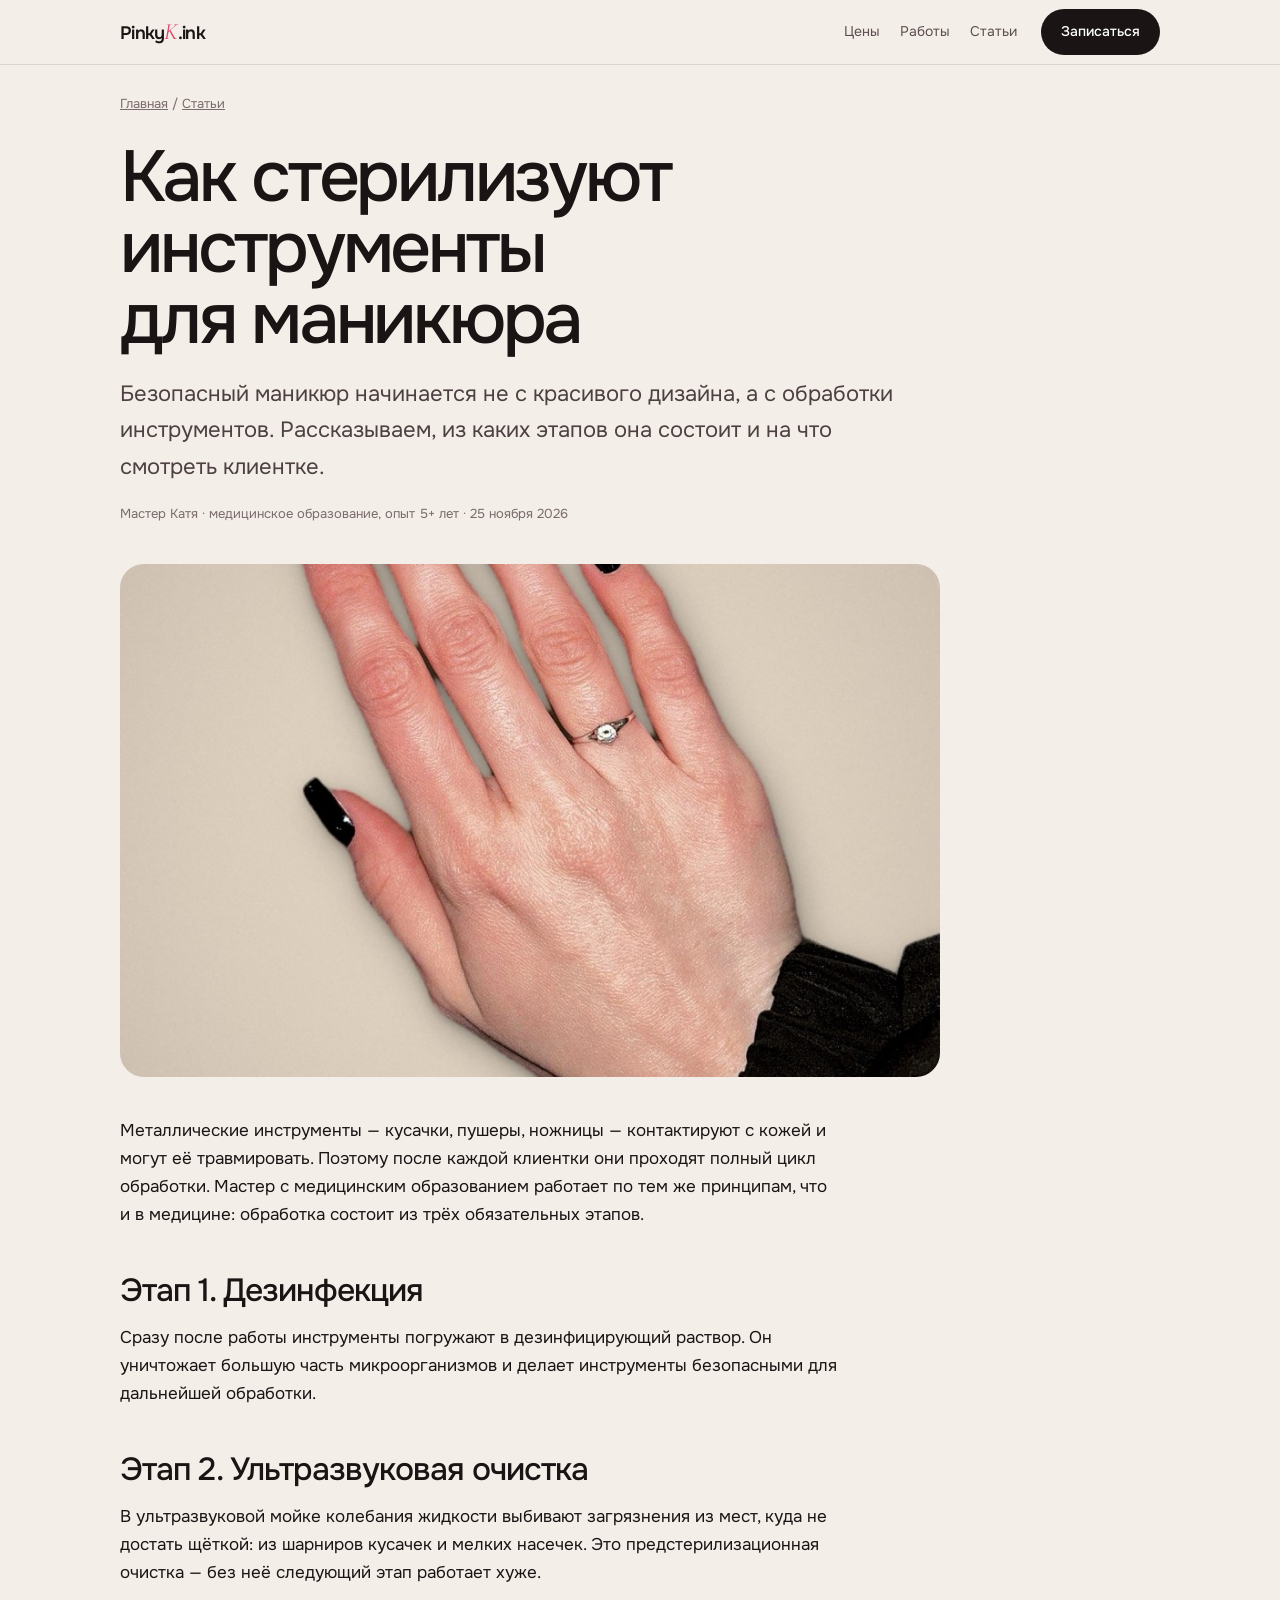
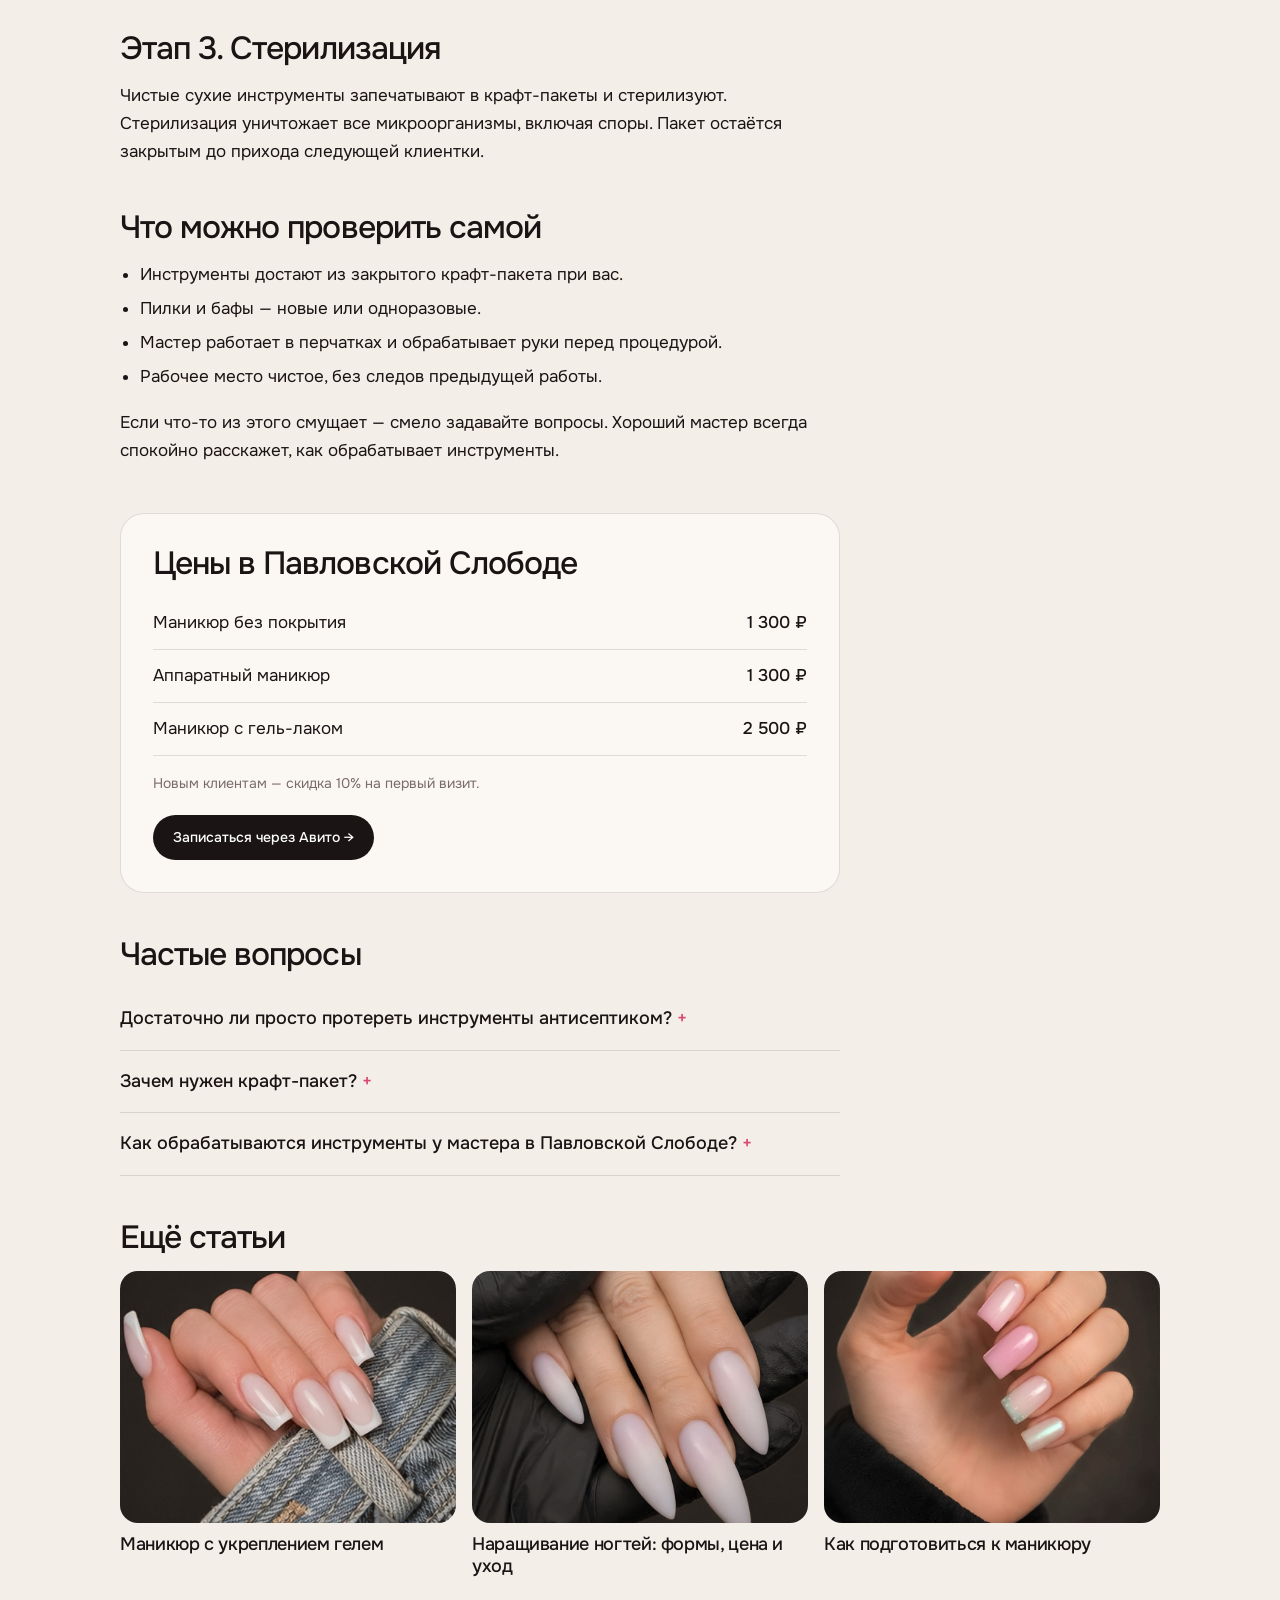
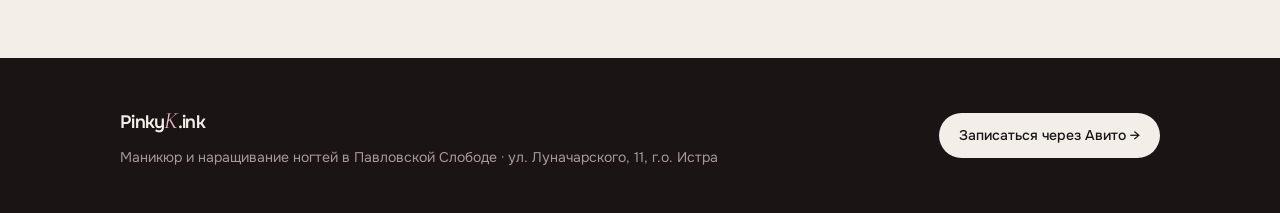
<file: stati/sterilizaciya-instrumentov-dlya-manikyura/index.html>
<!doctype html>
<html lang="ru">
<head>
<meta charset="utf-8">
<meta name="viewport" content="width=device-width, initial-scale=1, viewport-fit=cover">
<meta name="theme-color" content="#f4eee8">
<link rel="icon" href="/favicon.ico" sizes="48x48">
<link rel="icon" href="/favicon.svg" type="image/svg+xml">
<link rel="apple-touch-icon" href="/apple-touch-icon.png">
<link rel="preconnect" href="https://mc.yandex.ru">
<link rel="preconnect" href="https://fonts.googleapis.com">
<link rel="preconnect" href="https://fonts.gstatic.com" crossorigin>
<link href="https://fonts.googleapis.com/css2?family=Cormorant+Garamond:ital,wght@1,400;1,500&family=Onest:wght@400;500;600&display=swap" rel="stylesheet">
<link rel="stylesheet" href="/stati/stati.css">
<script>
window.PK_YM_ID=114680630;
(function(m,e,t,r,i,k,a){m[i]=m[i]||function(){(m[i].a=m[i].a||[]).push(arguments)};m[i].l=1*new Date();for(var j=0;j<document.scripts.length;j++){if(document.scripts[j].src===r){return;}}k=e.createElement(t),a=e.getElementsByTagName(t)[0],k.async=1,k.src=r,a.parentNode.insertBefore(k,a)})(window,document,"script","https://mc.yandex.ru/metrika/tag.js","ym");
ym(114680630,"init",{clickmap:true,trackLinks:true,accurateTrackBounce:true,webvisor:true});
</script>
<noscript><div><img src="https://mc.yandex.ru/watch/114680630" style="position:absolute;left:-9999px;" alt=""></div></noscript>
<title>Стерилизация инструментов для маникюра: 3 этапа, о которых стоит спросить мастера | PinkyK.ink</title>
<meta name="description" content="Дезинфекция, ультразвуковая очистка и стерилизация: из чего состоит обработка маникюрных инструментов и как понять, что мастер делает это правильно.">
<link rel="canonical" href="https://pinkyk.ink/stati/sterilizaciya-instrumentov-dlya-manikyura/">
<meta property="og:type" content="article">
<meta property="og:locale" content="ru_RU">
<meta property="og:site_name" content="PinkyK.ink">
<meta property="og:title" content="Стерилизация инструментов для маникюра: 3 этапа, о которых стоит спросить мастера">
<meta property="og:description" content="Дезинфекция, ультразвуковая очистка и стерилизация: из чего состоит обработка маникюрных инструментов и как понять, что мастер делает это правильно.">
<meta property="og:image" content="https://pinkyk.ink/img/05.jpg">
<meta property="og:url" content="https://pinkyk.ink/stati/sterilizaciya-instrumentov-dlya-manikyura/">
<meta property="article:published_time" content="2026-11-25">
<script type="application/ld+json">{"@context": "https://schema.org", "@graph": [{"@type": "Article", "headline": "Стерилизация инструментов для маникюра: 3 этапа, о которых стоит спросить мастера", "description": "Дезинфекция, ультразвуковая очистка и стерилизация: из чего состоит обработка маникюрных инструментов и как понять, что мастер делает это правильно.", "image": "https://pinkyk.ink/img/05.jpg", "datePublished": "2026-11-25", "dateModified": "2026-11-25", "inLanguage": "ru-RU", "mainEntityOfPage": "https://pinkyk.ink/stati/sterilizaciya-instrumentov-dlya-manikyura/", "author": {"@type": "Person", "name": "Катя", "jobTitle": "Мастер маникюра"}, "publisher": {"@type": "Organization", "name": "PinkyK.ink", "logo": {"@type": "ImageObject", "url": "https://pinkyk.ink/icon-512.png"}}, "about": {"@id": "https://pinkyk.ink/#business"}}, {"@type": "BreadcrumbList", "itemListElement": [{"@type": "ListItem", "position": 1, "name": "Главная", "item": "https://pinkyk.ink/"}, {"@type": "ListItem", "position": 2, "name": "Статьи", "item": "https://pinkyk.ink/stati/"}, {"@type": "ListItem", "position": 3, "name": "Как стерилизуют инструменты для маникюра", "item": "https://pinkyk.ink/stati/sterilizaciya-instrumentov-dlya-manikyura/"}]}, {"@type": "FAQPage", "mainEntity": [{"@type": "Question", "name": "Достаточно ли просто протереть инструменты антисептиком?", "acceptedAnswer": {"@type": "Answer", "text": "Нет. Антисептик для кожи не заменяет ни дезинфекцию, ни стерилизацию инструментов."}}, {"@type": "Question", "name": "Зачем нужен крафт-пакет?", "acceptedAnswer": {"@type": "Answer", "text": "Он сохраняет инструменты стерильными после обработки. Пакет вскрывают непосредственно перед процедурой."}}, {"@type": "Question", "name": "Как обрабатываются инструменты у мастера в Павловской Слободе?", "acceptedAnswer": {"@type": "Answer", "text": "Полный цикл: дезинфекция, ультразвуковая очистка и стерилизация после каждой клиентки."}}]}]}</script>
</head>
<body>
<header class="top"><div class="wrap">
  <a href="/" class="brand">Pinky<em>K</em>.ink</a>
  <nav><a href="/#prices">Цены</a><a href="/#works">Работы</a><a href="/stati/">Статьи</a></nav>
  <a class="cta" href="https://www.avito.ru/pavlovskaya_sloboda/predlozheniya_uslug/manikyur_pavlovskaya_sloboda_8549696573" data-goal="avito_click" data-place="article_nav" target="_blank" rel="noopener">Записаться</a>
</div></header>
<main class="wrap art">
  <nav class="crumbs" aria-label="Хлебные крошки"><a href="/">Главная</a> / <a href="/stati/">Статьи</a></nav>
  <header class="ahead">
    <h1>Как стерилизуют инструменты для маникюра</h1>
    <p class="lead">Безопасный маникюр начинается не с красивого дизайна, а с обработки инструментов. Рассказываем, из каких этапов она состоит и на что смотреть клиентке.</p>
    <p class="meta">Мастер Катя · медицинское образование, опыт 5+ лет · <time datetime="2026-11-25">25 ноября 2026</time></p>
  </header>
  <figure class="cover"><img src="/img/05.jpg" alt="Как стерилизуют инструменты для маникюра — работа мастера PinkyK.ink" width="900" height="900"></figure>
  <article class="txt">
<p>Металлические инструменты — кусачки, пушеры, ножницы — контактируют с кожей и могут её травмировать. Поэтому после каждой клиентки они проходят полный цикл обработки. Мастер с медицинским образованием работает по тем же принципам, что и в медицине: обработка состоит из трёх обязательных этапов.</p>
<h2>Этап 1. Дезинфекция</h2>
<p>Сразу после работы инструменты погружают в дезинфицирующий раствор. Он уничтожает большую часть микроорганизмов и делает инструменты безопасными для дальнейшей обработки.</p>
<h2>Этап 2. Ультразвуковая очистка</h2>
<p>В ультразвуковой мойке колебания жидкости выбивают загрязнения из мест, куда не достать щёткой: из шарниров кусачек и мелких насечек. Это предстерилизационная очистка — без неё следующий этап работает хуже.</p>
<h2>Этап 3. Стерилизация</h2>
<p>Чистые сухие инструменты запечатывают в крафт-пакеты и стерилизуют. Стерилизация уничтожает все микроорганизмы, включая споры. Пакет остаётся закрытым до прихода следующей клиентки.</p>
<h2>Что можно проверить самой</h2>
<ul>
<li>Инструменты достают из закрытого крафт-пакета при вас.</li>
<li>Пилки и бафы — новые или одноразовые.</li>
<li>Мастер работает в перчатках и обрабатывает руки перед процедурой.</li>
<li>Рабочее место чистое, без следов предыдущей работы.</li>
</ul>
<p>Если что-то из этого смущает — смело задавайте вопросы. Хороший мастер всегда спокойно расскажет, как обрабатывает инструменты.</p>
</article>
  <aside class="box"><h2>Цены в Павловской Слободе</h2><div class="pr"><span>Маникюр без покрытия</span><b>1 300 ₽</b></div><div class="pr"><span>Аппаратный маникюр</span><b>1 300 ₽</b></div><div class="pr"><span>Маникюр с гель-лаком</span><b>2 500 ₽</b></div><p class="note">Новым клиентам — скидка 10% на первый визит.</p>
  <a class="btn" href="https://www.avito.ru/pavlovskaya_sloboda/predlozheniya_uslug/manikyur_pavlovskaya_sloboda_8549696573" data-goal="avito_click" data-place="article_sterilizaciya-instrumentov-dlya-manikyura" target="_blank" rel="noopener">Записаться через Авито →</a></aside>
  <section class="faq"><h2>Частые вопросы</h2><details><summary>Достаточно ли просто протереть инструменты антисептиком?</summary><p>Нет. Антисептик для кожи не заменяет ни дезинфекцию, ни стерилизацию инструментов.</p></details><details><summary>Зачем нужен крафт-пакет?</summary><p>Он сохраняет инструменты стерильными после обработки. Пакет вскрывают непосредственно перед процедурой.</p></details><details><summary>Как обрабатываются инструменты у мастера в Павловской Слободе?</summary><p>Полный цикл: дезинфекция, ультразвуковая очистка и стерилизация после каждой клиентки.</p></details></section>
  <section class="more"><h2>Ещё статьи</h2><div class="cards"><a class="card" href="/stati/manikyur-s-ukrepleniem-gelem/"><img src="/img/03.jpg" alt="" loading="lazy" width="900" height="900"><span>Маникюр с укреплением гелем</span></a><a class="card" href="/stati/naraschivanie-nogtey-formy-i-uhod/"><img src="/img/07.jpg" alt="" loading="lazy" width="900" height="900"><span>Наращивание ногтей: формы, цена и уход</span></a><a class="card" href="/stati/kak-podgotovitsya-k-manikyuru/"><img src="/img/12.jpg" alt="" loading="lazy" width="900" height="900"><span>Как подготовиться к маникюру</span></a></div></section>
</main>
<footer class="foot"><div class="wrap">
  <div><a href="/" class="brand">Pinky<em>K</em>.ink</a><p>Маникюр и наращивание ногтей в Павловской Слободе · ул. Луначарского, 11, г.о. Истра</p></div>
  <a class="btn" href="https://www.avito.ru/pavlovskaya_sloboda/predlozheniya_uslug/manikyur_pavlovskaya_sloboda_8549696573" data-goal="avito_click" data-place="article_footer" target="_blank" rel="noopener">Записаться через Авито →</a>
</div></footer>
<script src="/js/track.js" defer></script>
</body>
</html>
</file>
<file: stati/stati.css>
:root{--cream:#f4eee8;--paper:#fbf7f3;--ink:#1a1415;--mute:#7a6b6d;--line:rgba(26,20,21,.12);--rose:#f2b8c6;--hot:#d9486f;--blush:#f8dfe3;--pad:clamp(16px,4vw,40px);--sans:Onest,system-ui,-apple-system,"Segoe UI",sans-serif;--serif:"Cormorant Garamond",Georgia,serif}
*{box-sizing:border-box;margin:0;padding:0}
html{-webkit-text-size-adjust:100%;scroll-behavior:smooth}
body{background:var(--cream);color:var(--ink);font:400 17px/1.65 var(--sans);-webkit-font-smoothing:antialiased}
a{color:inherit}
img{display:block;max-width:100%;height:auto}
.wrap{max-width:1120px;margin:0 auto;padding:0 var(--pad)}
em{font-family:var(--serif);font-style:italic;font-weight:400}
.top{position:sticky;top:0;z-index:10;background:rgba(244,238,232,.86);backdrop-filter:blur(14px);-webkit-backdrop-filter:blur(14px);border-bottom:1px solid var(--line)}
.top .wrap{display:flex;align-items:center;gap:24px;height:64px}
.brand{font-weight:600;font-size:18px;letter-spacing:-.04em;text-decoration:none}
.brand em{font-size:1.3em;color:var(--hot)}
.top nav{display:flex;gap:20px;margin-left:auto;font-size:14px}
.top nav a{text-decoration:none;color:#5c4e50}
.top nav a:hover{color:var(--ink)}
.cta,.btn{display:inline-flex;align-items:center;gap:8px;background:var(--ink);color:#fff;text-decoration:none;border-radius:999px;padding:11px 20px;font-size:14px;font-weight:500;white-space:nowrap;transition:background .25s}
.cta:hover,.btn:hover{background:var(--hot)}
.art{padding-top:28px;padding-bottom:80px}
.crumbs{font-size:13px;color:var(--mute);margin-bottom:28px}
.crumbs a{color:var(--mute)}
.ahead{max-width:820px}
h1{font-size:clamp(36px,6vw,72px);line-height:.98;letter-spacing:-.045em;font-weight:500;text-wrap:balance}
.lead{font-size:clamp(18px,1.8vw,22px);color:#4d4042;margin-top:22px;text-wrap:pretty}
.meta{font-size:13px;color:var(--mute);margin-top:18px}
.cover{margin:40px 0;max-width:820px}
.cover img{border-radius:24px;aspect-ratio:16/10;object-fit:cover;width:100%}
.txt{max-width:720px}
.txt h2,.box h2,.faq h2,.more h2{font-size:clamp(24px,2.6vw,32px);letter-spacing:-.03em;font-weight:500;line-height:1.15;margin:44px 0 14px;text-wrap:balance}
.txt p{margin:0 0 16px;text-wrap:pretty}
.txt ul,.txt ol{margin:0 0 18px 1.2em}
.txt li{margin:6px 0}
.txt b{font-weight:600}
.box{max-width:720px;margin-top:48px;background:var(--paper);border:1px solid var(--line);border-radius:24px;padding:clamp(20px,3vw,32px)}
.box h2{margin-top:0}
.pr{display:flex;justify-content:space-between;gap:16px;padding:12px 0;border-bottom:1px solid var(--line)}
.pr b{font-weight:500;white-space:nowrap}
.note{font-size:14px;color:var(--mute);margin:16px 0 20px}
.faq{max-width:720px}
.faq details{border-bottom:1px solid var(--line);padding:16px 0}
.faq summary{cursor:pointer;font-weight:500;font-size:18px;list-style:none}
.faq summary::-webkit-details-marker{display:none}
.faq summary::after{content:" +";color:var(--hot)}
.faq details[open] summary::after{content:" −"}
.faq p{margin-top:10px;color:#4d4042}
.cards{display:grid;grid-template-columns:repeat(3,1fr);gap:16px}
.cards.grid{grid-template-columns:repeat(2,1fr);margin-top:40px;gap:20px}
.card{text-decoration:none;display:flex;flex-direction:column;gap:10px}
.card img{border-radius:18px;aspect-ratio:4/3;object-fit:cover;width:100%;transition:transform .6s cubic-bezier(.16,1,.3,1)}
.card:hover img{transform:scale(1.02)}
.card span{font-weight:500;font-size:18px;letter-spacing:-.02em;line-height:1.25}
.card small{color:var(--mute);font-size:15px;line-height:1.5}
.foot{background:var(--ink);color:var(--cream);padding:44px 0 calc(44px + env(safe-area-inset-bottom))}
.foot .wrap{display:flex;justify-content:space-between;align-items:center;gap:24px;flex-wrap:wrap}
.foot p{color:#a8979a;font-size:14px;margin-top:6px}
.foot .brand em{color:var(--rose)}
.foot .btn{background:var(--cream);color:var(--ink)}
.foot .btn:hover{background:var(--rose)}
@media (max-width:760px){.top nav{display:none}.top .cta{margin-left:auto}.cards,.cards.grid{grid-template-columns:1fr}}
</file>
